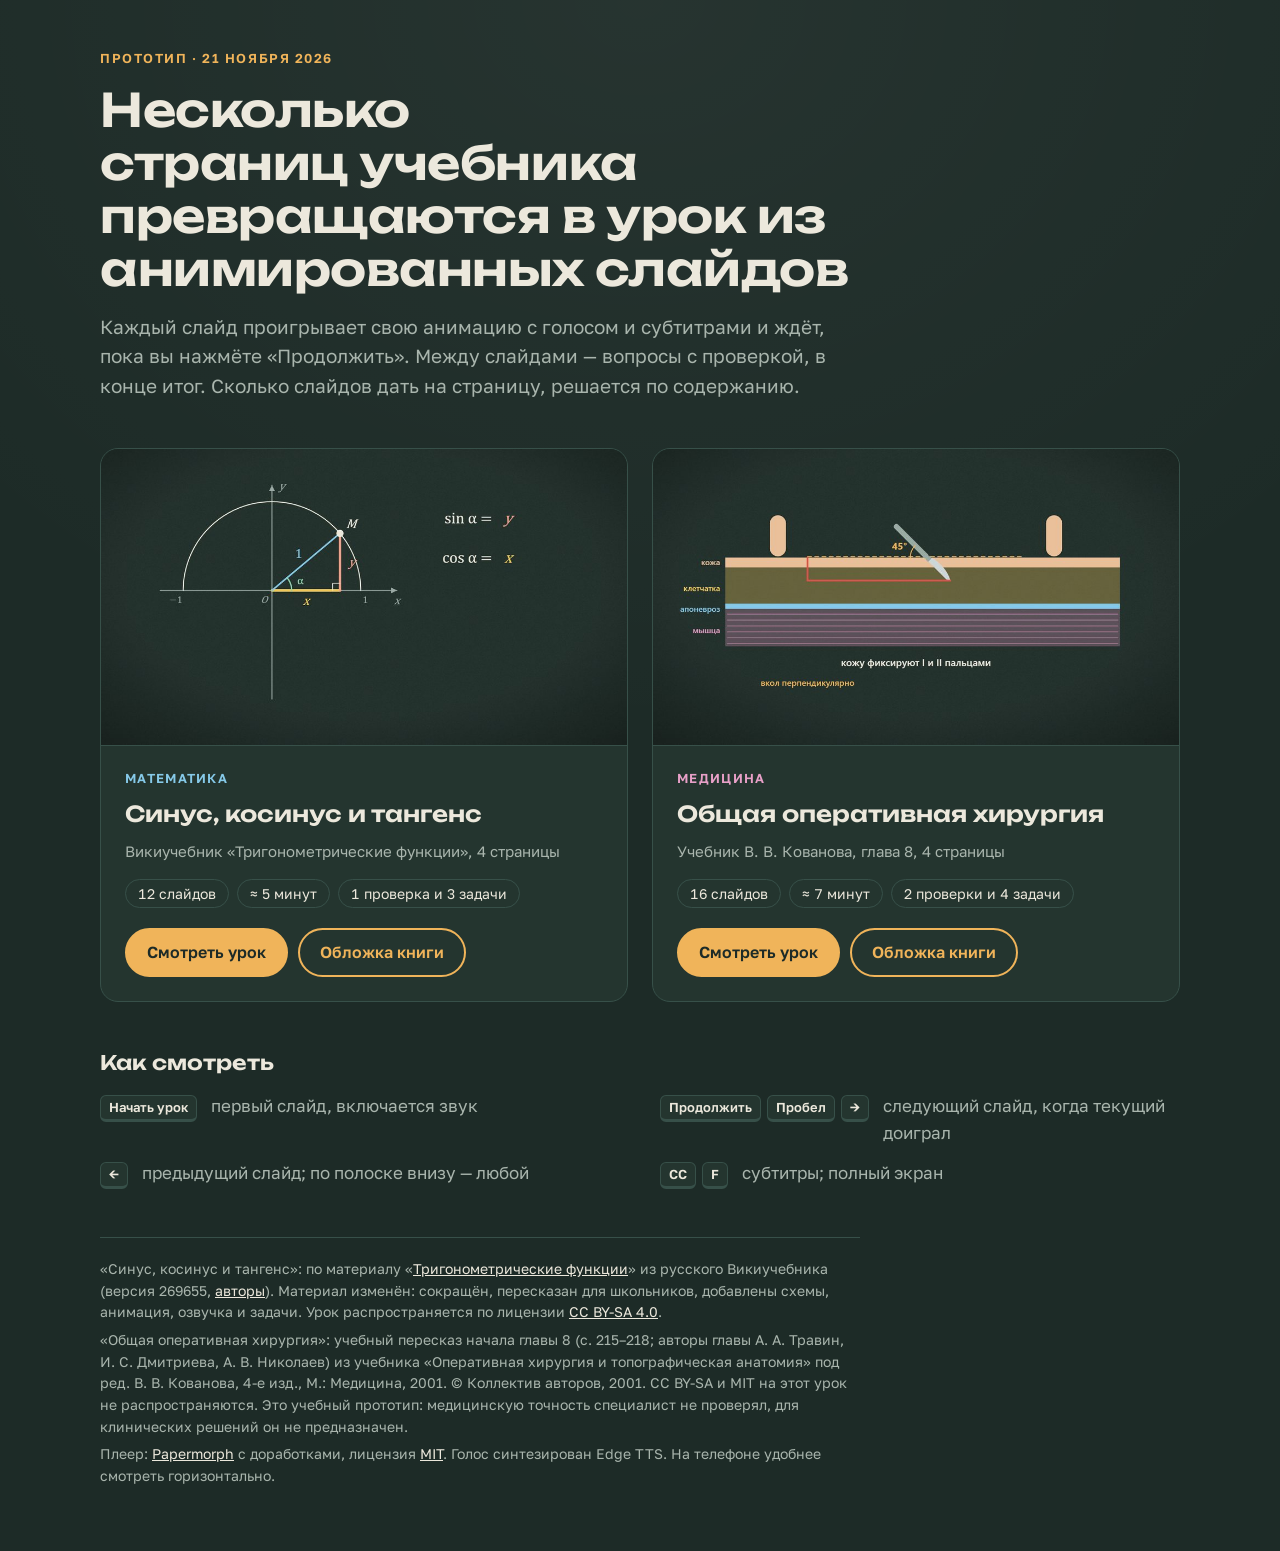
<file: index.html>
<!doctype html>
<html lang="ru">
<head>
<meta charset="utf-8">
<meta name="viewport" content="width=device-width, initial-scale=1, viewport-fit=cover">
<meta name="robots" content="noindex">
<title>Учебники в слайдах</title>
<link rel="preconnect" href="https://fonts.googleapis.com">
<link rel="preconnect" href="https://fonts.gstatic.com" crossorigin>
<link rel="stylesheet" href="https://fonts.googleapis.com/css2?family=Golos+Text:wght@400;500;600&family=Unbounded:wght@500;600&display=swap">
<style>
/* Layout: one chalkboard column — the thesis, two lesson cards side by side (stacked on a phone), then the keys.
   A single dark look on purpose: it is the board the lessons themselves are drawn on. */
:root {
  --board: #1d2b27;      /* the lessons' chalkboard */
  --panel: #24352f;      /* a card on the board */
  --edge: #375049;
  --chalk: #ece8dc;      /* text */
  --dim: #a9b5ad;        /* secondary text, 7:1 on the board */
  --task: #f0b45a;       /* the lessons' own orange: actions */
  --sky: #86c9e8;        /* maths card */
  --font-display: "Unbounded", "Segoe UI", system-ui, sans-serif;
  --font-body: "Golos Text", "Segoe UI", system-ui, -apple-system, sans-serif;
  color-scheme: dark;
}
body {
  background: var(--board); color: var(--chalk); font: 17px/1.55 var(--font-body);
  padding-left: max(16px, env(safe-area-inset-left, 0px)); padding-right: max(16px, env(safe-area-inset-right, 0px));
  padding-block: 48px 64px;
  background-image: radial-gradient(120% 80% at 50% 0%, rgba(255, 255, 255, .045), transparent 60%);
}
.wrap { max-width: 1080px; margin: 0 auto; display: grid; gap: 48px; }
header { display: grid; gap: 16px; max-width: 760px; }
.eyebrow { font-size: 13px; letter-spacing: .12em; text-transform: uppercase; color: var(--task); font-weight: 600; margin: 0; }
h1 { font: 600 clamp(28px, 4.4vw, 46px)/1.15 var(--font-display); margin: 0; text-wrap: balance; letter-spacing: -.01em; }
.lede { margin: 0; color: var(--dim); font-size: 19px; max-width: 64ch; }
.lessons { display: grid; grid-template-columns: repeat(auto-fit, minmax(min(100%, 420px), 1fr)); gap: 24px; }
.lesson { background: var(--panel); border: 1px solid var(--edge); border-radius: 18px; overflow: hidden; display: grid; grid-template-rows: auto 1fr; min-width: 0; }
.lesson img { display: block; width: 100%; height: auto; max-width: 100%; aspect-ratio: 16 / 9; object-fit: cover; border-bottom: 1px solid var(--edge); }
.body { padding: 22px 24px 24px; display: grid; gap: 12px; align-content: start; }
.subject { font-size: 13px; letter-spacing: .1em; text-transform: uppercase; font-weight: 600; margin: 0; }
.lesson.maths .subject { color: var(--sky); }
.lesson.surgery .subject { color: #e8a0c8; }
h2 { font: 600 22px/1.25 var(--font-display); margin: 0; text-wrap: balance; }
.source { margin: 0; color: var(--dim); font-size: 15px; }
.facts { display: flex; flex-wrap: wrap; gap: 8px; margin: 4px 0 0; padding: 0; list-style: none; }
.facts li { border: 1px solid var(--edge); border-radius: 999px; padding: 3px 12px; font-size: 14px; color: var(--chalk); font-variant-numeric: tabular-nums; }
.acts { display: flex; flex-wrap: wrap; gap: 10px; margin-top: 8px; }
.btn { display: inline-flex; align-items: center; gap: 8px; text-decoration: none; font-weight: 600; font-size: 16px; border-radius: 999px; padding: 10px 20px; border: 2px solid var(--task); }
.btn.go { background: var(--task); color: #1d2b27; }
.btn.quiet { color: var(--task); }
.btn:hover { filter: brightness(1.08); }
.btn:focus-visible { outline: 3px solid var(--chalk); outline-offset: 3px; }
.how { display: grid; gap: 18px; }
.how h2 { font-size: 20px; }
.keys { display: grid; grid-template-columns: repeat(auto-fit, minmax(min(100%, 460px), 1fr)); gap: 14px 40px; margin: 0; }
.keys div { display: grid; grid-template-columns: max-content minmax(0, 1fr); gap: 14px; align-items: baseline; min-width: 0; }
.keys dt { display: flex; gap: 6px; flex-wrap: wrap; }
.keys dd { margin: 0; color: var(--dim); min-width: 0; }
kbd { font: 600 13px/1 var(--font-body); color: var(--chalk); border: 1px solid var(--edge); border-bottom-width: 3px; border-radius: 6px; padding: 5px 8px; background: var(--panel); white-space: nowrap; }
footer { color: var(--dim); font-size: 14px; border-top: 1px solid var(--edge); padding-top: 20px; display: grid; gap: 6px; max-width: 760px; }
footer p { margin: 0; }
@media (prefers-reduced-motion: no-preference) { .btn { transition: filter .15s; } }
body { margin: 0; }
footer a { color: var(--chalk); }
</style>
</head>
<body>

<div class="wrap">
  <header>
    <p class="eyebrow">Прототип · 21 ноября 2026</p>
    <h1>Несколько страниц учебника превращаются в урок из анимированных слайдов</h1>
    <p class="lede">Каждый слайд проигрывает свою анимацию с голосом и субтитрами и ждёт, пока вы нажмёте «Продолжить». Между слайдами — вопросы с проверкой, в конце итог. Сколько слайдов дать на страницу, решается по содержанию.</p>
  </header>

  <section class="lessons" aria-label="Уроки">
    <article class="lesson maths">
      <img src="img/trig.jpg" alt="Слайд урока: единичная окружность, точка M, синус и косинус как координаты" width="960" height="540">
      <div class="body">
        <p class="subject">Математика</p>
        <h2>Синус, косинус и тангенс</h2>
        <p class="source">Викиучебник «Тригонометрические функции», 4 страницы</p>
        <ul class="facts"><li>12 слайдов</li><li>≈ 5 минут</li><li>1 проверка и 3 задачи</li></ul>
        <div class="acts">
          <a class="btn go" href="trigonometry-ru/ch01/index.html">Смотреть урок</a>
          <a class="btn quiet" href="trigonometry-ru/index.html">Обложка книги</a>
        </div>
      </div>
    </article>
    <article class="lesson surgery">
      <img src="img/surgery.jpg" alt="Слайд урока: разрез кожи скальпелем под углом 45° через кожу и клетчатку" width="960" height="540">
      <div class="body">
        <p class="subject">Медицина</p>
        <h2>Общая оперативная хирургия</h2>
        <p class="source">Учебник В. В. Кованова, глава 8, 4 страницы</p>
        <ul class="facts"><li>16 слайдов</li><li>≈ 7 минут</li><li>2 проверки и 4 задачи</li></ul>
        <div class="acts">
          <a class="btn go" href="kovanov-ru/ch01/index.html">Смотреть урок</a>
          <a class="btn quiet" href="kovanov-ru/index.html">Обложка книги</a>
        </div>
      </div>
    </article>
  </section>

  <section class="how" aria-labelledby="howTitle">
    <h2 id="howTitle">Как смотреть</h2>
    <dl class="keys">
      <div><dt><kbd>Начать урок</kbd></dt><dd>первый слайд, включается звук</dd></div>
      <div><dt><kbd>Продолжить</kbd><kbd>Пробел</kbd><kbd>→</kbd></dt><dd>следующий слайд, когда текущий доиграл</dd></div>
      <div><dt><kbd>←</kbd></dt><dd>предыдущий слайд; по полоске внизу — любой</dd></div>
      <div><dt><kbd>CC</kbd><kbd>F</kbd></dt><dd>субтитры; полный экран</dd></div>
    </dl>
  </section>

  <footer>
    <p>«Синус, косинус и тангенс»: по материалу «<a href="https://ru.wikibooks.org/w/index.php?oldid=269655" target="_blank" rel="noopener">Тригонометрические функции</a>» из русского Викиучебника (версия 269655, <a href="https://ru.wikibooks.org/w/index.php?curid=31015&amp;action=history" target="_blank" rel="noopener">авторы</a>). Материал изменён: сокращён, пересказан для школьников, добавлены схемы, анимация, озвучка и задачи. Урок распространяется по лицензии <a href="https://creativecommons.org/licenses/by-sa/4.0/deed.ru" target="_blank" rel="noopener">CC BY-SA 4.0</a>.</p>
    <p>«Общая оперативная хирургия»: учебный пересказ начала главы 8 (с. 215–218; авторы главы А. А. Травин, И. С. Дмитриева, А. В. Николаев) из учебника «Оперативная хирургия и топографическая анатомия» под ред. В. В. Кованова, 4-е изд., М.: Медицина, 2001. © Коллектив авторов, 2001. CC BY-SA и MIT на этот урок не распространяются. Это учебный прототип: медицинскую точность специалист не проверял, для клинических решений он не предназначен.</p>
    <p>Плеер: <a href="https://github.com/DozenTwelve/Papermorph" target="_blank" rel="noopener">Papermorph</a> с доработками, лицензия <a href="LICENSE.txt">MIT</a>. Голос синтезирован Edge TTS. На телефоне удобнее смотреть горизонтально.</p>
  </footer>
</div>
</body>
</html>
</file>
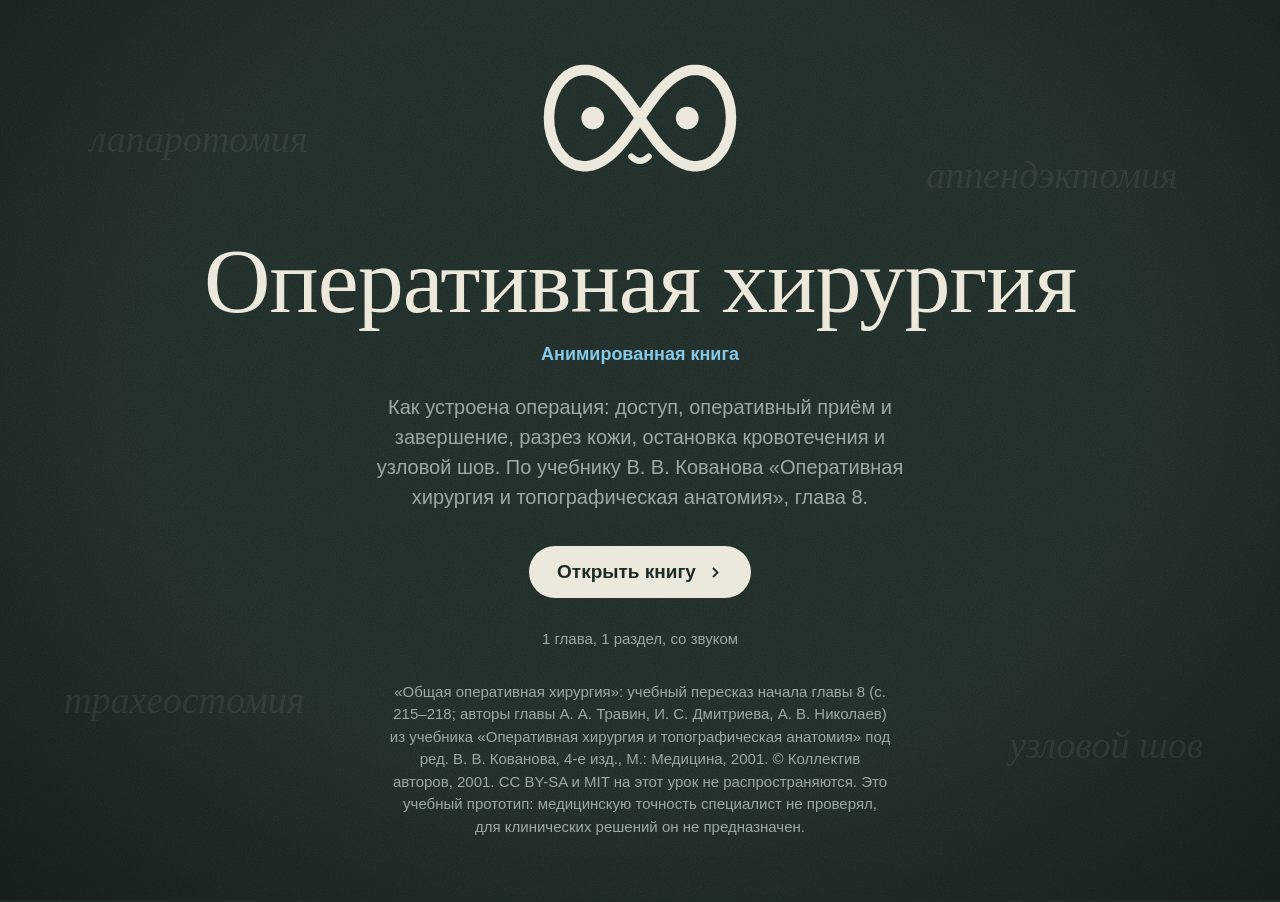
<file: kovanov-ru/index.html>
<!doctype html>
<html lang="ru">
<head>
<meta charset="utf-8">
<meta name="viewport" content="width=device-width, initial-scale=1">
<meta name="robots" content="noindex">
<title>Оперативная хирургия</title>
<meta name="description" content="Общая оперативная хирургия: этапы операции, разъединение тканей, остановка кровотечения, швы и инструменты. По учебнику под ред. В. В. Кованова.">
<link rel="icon" href="data:image/svg+xml,%3Csvg xmlns='http://www.w3.org/2000/svg' viewBox='0 0 64 64'%3E%3Crect width='64' height='64' rx='14' fill='%231d2b27'/%3E%3Ctext x='32' y='45' text-anchor='middle' font-size='48' fill='%23f0b45a'%3E∞%3C/text%3E%3C/svg%3E">
<link rel="stylesheet" href="lib/units.css">
<link rel="stylesheet" href="lib/contents.css">
<script src="lib/units.js"></script>
<script src="lib/contents.js"></script>
<script src="unit-art.js"></script>
<!-- <script src="refs.js"></script>  a book that cites works: its reference list, built by the skill's scripts/refs.py -->
<link rel="expect" href="#ch01" blocking="render">
<!-- The book's own look, if it differs from the chalkboard: override the tokens of lib/contents.css here. A light look
     sets them all, since the chapter cards (--panel) and their text (--chalk, --dim) change together, and replaces the
     chalkboard's dark vignette (body::before); the notebook books' cover (site/physics-notebook/) draws lined paper there:
<style>
:root { --page: #d9d3c4; --board: #fcfaf3; --panel: #fffdf8; --edge: #d4ccb8;
  --chalk: #26241f; --dim: #6c665a; --faint: #a39b8a; --task: #c4327a; --quiz: #2a7dbb; --good: #2f8a54;
  --top-bg: rgba(252, 250, 243, .9); --top-line: #ddd5c3; --lift: rgba(60, 50, 30, .18); color-scheme: light; }
body::before { background: none; }
</style> -->
</head>
<body>
<section id="cover">
  <div class="chalk" aria-hidden="true"><!-- a few faint formulas or phrases from the book, drawn in chalk -->
    <span style="left:7%;top:13%;--d:1.6">лапаротомия</span>
    <span style="right:8%;top:17%;--d:1.9">аппендэктомия</span>
    <span style="left:5%;bottom:20%;--d:2.2">трахеостомия</span>
    <span style="right:6%;bottom:15%;--d:2.5">узловой шов</span>
  </div>
  <svg class="mascot draw" id="guide" width="210" height="147" aria-hidden="true"></svg>
  <h1>Оперативная хирургия</h1>
  <p class="kicker">Анимированная книга</p>
  <p class="lede">Как устроена операция: доступ, оперативный приём и завершение, разрез кожи, остановка кровотечения и узловой шов. По учебнику В. В. Кованова «Оперативная хирургия и топографическая анатомия», глава 8.</p>
  <div class="acts">
    <a class="btn go" href="#contents" data-t="open">Open the book<svg viewBox="0 0 16 16" aria-hidden="true"><path d="M6 2.5 11.5 8 6 13.5 4.6 12.1 8.7 8 4.6 3.9z"/></svg></a>
    <a class="btn quiet" id="resume" hidden></a>
  </div>
  <p class="meta" id="meta"></p>
  <p class="meta" style="max-width:60ch">«Общая оперативная хирургия»: учебный пересказ начала главы 8 (с. 215–218; авторы главы А. А. Травин, И. С. Дмитриева, А. В. Николаев) из учебника «Оперативная хирургия и топографическая анатомия» под ред. В. В. Кованова, 4-е изд., М.: Медицина, 2001. © Коллектив авторов, 2001. CC BY-SA и MIT на этот урок не распространяются. Это учебный прототип: медицинскую точность специалист не проверял, для клинических решений он не предназначен.</p>
</section>

<main id="contents">
  <header class="top">
    <a class="home" href="#book" aria-label="Back to the cover" data-t-label="toCover"><svg class="mascot" id="guideSmall" width="52" height="36" aria-hidden="true"></svg><strong>Оперативная хирургия</strong></a>
    <span class="prog" id="prog"></span>
  </header>
  <div id="units"></div>
  <p class="refs-more" id="refsMore" hidden><a href="#references"><b data-t="references">References</b><span id="refsCount"></span><i data-t="viewAll">View all →</i></a></p>
</main>

<main id="refpage" aria-labelledby="refsTitle">
  <header class="top">
    <a class="back" href="#contents" data-t="backToContents">← Contents</a>
    <span class="rp-book" id="rpBook"></span>
  </header>
  <section class="refs" id="references">
    <h1 id="refsTitle" tabindex="-1" data-t="references">References</h1>
    <p class="lead" data-t="refsLead">Every work cited in the lessons.</p>
    <ol id="refList"></ol>
  </section>
</main>

<script>
// Units and chapters are numbered in order from start (a book whose scope starts mid-way, e.g. at unit 3, chapter 9,
// keeps the original numbers). Add a chapter here when its lesson is ready.
Contents.book({
  start: { unit: 1, chapter: 1 },
  units: [   // [unit title, [[chapter title, minutes], ...]]
    ['Общая оперативная хирургия', [['Общая оперативная хирургия', 7]]],
  ],
  hues: ['#f4a48c', '#86c9e8', '#f3c95c', '#e8a0c8', '#8fd6b0', '#bba8ee', '#f0b45a'],   // one colour per unit, cycling
});
</script>
</body>
</html>
</file>
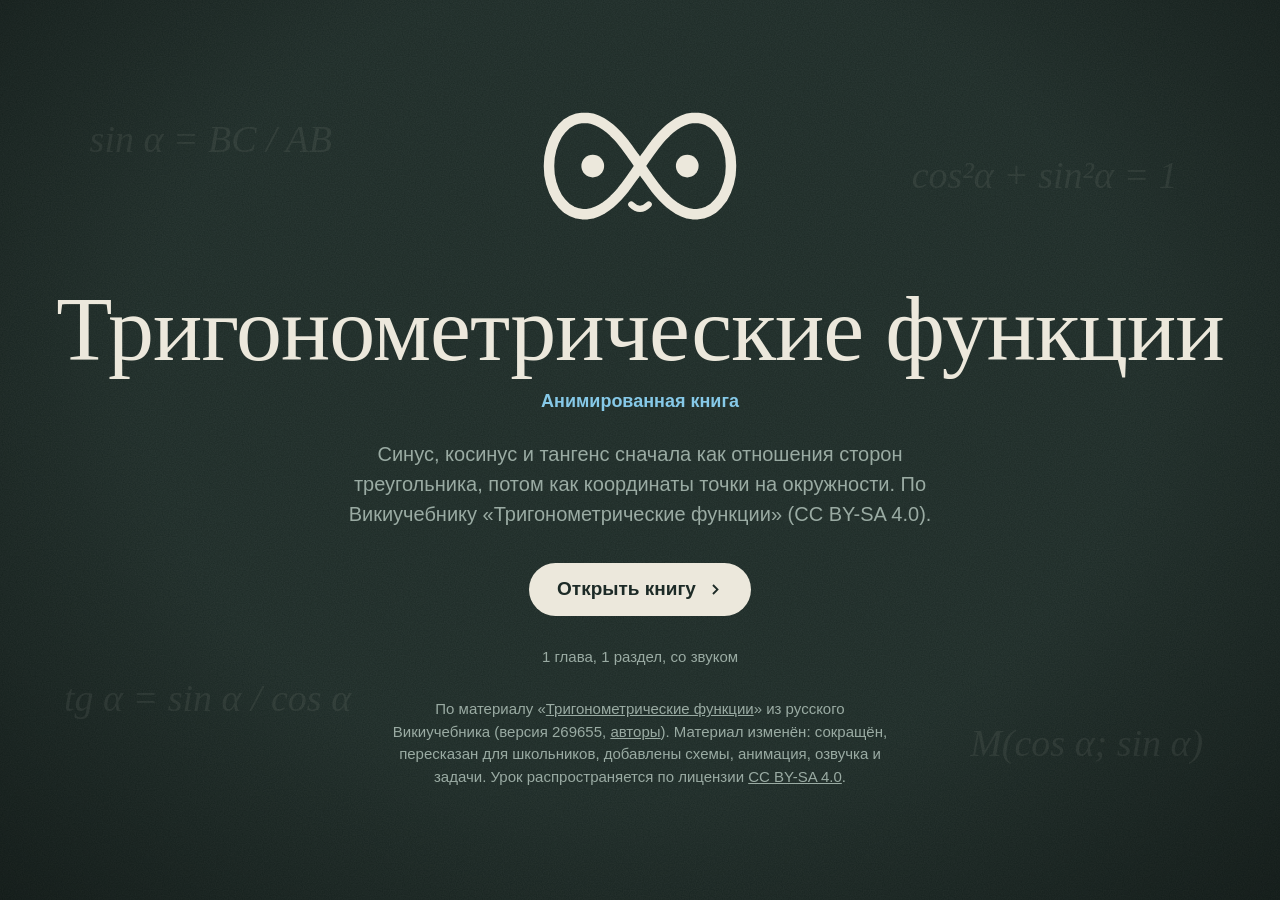
<file: trigonometry-ru/index.html>
<!doctype html>
<html lang="ru">
<head>
<meta charset="utf-8">
<meta name="viewport" content="width=device-width, initial-scale=1">
<meta name="robots" content="noindex">
<title>Тригонометрические функции</title>
<meta name="description" content="Синус, косинус и тангенс: от прямоугольного треугольника к единичной окружности. По Викиучебнику, CC BY-SA 4.0.">
<link rel="icon" href="data:image/svg+xml,%3Csvg xmlns='http://www.w3.org/2000/svg' viewBox='0 0 64 64'%3E%3Crect width='64' height='64' rx='14' fill='%231d2b27'/%3E%3Ctext x='32' y='45' text-anchor='middle' font-size='48' fill='%23f0b45a'%3E∞%3C/text%3E%3C/svg%3E">
<link rel="stylesheet" href="lib/units.css">
<link rel="stylesheet" href="lib/contents.css">
<script src="lib/units.js"></script>
<script src="lib/contents.js"></script>
<script src="unit-art.js"></script>
<!-- <script src="refs.js"></script>  a book that cites works: its reference list, built by the skill's scripts/refs.py -->
<link rel="expect" href="#ch01" blocking="render">
<!-- The book's own look, if it differs from the chalkboard: override the tokens of lib/contents.css here. A light look
     sets them all, since the chapter cards (--panel) and their text (--chalk, --dim) change together, and replaces the
     chalkboard's dark vignette (body::before); the notebook books' cover (site/physics-notebook/) draws lined paper there:
<style>
:root { --page: #d9d3c4; --board: #fcfaf3; --panel: #fffdf8; --edge: #d4ccb8;
  --chalk: #26241f; --dim: #6c665a; --faint: #a39b8a; --task: #c4327a; --quiz: #2a7dbb; --good: #2f8a54;
  --top-bg: rgba(252, 250, 243, .9); --top-line: #ddd5c3; --lift: rgba(60, 50, 30, .18); color-scheme: light; }
body::before { background: none; }
</style> -->
</head>
<body>
<section id="cover">
  <div class="chalk" aria-hidden="true"><!-- a few faint formulas or phrases from the book, drawn in chalk -->
    <span style="left:7%;top:13%;--d:1.6">sin α = BC / AB</span>
    <span style="right:8%;top:17%;--d:1.9">cos²α + sin²α = 1</span>
    <span style="left:5%;bottom:20%;--d:2.2">tg α = sin α / cos α</span>
    <span style="right:6%;bottom:15%;--d:2.5">M(cos α; sin α)</span>
  </div>
  <svg class="mascot draw" id="guide" width="210" height="147" aria-hidden="true"></svg>
  <h1>Тригонометрические функции</h1>
  <p class="kicker">Анимированная книга</p>
  <p class="lede">Синус, косинус и тангенс сначала как отношения сторон треугольника, потом как координаты точки на окружности. По Викиучебнику «Тригонометрические функции» (CC BY-SA 4.0).</p>
  <div class="acts">
    <a class="btn go" href="#contents" data-t="open">Open the book<svg viewBox="0 0 16 16" aria-hidden="true"><path d="M6 2.5 11.5 8 6 13.5 4.6 12.1 8.7 8 4.6 3.9z"/></svg></a>
    <a class="btn quiet" id="resume" hidden></a>
  </div>
  <p class="meta" id="meta"></p>
  <p class="meta" style="max-width:60ch">По материалу «<a href="https://ru.wikibooks.org/w/index.php?oldid=269655" target="_blank" rel="noopener">Тригонометрические функции</a>» из русского Викиучебника (версия 269655, <a href="https://ru.wikibooks.org/w/index.php?curid=31015&amp;action=history" target="_blank" rel="noopener">авторы</a>). Материал изменён: сокращён, пересказан для школьников, добавлены схемы, анимация, озвучка и задачи. Урок распространяется по лицензии <a href="https://creativecommons.org/licenses/by-sa/4.0/deed.ru" target="_blank" rel="noopener">CC BY-SA 4.0</a>.</p>
</section>

<main id="contents">
  <header class="top">
    <a class="home" href="#book" aria-label="Back to the cover" data-t-label="toCover"><svg class="mascot" id="guideSmall" width="52" height="36" aria-hidden="true"></svg><strong>Тригонометрические функции</strong></a>
    <span class="prog" id="prog"></span>
  </header>
  <div id="units"></div>
  <p class="refs-more" id="refsMore" hidden><a href="#references"><b data-t="references">References</b><span id="refsCount"></span><i data-t="viewAll">View all →</i></a></p>
</main>

<main id="refpage" aria-labelledby="refsTitle">
  <header class="top">
    <a class="back" href="#contents" data-t="backToContents">← Contents</a>
    <span class="rp-book" id="rpBook"></span>
  </header>
  <section class="refs" id="references">
    <h1 id="refsTitle" tabindex="-1" data-t="references">References</h1>
    <p class="lead" data-t="refsLead">Every work cited in the lessons.</p>
    <ol id="refList"></ol>
  </section>
</main>

<script>
// Units and chapters are numbered in order from start (a book whose scope starts mid-way, e.g. at unit 3, chapter 9,
// keeps the original numbers). Add a chapter here when its lesson is ready.
Contents.book({
  start: { unit: 1, chapter: 1 },
  units: [   // [unit title, [[chapter title, minutes], ...]]
    ['Тригонометрические функции', [['Синус, косинус и тангенс', 5]]],
  ],
  hues: ['#f4a48c', '#86c9e8', '#f3c95c', '#e8a0c8', '#8fd6b0', '#bba8ee', '#f0b45a'],   // one colour per unit, cycling
});
</script>
</body>
</html>
</file>
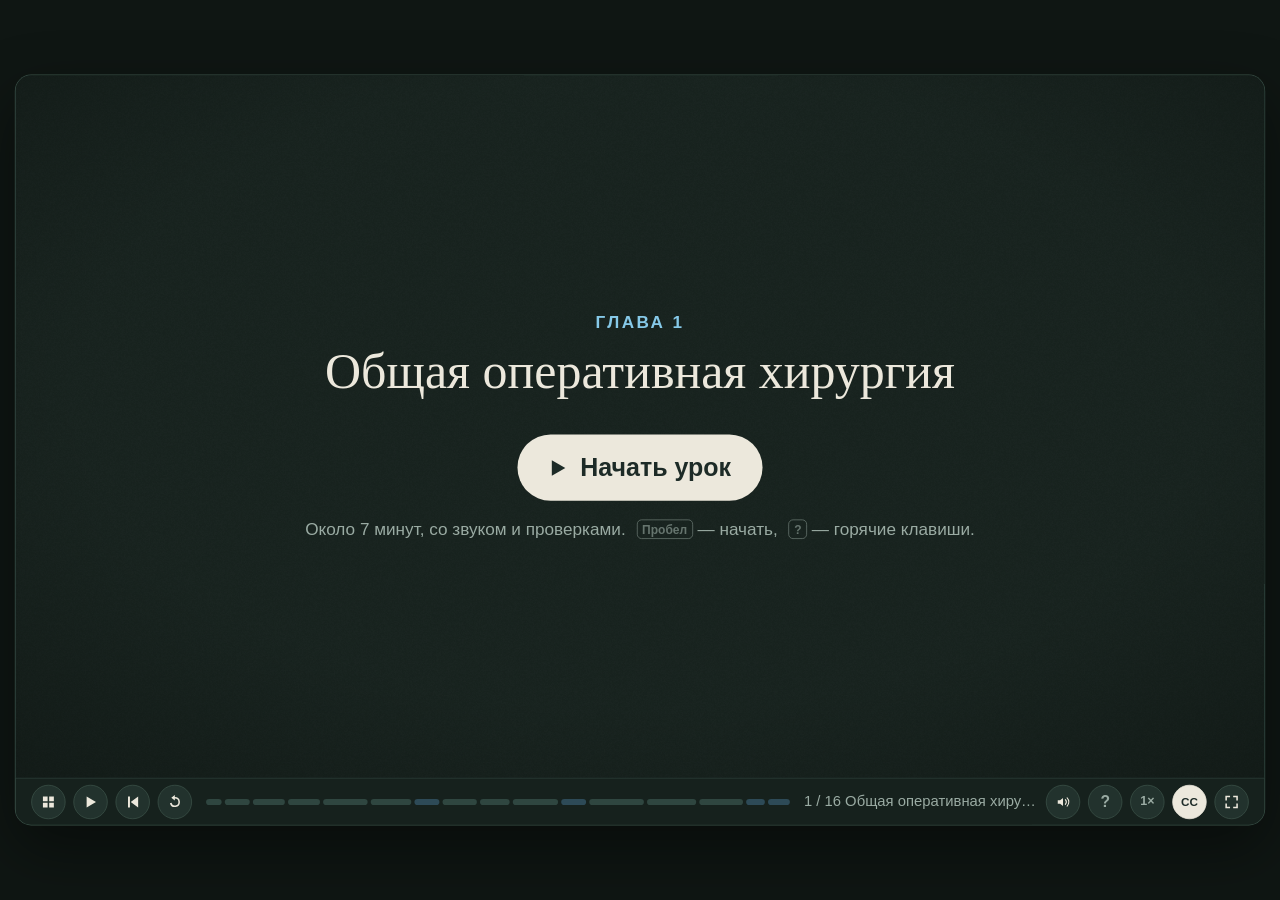
<file: kovanov-ru/ch01/index.html>
<!doctype html>
<html lang="ru">
<head>
<meta charset="utf-8">
<meta name="viewport" content="width=device-width, initial-scale=1">
<meta name="robots" content="noindex">
<title>Общая оперативная хирургия</title>
<link rel="stylesheet" href="../lib/engine.css">
<link rel="expect" href="#bar" blocking="render"><!-- hold the first frame until the player exists, so the page transition can run -->
</head>
<body>
<script src="../lib/engine.js"></script>
<script src="audio/ru/timings.js"></script>
<script>
'use strict';
// <html lang> sets the interface text, language the audio folder: keep both, and the timings path above, in the book's language.
const CHAPTER = { number: 1, title: 'Общая оперативная хирургия', minutes: 7, language: 'ru' };

/* ---------- colours: one meaning each across the chapter (style.json look.meaning) ---------- */
const SKIN = '#e9c09a', FAT = COL.int, APO = COL.whole, MUS = COL.rat, BLOOD = '#e0524a', THREAD = COL.irr, STEEL = '#cfd6d8', ORGAN = COL.real;
const WOUND = '#3a2225';   // the inside of an open wound

/* ---------- chapter drawing helpers ---------- */
const lbl = (p, str, x, y, { size = 30, fill = COL.chalk, anchor = 'middle', weight = 500, o = 0 } = {}) => T(p, str, { x, y, size, fill, anchor, weight, o });
const seg = (p, x1, y1, x2, y2, stroke = COL.chalk, w = 4, o = {}) => path(p, `M${x1} ${y1}L${x2} ${y2}`, { stroke, 'stroke-width': w }, o);
function box(p, x, y, w, h, fill, { rx = 0, stroke = 'none', sw = 0, fo = 1 } = {}) {
  return mk('rect', { x, y, width: w, height: h, rx, fill, 'fill-opacity': fo, stroke, 'stroke-width': sw }, p);
}
// A rounded label: an outline in its colour around the words.
function pill(p, str, x, y, { fill = COL.chalk, size = 28, o = 0 } = {}) {
  const g = G(p, { x, y, o }), w = uiW(str, size) + 40;
  box(g, -w / 2, -size * 1.02, w, size * 1.45, 'none', { rx: size * .72, stroke: fill, sw: 2.5 });
  T(g, str, { size, fill, anchor: 'middle', weight: 600 });
  return g;
}
// An arrow from (x1, y1) to (x2, y2), hidden until shown.
function arr(p, x1, y1, x2, y2, stroke = COL.dim, w = 3) {
  const g = G(p, { o: 0 }), a = Math.atan2(y2 - y1, x2 - x1), h = 14;
  path(g, `M${x1} ${y1}L${x2} ${y2}`, { stroke, 'stroke-width': w });
  const pt = da => `${(x2 - h * Math.cos(a + da)).toFixed(1)} ${(y2 - h * Math.sin(a + da)).toFixed(1)}`;
  path(g, `M${x2} ${y2}L${pt(-.45)}L${pt(.45)}Z`, { fill: stroke, stroke: 'none' });
  return g;
}
// One line of explanation under the picture, shown from t0 and, if t1 is given, gone at t1.
function say(p, str, t0, t1, { y = 690, fill = COL.chalk, size = 30 } = {}) {
  const e = lbl(p, str, 800, y, { size, fill, weight: 600 });
  show(e, t0, .4);
  if (t1 !== undefined) hide(e, t1, .3);
  return e;
}

// The soft tissues in a side view: skin, fat, aponeurosis and muscle between x0 and x1, with their names on the left.
const LY = { top: 330, fat: 360, apo: 470, mus: 486, bottom: 600 };
function layers(p, x0, x1, t0, { names = true } = {}) {
  const g = G(p, { o: 0 }), w = x1 - x0;
  box(g, x0, LY.top, w, LY.fat - LY.top, SKIN);
  box(g, x0, LY.fat, w, LY.apo - LY.fat, FAT, { fo: .32 });
  box(g, x0, LY.apo, w, LY.mus - LY.apo, APO);
  box(g, x0, LY.mus, w, LY.bottom - LY.mus, MUS, { fo: .28 });
  for (let y = LY.mus + 16; y < LY.bottom - 6; y += 18) seg(g, x0 + 6, y, x1 - 6, y, MUS, 2, { o: .7 });   // the muscle's fibres
  if (names) [['кожа', 345, SKIN], ['клетчатка', 424, FAT], ['апоневроз', 487, APO], ['мышца', 552, MUS]]
    .forEach(([s, y, c]) => T(g, s, { x: x0 - 16, y: y + 8, size: 24, fill: c, anchor: 'end', weight: 600 }));
  show(g, t0, .6);
  return g;
}
// A scalpel whose blade tip is at the group's origin: mv moves it, rot turns it about the tip (r 0: upright).
function scalpel(p, x, y, { s = .8, r = 0, o = 0 } = {}) {
  const mv = G(p, { x, y, s, o }), rot = G(mv, { r });
  path(rot, 'M0 0C16 -26 22 -70 12 -112L-8 -112L-8 -14Z', { fill: STEEL, stroke: 'none' });   // the blade, its belly forward
  box(rot, -10, -124, 20, 14, COL.dim, { rx: 3 });
  box(rot, -10, -300, 20, 178, COL.dim, { rx: 9 });
  return { mv, rot };
}
// A closed haemostatic clamp: the tips of its jaws at the origin, the rings above.
function clamp(p, x, y, { s = 1, r = 0, o = 0, color = STEEL } = {}) {
  const g = G(p, { x, y, s, r, o });
  path(g, 'M-3 0L-6 -92L-42 -238', { stroke: color, 'stroke-width': 7 });
  path(g, 'M3 0L6 -92L42 -238', { stroke: color, 'stroke-width': 7 });
  mk('circle', { cx: -52, cy: -262, r: 24, fill: 'none', stroke: color, 'stroke-width': 6 }, g);
  mk('circle', { cx: 52, cy: -262, r: 24, fill: 'none', stroke: color, 'stroke-width': 6 }, g);
  mk('circle', { cx: 0, cy: -92, r: 7, fill: color }, g);
  return g;
}
// Drops of blood running from (x, y) down and to the right until the clock reaches `until`.
function bleed(p, x, y, until, D) {
  const drops = [0, 1, 2, 3].map(() => mk('circle', { r: 8, fill: BLOOD, opacity: 0 }, p));
  clockRun(t => drops.forEach((c, k) => {
    const q = (t * 1.2 + k / 4) % 1, on = t < until;
    c.setAttribute('cx', (x + 10 + q * 46).toFixed(1));
    c.setAttribute('cy', (y + 8 + q * 64 + q * q * 30).toFixed(1));
    c.setAttribute('opacity', on ? (1 - q).toFixed(2) : 0);
  }), D);
}

/* ---------- beats: [id, title, run(m, D), { ask }?] ---------- */
const BEATS = [
  ['intro', 'Общая оперативная хирургия', (m, D) => {
    const g = G(scene, { o: 0, y: 24 });
    S.panel = g;
    T(g, 'Кованов · Оперативная хирургия · Глава 8', { x: 800, y: 300, size: 30, fill: COL.dim, anchor: 'middle' });
    T(g, 'Общая оперативная хирургия', { x: 800, y: 410, size: 80, weight: 600, anchor: 'middle' });
    tw(g, { o: 1, y: 0 }, .2, 1.1, out);
    const r = lbl(scene, 'операция, разъединение и соединение тканей', 800, 520, { size: 36, fill: COL.dim });
    show(r, m('sub'));
    const sc = scalpel(g, 700, 690, { s: .6, r: -70, o: 1 });
    put(sc.mv, { o: 0 }); show(sc.mv, m('sub', .6), .5);
    tw(sc.mv, { x: 900 }, m('sub', .8), 1.6, io);
    draw(seg(g, 700, 690, 900, 690, BLOOD, 4, { d: 0 }), m('sub', .8), 1.6, io);
    tw(g, { o: 0, y: -24 }, D - .9, .8); hide(r, D - .9, .8);
  }],
  ['operation', 'Что такое операция', (m, D) => {
    const p = panel(0);
    show(lbl(p, 'Хирургическая операция', 800, 140, { size: 30, fill: COL.dim }), .2);
    const X0 = 430, X1 = 1170, XM = 800;
    const half = (x0, x1) => {
      const g = G(p, { o: 0 });
      box(g, x0, 250, x1 - x0, 26, SKIN); box(g, x0, 276, x1 - x0, 80, FAT, { fo: .32 });
      box(g, x0, 356, x1 - x0, 14, APO); box(g, x0, 370, x1 - x0, 80, MUS, { fo: .28 });
      return g;
    };
    const L = half(X0, XM), R = half(XM, X1);
    show(L, .3, .6); show(R, .3, .6);
    const names = G(p, { o: 0 });
    [['кожа', 270, SKIN], ['клетчатка', 322, FAT], ['апоневроз', 370, APO], ['мышца', 418, MUS]]
      .forEach(([s, y, c]) => T(names, s, { x: X0 - 130, y, size: 24, fill: c, anchor: 'end', weight: 600 }));
    show(names, .6, .5);
    const organ = G(p, { x: XM, y: 530, o: 0 });   // drawn about its centre, so a pulse scales it in place
    mk('ellipse', { rx: 210, ry: 56, fill: ORGAN, 'fill-opacity': .3, stroke: ORGAN, 'stroke-width': 3 }, organ);
    show(organ, .5, .6);
    const cut = seg(p, XM, 240, XM, 455, BLOOD, 4, { d: 0 });
    draw(cut, m('cut'), .6); hide(cut, m('cut', 1.1), .3);
    tw(L, { x: -120 }, m('cut', .9), 1, io); tw(R, { x: 120 }, m('cut', .9), 1, io);
    show(lbl(p, 'больной орган', XM, 540, { size: 28, fill: COL.chalk, weight: 600 }), m('organ'), .4);
    pulse(organ, m('organ', .2), 1.06);
    const act = G(p, { x: XM + 165, y: 515, o: 0 });
    mk('circle', { r: 22, fill: 'none', stroke: COL.task, 'stroke-width': 4 }, act);
    show(act, m('act'), .3); pulse(act, m('act', .3), 1.4);
    tw(L, { x: 0 }, m('join'), 1, io); tw(R, { x: 0 }, m('join'), 1, io);
    draw(path(p, `M${XM - 30} 252Q${XM} 380 ${XM + 30} 252`, { stroke: THREAD, 'stroke-width': 5 }, { d: 0 }), m('join', 1), .6);
    // the four steps under the picture
    const steps = [['разъединить ткани', 'cut', COL.chalk], ['обнажить орган', 'organ', ORGAN], ['лечение или диагностика', 'act', COL.task], ['соединить ткани', 'join', THREAD]];
    const ws = steps.map(([s]) => uiW(s, 26) + 40), gap = 56, total = ws.reduce((a, b) => a + b) + gap * 3;
    let x = 800 - total / 2;
    steps.forEach(([s, mark, c], i) => {
      const cx = x + ws[i] / 2;
      show(pill(p, s, cx, 680, { fill: c, size: 26 }), m(mark), .4);
      if (i) show(arr(p, x - gap + 10, 671, x - 10, 671), m(mark), .3);
      x += ws[i] + gap;
    });
    show(lbl(p, 'Оперативная хирургия — учение о способах и правилах операций', 800, 205, { size: 32, fill: COL.task, weight: 600 }), m('subject'), .5);
  }],
  ['stages', 'Три этапа', (m, D) => {
    const p = panel(0);
    show(lbl(p, 'Три этапа операции', 800, 150, { size: 32, fill: COL.dim }), .2);
    [['access', '1', 'Оперативный доступ', ['обнажает орган'], APO],
     ['main', '2', 'Оперативный приём', ['главный этап:', 'вскрыть гнойник,', 'удалить поражённый орган'], COL.task],
     ['close', '3', 'Завершение', ['восстановить ткани,', 'осушить рану, дренаж,', 'послойно ушить рану'], THREAD]].forEach(([mark, n, title, lines, c], i) => {
      const x = 300 + i * 500, g = G(p, { y: 20, o: 0 });
      box(g, x - 210, 240, 420, 380, 'none', { rx: 24, stroke: c, sw: 3 });
      mk('circle', { cx: x, cy: 305, r: 32, fill: c }, g);
      T(g, n, { x, y: 317, size: 34, fill: COL.board, weight: 700, anchor: 'middle' });
      T(g, title, { x, y: 400, size: 32, fill: c, weight: 600, anchor: 'middle' });
      lines.forEach((s, k) => T(g, s, { x, y: 462 + k * 44, size: 27, anchor: 'middle' }));
      tw(g, { o: 1, y: 0 }, m(mark), .6, out);
      if (i) show(arr(p, x - 280, 430, x - 220, 430), m(mark), .4);
    });
  }],
  ['access', 'Доступ', (m, D) => {
    const p = panel(0);
    // left: a wide access straight above the focus
    const g = G(p, { o: 0 }), X0 = 140, X1 = 740, F = [470, 452];
    box(g, X0, 220, X1 - X0, 20, SKIN); box(g, X0, 240, X1 - X0, 70, FAT, { fo: .32 }); box(g, X0, 310, X1 - X0, 70, MUS, { fo: .28 });
    mk('ellipse', { cx: 440, cy: 450, rx: 170, ry: 48, fill: ORGAN, 'fill-opacity': .3, stroke: ORGAN, 'stroke-width': 3 }, g);
    mk('circle', { cx: F[0], cy: F[1], r: 13, fill: BLOOD }, g);
    T(g, 'очаг', { x: F[0] + 26, y: F[1] + 9, size: 24, fill: BLOOD, weight: 600 });
    show(g, .2, .6);
    const hole = path(p, '', { fill: WOUND, stroke: BLOOD, 'stroke-width': 2 });
    const open = w => hole.setAttribute('d', `M${F[0] - w} 220L${F[0] - 10} 400L${F[0] + 10} 400L${F[0] + w} 220Z`);
    open(0);
    prog(q => open(14 * q), m('near'), .5);
    prog(q => open(14 + 130 * q), m('wide'), 1.1, io);
    const reqs = [['near', 'как можно ближе к очагу'], ['wide', 'достаточно широко'], ['gentle', 'малотравматично']];
    reqs.forEach(([mark, s], i) => {
      const r = G(p, { o: 0 });
      T(r, '✓', { x: 210, y: 590 + i * 50, size: 32, fill: THREAD, weight: 700 });
      T(r, s, { x: 250, y: 590 + i * 50, size: 30, weight: 600 });
      show(r, m(mark), .4);
    });
    // right: laparoscopy through three or four cuts of 1 cm
    const lap = G(p, { o: 0 });
    box(lap, 960, 200, 460, 330, 'none', { rx: 130, stroke: SKIN, sw: 4 });
    [[1060, 300], [1320, 300], [1190, 440], [1090, 450]].forEach(([x, y]) => seg(lap, x - 12, y, x + 12, y, BLOOD, 5));
    path(lap, 'M1320 300L1480 170', { stroke: STEEL, 'stroke-width': 8 });
    T(lap, 'лапароскопия:', { x: 1190, y: 600, size: 30, weight: 600, anchor: 'middle' });
    T(lap, '3–4 разреза по 1 см', { x: 1190, y: 645, size: 30, fill: COL.task, weight: 600, anchor: 'middle' });
    show(lap, m('mini'), .6);
    say(p, 'Начинающим — широкий доступ: хороший обзор, меньше ошибок', m('novice'), undefined, { y: 750, fill: COL.task });
  }],
  ['names', 'Названия операций', (m, D) => {
    const p = panel(0);
    show(lbl(p, 'орган + действие = название операции', 800, 150, { size: 30, fill: COL.dim }), .2);
    [['tomy', 'гастро', 'томия', 'желудок', 'рассечение органа, вскрытие просвета', APO],
     ['ectomy', 'аппенд', 'эктомия', 'аппендикс', 'удаление органа', COL.task],
     ['stomy', 'трахео', 'стомия', 'трахея', 'свищ: сообщение с внешней средой', THREAD]].forEach(([mark, root, suf, gloss, mean, c], i) => {
      const y = 270 + i * 125, X = 520, size = 52;
      const rt = T(p, root, { x: X, y, size, weight: 600, anchor: 'end', o: 0 });
      const gl = lbl(p, gloss, X - uiW(root, size) / 2, y + 36, { size: 22, fill: COL.dim });
      const sf = T(p, suf, { x: X + 90, y, size, fill: c, weight: 600, o: 0 });
      show(rt, m(mark), .4); show(gl, m(mark, .2), .4);
      show(sf, m(mark, .5), .3); tw(sf, { x: X }, m(mark, .5), .6, io);
      show(lbl(p, '— ' + mean, 900, y, { size: 30, fill: c, anchor: 'start', weight: 600 }), m(mark, 1.2), .4);
    });
    [['пункция — прокол', 640], ['биопсия — иссечение кусочка ткани для исследования', 690], ['резекция — удаление части органа', 740]]
      .forEach(([s, y], i) => show(lbl(p, s, 800, y, { size: 28, fill: COL.dim }), m('other', i * 1.6), .4));
  }],
  ['kinds', 'Виды операций', (m, D) => {
    const p = panel(0);
    show(lbl(p, 'по цели', 400, 170, { size: 30, fill: COL.dim }), .2);
    show(lbl(p, 'по срокам', 1190, 170, { size: 30, fill: COL.dim }), .2);
    const node = (s, x, y, c, t0, notes = []) => {
      const g = G(p, { o: 0 });
      T(g, s, { x, y, size: 30, fill: c, weight: 600, anchor: 'middle' });
      notes.forEach((n, k) => T(g, n, { x, y: y + 36 + k * 30, size: 23, fill: COL.dim, anchor: 'middle' }));
      show(g, t0, .5);
    };
    const ln = (x1, y1, x2, y2, t0) => draw(seg(p, x1, y1, x2, y2, COL.faint, 3, { d: 0 }), t0, .4);
    ln(400, 188, 280, 262, m('aim')); node('лечебные', 260, 300, COL.task, m('aim'));
    ln(400, 188, 540, 262, m('aim', 1.4)); node('диагностические', 560, 300, APO, m('aim', 1.4), ['уточняют диагноз']);
    ln(240, 316, 170, 410, m('radical')); node('радикальные', 150, 450, COL.task, m('radical'), ['очаг удаляют', 'полностью']);
    ln(280, 316, 370, 410, m('radical', 2)); node('паллиативные', 390, 450, COL.task, m('radical', 2), ['облегчают', 'состояние']);
    draw(seg(p, 880, 420, 1490, 420, COL.dim, 3, { d: 0 }), m('time'), .6);
    show(arr(p, 1470, 420, 1500, 420), m('time', .5), .3);
    [['time', 920, 'экстренные', ['немедленно'], BLOOD], ['urgent', 1170, 'срочные', ['отложены', 'ненадолго'], COL.task],
     ['planned', 1410, 'плановые', ['после полного', 'обследования'], THREAD]].forEach(([mark, x, s, notes, c]) => {
      const g = G(p, { o: 0 });
      mk('circle', { cx: x, cy: 420, r: 11, fill: c }, g);
      T(g, s, { x, y: 385, size: 30, fill: c, weight: 600, anchor: 'middle' });
      notes.forEach((n, k) => T(g, n, { x, y: 470 + k * 32, size: 24, fill: COL.dim, anchor: 'middle' }));
      show(g, m(mark), .4);
    });
  }],
  ['q1', 'Быстрая проверка', () => {
    const p = panel(0);
    show(lbl(p, 'желчный пузырь — по-гречески «холецист»', 800, 300, { size: 40, weight: 600 }), .2);
    show(lbl(p, 'холецист + ?', 800, 420, { size: 52, fill: COL.task, weight: 600 }), .5);
  }, { ask: done => quiz(BAND, [{
    id: 'c-name', prompt: ['Как называется операция удаления желчного пузыря?'],
    build: choice([['холецистотомия'], ['холецистостомия'], ['холецистэктомия']], 2,
      'Эктомия — удаление органа: холецистэктомия.',
      ['Томия — рассечение органа, вскрытие его просвета, а не удаление.', 'Стомия — наложение свища, а не удаление.', null]),
  }], done) }],
  ['incision', 'Разрез кожи', (m, D) => {
    const p = panel(0);
    const A = 470, B = 1130, DEPTH = 400;
    layers(p, 220, 1420, .2);
    show(path(p, `M${A} ${LY.top - 3}H${B}`, { stroke: COL.task, 'stroke-width': 3, 'stroke-dasharray': '12 10' }, { o: 0 }), .9, .4);
    // the first and second fingers hold the skin along the line of the cut
    [A - 90, B + 90].forEach((x, i) => {
      const f = G(p, { y: -60, o: 0 });
      box(f, x - 26, 200, 52, 128, SKIN, { rx: 26, stroke: COL.board, sw: 3 });
      tw(f, { y: 0, o: 1 }, m('fix', i * .3), .6, out);
    });
    say(p, 'кожу фиксируют I и II пальцами', m('fix'), m('fat'), { y: 660 });
    const sc = scalpel(p, A, LY.top - 70);
    show(sc.mv, .6, .4);
    tw(sc.mv, { y: DEPTH }, m('in'), .8, io);
    draw(seg(p, A, LY.top, A, DEPTH, BLOOD, 5, { d: 0 }), m('in', .1), .7);
    show(lbl(p, 'вкол перпендикулярно', A, 720, { size: 26, fill: COL.task, weight: 600 }), m('in', .3), .4);
    tw(sc.rot, { r: -45 }, m('tilt'), .7, io);
    // the 45° between blade and skin, at the point where the tilted blade crosses the skin; it travels with the tip
    const ang = G(p, { x: A, y: DEPTH, o: 0 }), up = LY.top - DEPTH;
    path(ang, `M-122 ${up}A52 52 0 0 1 ${(-70 - 36.8).toFixed(1)} ${(up - 36.8).toFixed(1)}`, { stroke: COL.task, 'stroke-width': 3 });
    T(ang, '45°', { x: -132, y: up - 24, size: 30, fill: COL.task, weight: 700, anchor: 'end' });
    show(ang, m('tilt', .5), .4); hide(ang, m('out'), .3);
    const go = Math.max(1, m('out') - m('go') - .2);
    tw(sc.mv, { x: B }, m('go'), go, lin); tw(ang, { x: B }, m('go'), go, lin);
    draw(seg(p, A, DEPTH, B, DEPTH, BLOOD, 5, { d: 0 }), m('go'), go, lin);
    tw(sc.rot, { r: 0 }, m('out'), .5, io); tw(sc.mv, { y: LY.top - 70 }, m('out', .4), .7, io);
    draw(seg(p, B, DEPTH, B, LY.top, BLOOD, 5, { d: 0 }), m('out', .4), .6);
    show(lbl(p, 'выкол перпендикулярно', B, 720, { size: 26, fill: COL.task, weight: 600 }), m('out', .3), .4);
    const cutZone = G(p, { o: 0 });   // a tint over what was cut, under the red cut lines' colour
    box(cutZone, A, LY.top, B - A, DEPTH - LY.top, COL.task, { fo: .22 });
    show(cutZone, m('fat'), .4);
    say(p, 'разрезаны кожа и поверхностный слой клетчатки', m('fat', .2), undefined, { y: 660, fill: COL.task });
  }],
  ['deeper', 'Апоневроз и мышцы', (m, D) => {
    const p = panel(0);
    const A = 470, B = 1130;
    layers(p, 220, 1420, .1);
    const trough = G(p, { o: 0 });   // the cut through skin and fat, opened
    box(trough, A, LY.top, B - A, LY.apo - LY.top, WOUND);
    seg(trough, A, LY.top, A, LY.apo, BLOOD, 4); seg(trough, B, LY.top, B, LY.apo, BLOOD, 4);
    show(trough, .4, .6);
    draw(seg(p, A + 20, LY.apo + 7, A + 100, LY.apo + 7, BLOOD, 5, { d: 0 }), m('small'), .5);
    say(p, 'небольшой надрез', m('small'), m('probe'));
    const probe = G(p, { x: -260, o: 0 });
    box(probe, A + 30, LY.mus + 2, B - A - 30, 14, STEEL, { rx: 7 });
    seg(probe, A + 50, LY.mus + 9, B - 20, LY.mus + 9, COL.dim, 2);   // its groove
    show(probe, m('probe'), .3); tw(probe, { x: 0 }, m('probe'), 1.4, out);
    say(p, 'под апоневроз вводят желобоватый зонд', m('probe', .3), m('cut'));
    const sc = scalpel(p, A + 40, LY.apo + 4, { s: .55, r: -40 });
    show(sc.mv, m('cut'), .3);
    tw(sc.mv, { x: B - 30 }, m('cut', .3), 2.4, io);
    draw(seg(p, A + 40, LY.apo + 7, B - 30, LY.apo + 7, BLOOD, 5, { d: 0 }), m('cut', .3), 2.4, io);
    hide(sc.mv, m('cut', 2.9), .3); hide(probe, m('muscle'), .4);
    say(p, 'апоневроз рассекают по зонду', m('cut', .3), m('muscle'));
    const slit = mk('ellipse', { cx: 800, cy: 544, rx: 0, ry: 0, fill: WOUND, stroke: MUS, 'stroke-width': 3 }, p);
    prog(q => { slit.setAttribute('rx', (220 * q).toFixed(1)); slit.setAttribute('ry', (24 * q).toFixed(1)); }, m('muscle', .4), 1.4, io);
    const spread = G(p, { o: 0 });
    path(spread, 'M800 528V504M790 514l10 -12l10 12', { stroke: COL.chalk, 'stroke-width': 3 });
    path(spread, 'M800 560V584M790 574l10 12l10 -12', { stroke: COL.chalk, 'stroke-width': 3 });
    show(spread, m('muscle', 1), .4);
    say(p, 'мышцы расслаивают тупым путём по ходу волокон', m('muscle', .3), undefined, { fill: MUS });
  }],
  ['bleeding', 'Остановка кровотечения', (m, D) => {
    const p = panel(0);
    const E = [530, 420];   // the bleeding end of the cut vessel
    mk('ellipse', { cx: 560, cy: 430, rx: 300, ry: 150, fill: WOUND, stroke: SKIN, 'stroke-width': 6 }, G(p));
    path(p, `M170 328L${E[0]} ${E[1]}`, { stroke: BLOOD, 'stroke-width': 20 });
    path(p, 'M600 440L930 528', { stroke: BLOOD, 'stroke-width': 20 });
    T(p, 'сосуд', { x: 170, y: 300, size: 26, fill: BLOOD, weight: 600, anchor: 'middle' });
    bleed(p, ...E, m('temp', .5), D);
    const tampon = G(p, { x: E[0], y: E[1], s: 0, o: 0 });
    box(tampon, -38, -38, 76, 76, COL.chalk, { rx: 10, fo: .9 });
    pop(tampon, m('temp')); hide(tampon, m('clamp', .5), .4);
    say(p, 'временно: прижать тампоном или пальцем', m('temp'), m('clamp'));
    const cl = clamp(p, E[0] + 4, E[1] - 2, { s: .8, r: 35 });
    put(cl, { x: E[0] + 160, y: E[1] - 170 });
    show(cl, m('clamp'), .3); tw(cl, { x: E[0] + 4, y: E[1] - 2 }, m('clamp'), .9, out);
    say(p, 'чаще — кровоостанавливающий зажим', m('clamp', .2), m('limb'));
    // a limb with a tourniquet above the wound
    const limb = G(p, { o: 0 });
    box(limb, 1000, 230, 500, 110, 'none', { rx: 55, stroke: SKIN, sw: 4 });
    path(limb, 'M1395 265L1425 305M1425 265L1395 305', { stroke: BLOOD, 'stroke-width': 5 });
    T(limb, '← к туловищу', { x: 1010, y: 385, size: 22, fill: COL.dim });
    show(limb, m('limb'), .5);
    const band = G(p, { o: 0 });
    box(band, 1215, 220, 34, 130, '#c46b3c', { rx: 8 });
    T(band, 'жгут', { x: 1232, y: 205, size: 26, fill: '#e8935e', weight: 600, anchor: 'middle' });
    show(band, m('limb', .8), .4);
    show(lbl(p, 'выше места повреждения', 1250, 430, { size: 26, fill: COL.chalk, weight: 600 }), m('limb', 1.2), .4);
    say(p, 'окончательно: перевязка сосуда лигатурой', m('final'), undefined, { fill: THREAD });
    pulse(cl, m('final', .2), 1.05);
    const ring = mk('ellipse', { cx: E[0] - 34, cy: E[1] - 9, rx: 9, ry: 30, fill: 'none', stroke: THREAD, 'stroke-width': 5, transform: `rotate(-14 ${E[0] - 34} ${E[1] - 9})` }, p);
    put(ring, { o: 0 });
    show(ring, m('tie'), .3); tw(ring, { a_ry: 12 }, m('tie', .6), .6, io);
    const tails = path(p, `M${E[0] - 30} ${E[1] - 18}l18 -26M${E[0] - 30} ${E[1] - 18}l28 -12`, { stroke: THREAD, 'stroke-width': 4 }, { o: 0 });
    show(tails, m('tie', 1.1), .3);
    tw(cl, { x: E[0] + 200, y: E[1] - 220, o: 0 }, m('tie', 1.8), .8, io);
    [['прошивание тканей', 380], ['электронож', 800], ['сосудистый шов', 1220]]
      .forEach(([s, x], i) => show(pill(p, s, x, 760, { fill: COL.dim, size: 26 }), m('other', i * 1.2), .4));
  }],
  ['q2', 'Быстрая проверка', (m, D) => {
    const p = panel(0);
    mk('ellipse', { cx: 800, cy: 330, rx: 260, ry: 120, fill: WOUND, stroke: SKIN, 'stroke-width': 6 }, G(p));
    path(p, 'M560 280L770 330', { stroke: BLOOD, 'stroke-width': 20 });
    bleed(p, 770, 330, 999, D);
  }, { ask: done => quiz(BAND, [{
    id: 'c-bleed', prompt: ['Какой способ останавливает кровотечение окончательно?'],
    build: choice([['резиновый жгут'], ['перевязка сосуда лигатурой'], ['прижатие тампоном']], 1,
      'Перевязка лигатурой — обычный способ окончательной остановки кровотечения.',
      ['Жгут останавливает кровотечение на конечности только временно.', null, 'Прижатие тампоном или пальцем — временная остановка.']),
  }], done) }],
  ['suture', 'Узловой шов', (m, D) => {
    const p = panel(0);
    show(pill(p, 'шёлк, капрон — не рассасываются', 470, 170, { size: 26 }), m('thread'), .4);
    show(pill(p, 'кетгут, викрил — рассасываются за 8–24 дня', 1110, 170, { fill: THREAD, size: 26 }), m('thread', 1.6), .4);
    const W = G(p, { o: 0 });   // the wound in the skin, seen from above
    box(W, 360, 280, 1100, 360, SKIN, { rx: 18, fo: .22 });
    const gap = box(W, 380, 450, 1060, 20, WOUND, { rx: 6 });
    show(W, .3, .6);
    const moments = [['in', 'вкол'], ['out', 'выкол'], ['pull', 'протягивание'], ['tie', 'завязывание']];
    moments.forEach(([mark, s], i) => {   // listed dim, each lit as its moment comes
      const g = G(p, { o: 0 }), y = 340 + i * 60;
      T(g, `${i + 1}`, { x: 120, y, size: 28, fill: COL.dim, weight: 700 });
      T(g, s, { x: 150, y, size: 28, fill: COL.dim, weight: 600 });
      show(g, m('stitch', .5), .4);
      show(lbl(p, s, 150, y, { size: 28, fill: COL.task, anchor: 'start', weight: 600 }), m(mark), .3);
    });
    const XS = [520, 670, 820, 970, 1120, 1270], IN = 340, OUT = 580;
    const stitch = (x, t0, quick) => {
      const a = G(p, { s: 0, o: 0, x, y: IN }); mk('circle', { r: 8, fill: COL.task }, a);
      const b = G(p, { s: 0, o: 0, x, y: OUT }); mk('circle', { r: 8, fill: COL.task }, b);
      const th = seg(p, x, IN, x, OUT, THREAD, 5, { d: 0 });
      const knot = G(p, { x, y: IN, s: 0, o: 0 });
      mk('circle', { r: 11, fill: 'none', stroke: THREAD, 'stroke-width': 4 }, knot);
      path(knot, 'M6 -8l16 -18M8 -4l24 -6', { stroke: THREAD, 'stroke-width': 4 });
      const T4 = quick ? [t0, t0 + .1, t0 + .2, t0 + .35] : [m('in'), m('out'), m('pull'), m('tie')];
      pop(a, T4[0]); pop(b, T4[1]); draw(th, T4[2], quick ? .2 : .6); pop(knot, T4[3]);
      return knot;
    };
    const knots = [stitch(XS[0], 0, false)];
    const dimV = G(p, { o: 0 });
    path(dimV, `M470 ${IN}V450M460 ${IN}h20M460 450h20`, { stroke: COL.task, 'stroke-width': 2.5 });
    T(dimV, '1–1,5 см', { x: 455, y: 405, size: 24, fill: COL.task, weight: 600, anchor: 'end' });
    show(dimV, m('in', .3), .4); hide(dimV, m('next'), .3);
    XS.slice(1).forEach((x, k) => knots.push(stitch(x, m('next', .3 + k * .45), true)));
    const dimH = G(p, { o: 0 });
    path(dimH, `M520 612H670M520 602v20M670 602v20`, { stroke: COL.task, 'stroke-width': 2.5 });
    T(dimH, '1,5 см', { x: 595, y: 600, size: 24, fill: COL.task, weight: 600, anchor: 'middle' });
    show(dimH, m('next', 1), .4);
    tw(gap, { a_height: 3, a_y: 458 }, m('next', 2.6), 1, io);
    show(lbl(p, 'узел — сбоку от линии раны', 990, 250, { size: 26, fill: COL.task, weight: 600 }), m('side'), .4);
    knots.forEach((k, i) => pulse(k, m('side', .2 + i * .08), 1.35));
    // two other kinds of suture
    const kinds = G(p, { o: 0 });
    path(kinds, 'M560 700l30 30l30 -30l30 30l30 -30l30 30', { stroke: THREAD, 'stroke-width': 4 });
    T(kinds, 'непрерывный', { x: 760, y: 728, size: 26, weight: 600 });
    path(kinds, 'M1010 700v34h28v-34M1066 700v34h28v-34', { stroke: THREAD, 'stroke-width': 4 });
    T(kinds, 'матрацный', { x: 1120, y: 728, size: 26, weight: 600 });
    show(kinds, m('kinds', .3), .5);
  }],
  ['instruments', 'Инструменты', (m, D) => {
    const p = panel(0);
    const col = (mark, x, titles, examples, c, icon) => {
      const g = G(p, { y: 20, o: 0 });
      icon(g, x);
      titles.forEach((s, k) => T(g, s, { x, y: 440 + k * 34, size: 27, fill: c, weight: 600, anchor: 'middle' }));
      examples.forEach((s, k) => T(g, s, { x, y: 528 + k * 30, size: 23, fill: COL.dim, anchor: 'middle' }));
      tw(g, { o: 1, y: 0 }, m(mark), .5, out);
    };
    col('cut', 200, ['для разъединения', 'тканей'], ['скальпели,', 'ножницы, пилы'], COL.chalk, (g, x) => {
      const s = scalpel(g, x, 380, { s: .78, o: 1 }); put(s.mv, { o: 1 });
    });
    col('stop', 500, ['для остановки', 'кровотечения'], ['зажимы Кохера,', 'Бильрота'], BLOOD, (g, x) => clamp(g, x, 380, { s: .78, o: 1 }));
    col('hold', 800, ['фиксационные', ''], ['пинцеты, крючки,', 'ранорасширители'], APO, (g, x) => {
      path(g, `M${x - 46} 380L${x - 58} 180Q${x - 40} 160 ${x - 22} 180L${x - 34} 380`, { stroke: STEEL, 'stroke-width': 6 });
      path(g, `M${x + 50} 160V330Q${x + 50} 380 ${x + 10} 376Q${x - 10} 372 ${x - 6} 350`, { stroke: STEEL, 'stroke-width': 7 });
    });
    col('join', 1100, ['для соединения', 'тканей'], ['иглодержатели,', 'иглы'], THREAD, (g, x) => {
      clamp(g, x - 30, 380, { s: .62, o: 1 });
      path(g, `M${x + 20} 300A44 44 0 0 1 ${x + 100} 300`, { stroke: STEEL, 'stroke-width': 5 });
      path(g, `M${x + 20} 300Q${x + 10} 350 ${x + 50} 370`, { stroke: THREAD, 'stroke-width': 3 });
    });
    col('special', 1400, ['специального', 'назначения'], ['нейрохирургия,', 'офтальмология'], COL.task, (g, x) => {
      path(g, `M${x - 70} 280Q${x} 220 ${x + 70} 280Q${x} 340 ${x - 70} 280Z`, { stroke: COL.chalk, 'stroke-width': 4 });
      mk('circle', { cx: x, cy: 280, r: 22, fill: COL.task }, g);
    });
    [['как смычок', 470, COL.dim], ['как столовый нож', 800, COL.dim], ['как писчее перо', 1140, COL.task]]
      .forEach(([s, x, c], i) => show(pill(p, s, x, 670, { fill: c, size: 26 }), m('pen', .4 + i * .2), .4));
    show(lbl(p, 'для точных движений: длина и глубина разреза под контролем', 800, 745, { size: 26, fill: COL.task, weight: 600 }), m('pen', 1.6), .4);
  }],
  ['wrap', 'Итоги', (m, D) => {
    const p = panel(0);
    T(p, 'Итоги', { x: 200, y: 160, size: 56, weight: 600 });
    [['Операция: доступ, оперативный приём, завершение.', 'w1', APO],
     ['Название: орган + действие (томия, эктомия, стомия).', 'w2', COL.task],
     ['Кожа: вкол и выкол перпендикулярно, разрез под углом 45°.', 'w3', SKIN],
     ['Кровотечение: временная и окончательная остановка; на кожу — узловые швы.', 'w4', THREAD]].forEach(([str, mark, c], i) => {
      const g = G(p, { x: -16, o: 0 }), y = 290 + i * 115;
      mk('circle', { cx: 220, cy: y - 11, r: 28, fill: c }, g);
      T(g, String(i + 1), { x: 220, y: y, size: 32, fill: COL.board, weight: 700, anchor: 'middle' });
      T(g, str, { x: 276, y, size: 32, weight: 500 });
      tw(g, { o: 1, x: 0 }, m(mark), .6);
    });
  }],
  ['final1', 'Задачи по главе', () => { panel(0); }, { ask: done => quiz(SCREEN, PRACTICE, done, 'Задачи по главе') }],
  ['finish', 'Конец урока', () => { panel(0); }, { ask: finishCard }],
].map(([id, title, run, extra]) => ({ id, title, run, ...extra }));

/* ---------- practice (used only inside the ask, so it may sit below BEATS) ---------- */
const PRACTICE = [
  { id: 'p-names', prompt: ['Что означает каждое название?'],
    build: grid([
      { parts: ['Аппендэктомия'], ans: ['e'], why: 'Эктомия — удаление органа.' },
      { parts: ['Трахеостомия'], ans: ['s'], why: 'Стомия — сообщение полости органа с внешней средой, свищ.' },
      { parts: ['Гастротомия'], ans: ['t'], why: 'Томия — рассечение органа, вскрытие его просвета.' },
    ], [['t', 'рассечение'], ['e', 'удаление'], ['s', 'свищ']], { multi: false, text: true }) },
  { id: 'p-angle', prompt: ['Под каким углом наклоняют скальпель после вкола?'],
    build: blanks([{ parts: ['угол ', { box: '45' }, ' градусов'],
      why: 'Вкол и выкол делают перпендикулярно коже, а сам разрез ведут под углом 45°.',
      hint: 'Вкол — под прямым углом. Наклон — половина прямого угла.' }]) },
  { id: 'p-gap', prompt: ['На каком расстоянии друг от друга накладывают узловые швы на кожу?'],
    build: blanks([{ parts: [{ box: '1,5' }, ' сантиметра'],
      why: 'Узловые швы на кожу ставят в 1,5 см друг от друга.',
      hint: 'Больше одного сантиметра, но меньше двух.' }]) },
  { id: 'p-kocher', prompt: ['Зажим Кохера — инструмент для…'],
    build: choice([['разъединения тканей'], ['соединения тканей'], ['остановки кровотечения']], 2,
      'Кровоостанавливающие зажимы (Кохера, Бильрота) — группа для остановки кровотечения.',
      ['Для разъединения тканей — скальпели, ножницы, пилы.', 'Для соединения тканей — иглодержатели и иглы.', null]) },
];

boot();
</script>
</body>
</html>
</file>
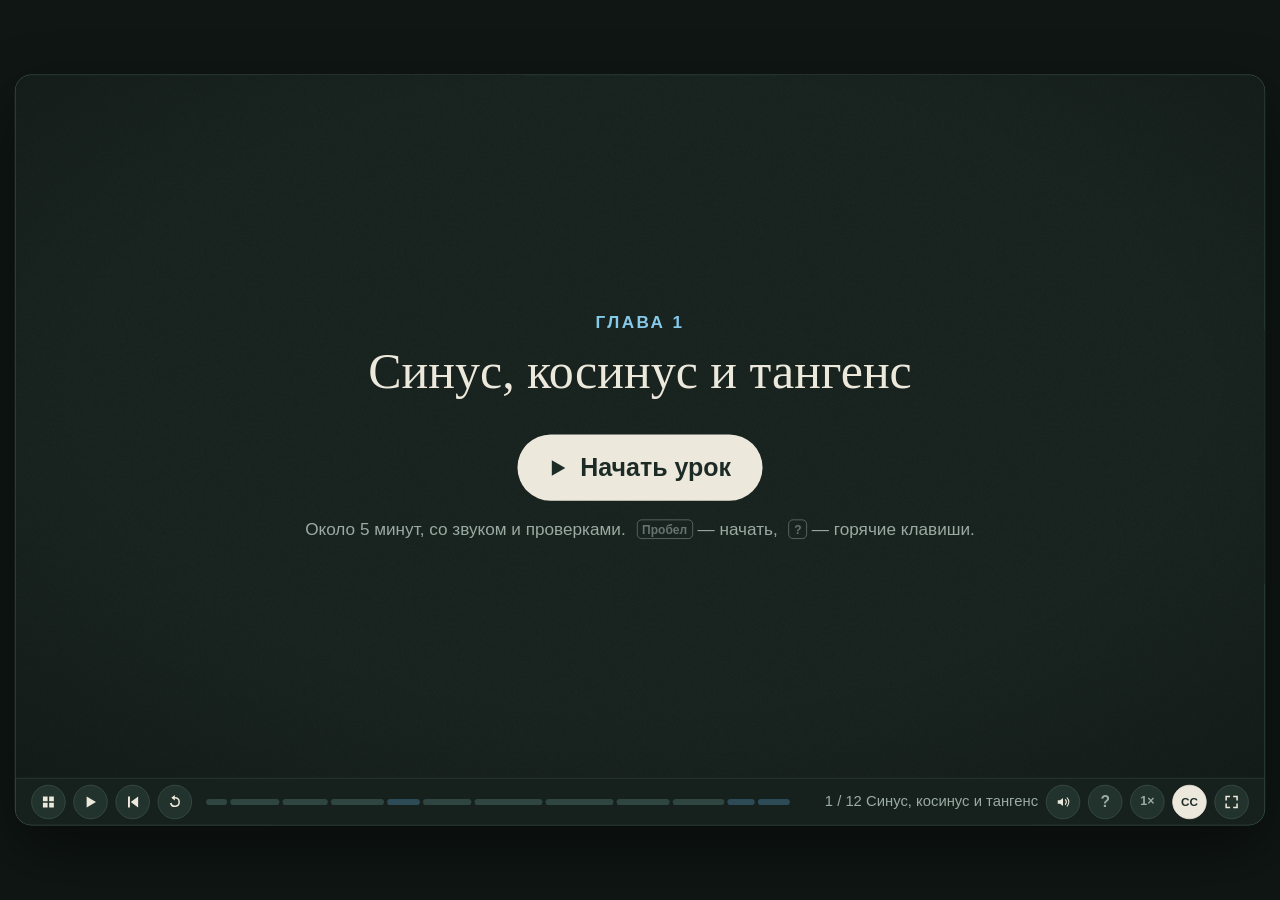
<file: trigonometry-ru/ch01/index.html>
<!doctype html>
<html lang="ru">
<head>
<meta charset="utf-8">
<meta name="viewport" content="width=device-width, initial-scale=1">
<meta name="robots" content="noindex">
<link rel="license" href="https://creativecommons.org/licenses/by-sa/4.0/deed.ru">
<title>Синус, косинус и тангенс</title>
<link rel="stylesheet" href="../lib/engine.css">
<link rel="expect" href="#bar" blocking="render"><!-- hold the first frame until the player exists, so the page transition can run -->
</head>
<body>
<script src="../lib/engine.js"></script>
<script src="../lib/math.js"></script>
<script src="audio/ru/timings.js"></script>
<script>
'use strict';
// <html lang> sets the interface text, language the audio folder: keep both, and the timings path above, in the book's language.
const CHAPTER = { number: 1, title: 'Синус, косинус и тангенс', minutes: 5, language: 'ru' };

/* ---------- colours: one meaning each across the chapter (style.json look.meaning) ---------- */
const HYP = COL.whole, OPP = COL.nat, ADJ = COL.int, ANG = COL.irr;
const DEG = Math.PI / 180;

/* ---------- chapter drawing helpers ---------- */
const seg = (p, x1, y1, x2, y2, stroke = COL.chalk, w = 5, o = {}) => path(p, `M${x1} ${y1}L${x2} ${y2}`, { stroke, 'stroke-width': w }, o);
// An arc around (cx, cy) from angle a0 to a1 in degrees, counterclockwise on screen (y grows down).
const arcD = (cx, cy, r, a0, a1) => {
  const p0 = [cx + r * Math.cos(a0 * DEG), cy - r * Math.sin(a0 * DEG)], p1 = [cx + r * Math.cos(a1 * DEG), cy - r * Math.sin(a1 * DEG)];
  return `M${p0[0].toFixed(1)} ${p0[1].toFixed(1)}A${r} ${r} 0 ${Math.abs(a1 - a0) > 180 ? 1 : 0} ${a1 > a0 ? 0 : 1} ${p1[0].toFixed(1)} ${p1[1].toFixed(1)}`;
};
// The square that marks a right angle at (x, y); sx, sy say which way the two legs run (±1).
const rightMark = (p, x, y, sx, sy, s = 26) => path(p, `M${x + sx * s} ${y}L${x + sx * s} ${y + sy * s}L${x} ${y + sy * s}`, { stroke: COL.chalk, 'stroke-width': 3 });
const lbl = (p, str, x, y, { size = 34, fill = COL.chalk, anchor = 'middle', weight = 500, font = UI, o = 0 } = {}) => T(p, str, { x, y, size, fill, anchor, weight, font, o });
const mth = (p, parts, x, y, { size = 44, fill = COL.chalk, anchor = 'middle', o = 0 } = {}) => M(p, [].concat(parts), { x, y, size, fill, anchor, o });

// A right triangle with A bottom left, C bottom right (the right angle) and B above C.
function rightTri(p, A, B, C, { w = 5, arcR = 80 } = {}) {
  const g = G(p);
  const adj = seg(g, ...A, ...C, COL.chalk, w, { d: 0 });
  const opp = seg(g, ...C, ...B, COL.chalk, w, { d: 0 });
  const hyp = seg(g, ...A, ...B, COL.chalk, w, { d: 0 });
  const right = rightMark(g, C[0], C[1], -1, -1);
  put(right, { o: 0 });
  const a = Math.atan2(C[1] - B[1], C[0] - A[0]) / DEG;
  const ang = path(g, arcD(A[0], A[1], arcR, 0, a), { stroke: ANG, 'stroke-width': 4 }, { d: 0 });
  const names = [mth(g, 'A', A[0] - 30, A[1] + 42, { size: 40 }), mth(g, 'B', B[0] + 32, B[1] - 6, { size: 40 }), mth(g, 'C', C[0] + 30, C[1] + 42, { size: 40 })];
  const al = lbl(g, 'α', A[0] + (arcR + 26) * Math.cos(a / 2 * DEG), A[1] - (arcR + 26) * Math.sin(a / 2 * DEG) + 12, { size: 36, fill: ANG, font: MATH });
  return { g, adj, opp, hyp, right, ang, names, al, a };
}
// Draw a triangle made by rightTri in at t0.
function drawTri(t, t0) {
  draw(t.adj, t0, .6); draw(t.opp, t0 + .3, .6); draw(t.hyp, t0 + .6, .7);
  t.names.forEach((e, i) => show(e, t0 + .3 + i * .2, .4));
}

// One definition row: name = top / bottom, the top and bottom flying in from the triangle's side labels.
function ratioRow(p, name, top, bot, y, t0, from) {
  const X = 1060, size = 50;
  show(mth(p, [name, ' ='], 960, y + 16, { size, anchor: 'end' }), t0, .4);
  draw(seg(p, X - 60, y, X + 60, y, COL.chalk, 3, { d: 0 }), t0 + .4, .4);
  const tp = mth(p, top.s, X, y - 16, { size, fill: top.c }), bt = mth(p, bot.s, X, y + 54, { size, fill: bot.c });
  [[tp, from[0], 0], [bt, from[1], .25]].forEach(([e, [fx, fy], k]) => {
    const { x, y: yy } = st(e);   // copy the numbers before moving the element (st is live)
    put(e, { x: fx, y: fy, o: 0 });
    show(e, t0 + k, .2);
    tw(e, { x, y: yy }, t0 + k, .9, io);
  });
  return { tp, bt };
}

/* ---------- the unit circle: origin, radius in px, and the point on it ---------- */
const UO = [520, 430], UR = 270;
function unitPlane(p, t0) {
  const g = G(p);
  const ax = seg(g, 180, UO[1], 900, UO[1], COL.dim, 3, { d: 0 }), ay = seg(g, UO[0], 760, UO[0], 110, COL.dim, 3, { d: 0 });
  draw(ax, t0, .6); draw(ay, t0 + .2, .6);
  const heads = G(g, { o: 0 });
  path(heads, `M900 ${UO[1]}l-18 -9v18z`, { fill: COL.dim, stroke: 'none' });
  path(heads, `M${UO[0]} 110l-9 18h18z`, { fill: COL.dim, stroke: 'none' });
  mth(heads, 'x', 900, UO[1] + 42, { size: 36, fill: COL.dim, o: 1 });
  mth(heads, 'y', UO[0] + 30, 124, { size: 36, fill: COL.dim, o: 1 });
  mth(heads, 'O', UO[0] - 24, UO[1] + 38, { size: 32, fill: COL.dim, o: 1 });
  mth(heads, '1', UO[0] + UR + 14, UO[1] + 38, { size: 30, fill: COL.dim, o: 1 });
  mth(heads, '−1', UO[0] - UR - 22, UO[1] + 38, { size: 30, fill: COL.dim, o: 1 });
  show(heads, t0 + .5, .4);
  return g;
}
// The point M at angle a on the unit circle, its radius and its two legs; U.set(a) redraws them.
function unitPoint(p) {
  const g = G(p);
  const adj = seg(g, 0, 0, 1, 0, ADJ, 8, { d: 0 }), opp = seg(g, 0, 0, 1, 0, OPP, 7, { d: 0 }), rad = seg(g, 0, 0, 1, 0, HYP, 5, { d: 0 });
  const angA = path(g, '', { stroke: ANG, 'stroke-width': 4 }, { o: 0 });
  const rm = path(g, '', { stroke: COL.chalk, 'stroke-width': 2.5 }, { o: 0 });
  const dotG = G(g, { o: 0 });
  mk('circle', { r: 11, fill: COL.chalk }, dotG);
  const nameM = mth(g, 'M', 0, 0, { size: 38, anchor: 'middle' });
  const al = lbl(g, 'α', 0, 0, { size: 34, fill: ANG, font: MATH });
  let last = null;
  const U = { g, adj, opp, rad, angA, rm, dotG, nameM, al, a: 0 };
  U.at = a => [UO[0] + UR * Math.cos(a * DEG), UO[1] - UR * Math.sin(a * DEG)];
  U.set = a => {
    if (a === last) return;
    last = U.a = a;
    const [x, y] = U.at(a), xs = x.toFixed(1), ys = y.toFixed(1), c = Math.cos(a * DEG);
    rad.setAttribute('d', `M${UO[0]} ${UO[1]}L${xs} ${ys}`);
    opp.setAttribute('d', `M${xs} ${ys}L${xs} ${UO[1]}`);
    adj.setAttribute('d', `M${UO[0]} ${UO[1]}L${xs} ${UO[1]}`);
    const am = ((a % 360) + 360) % 360;
    angA.setAttribute('d', am < .5 ? '' : arcD(UO[0], UO[1], 60, 0, Math.min(am, 359.5)));
    const s = Math.abs(UO[1] - y) > 30 && Math.abs(UO[0] - x) > 30 ? 22 : 0;   // the right-angle mark only when the legs have room
    rm.setAttribute('d', s ? `M${(x - Math.sign(c) * s).toFixed(1)} ${UO[1]}V${(UO[1] - Math.sign(y < UO[1] ? 1 : -1) * s).toFixed(1)}H${xs}` : '');
    put(dotG, { x, y });
    put(nameM, { x: x + (c >= 0 ? 34 : -34), y: y + (y < UO[1] ? -16 : 40) });
    const mid = Math.max(am, 1) / 2;
    put(al, { x: UO[0] + 92 * Math.cos(mid * DEG), y: UO[1] - 92 * Math.sin(mid * DEG) + 12 });
  };
  return U;
}
// A row "name = top/1" whose "/1" falls away, leaving "name = top".
function overOne(p, name, top, fill, y, t0) {
  const X = 1250, size = 48;
  show(mth(p, [name, ' ='], 1190, y + 16, { size, anchor: 'end' }), t0, .4);
  const bar = seg(p, X - 30, y, X + 30, y, COL.chalk, 3, { d: 0 }), one = mth(p, '1', X, y + 54, { size, fill: HYP });
  const tp = mth(p, top, X, y - 16, { size, fill });
  show(tp, t0 + .2, .3); draw(bar, t0 + .4, .3); show(one, t0 + .5, .3);
  hide(bar, t0 + 1.6, .3); hide(one, t0 + 1.6, .3);
  tw(tp, { y: y + 16, x: X - 12 }, t0 + 1.8, .5, io);
  return tp;
}
// Clock positions for the point: a list of [time, angle, duration] moves from a start angle.
const angleAt = (a0, moves) => t => { let a = a0; for (const [t0, to, dur] of moves) { if (t <= t0) break; a = a + (to - a) * io(Math.min(1, (t - t0) / dur)); } return a; };
// A number for the screen with the book's decimal sign, rounded to 2 places.
const n2 = v => num(Math.round(v * 100) / 100 + 0);

/* ---------- beats: [id, title, run(m, D), { ask }?] ---------- */
const TA = [330, 640], TB = [1010, 220], TC = [1010, 640];   // the triangle of the first beats
const BEATS = [
  ['intro', 'Синус, косинус и тангенс', (m, D) => {
    const g = G(scene, { o: 0, y: 24 });
    S.panel = g;
    T(g, 'Тригонометрия · Глава 1', { x: 800, y: 320, size: 30, fill: COL.dim, anchor: 'middle' });
    T(g, 'Синус, косинус и тангенс', { x: 800, y: 430, size: 84, weight: 600, anchor: 'middle' });
    tw(g, { o: 1, y: 0 }, .2, 1.1, out);
    const r = lbl(scene, 'от прямоугольного треугольника к окружности', 800, 540, { size: 36, fill: COL.dim });
    show(r, m('sub'));
    const t = rightTri(g, [640, 760], [960, 600], [960, 760], { w: 4, arcR: 50 });
    [t.adj, t.opp, t.hyp].forEach((e, i) => draw(e, m('sub', .4 + i * .3), .6));
    t.names.forEach(e => put(e, { o: 0 }));
    draw(t.ang, m('sub', 1.4), .5); show(t.al, m('sub', 1.6));
    tw(g, { o: 0, y: -24 }, D - .9, .8); hide(r, D - .9, .8);
  }],
  ['triangle', 'Прямоугольный треугольник', (m, D) => {
    const p = panel(0);
    const all = S.triG = G(p), t = S.tri = rightTri(all, TA, TB, TC);
    drawTri(t, .2);
    show(t.right, m('right'), .4); pulse(t.right, m('right', .1), 1.25);
    draw(t.ang, m('alpha'), .6); show(t.al, m('alpha', .4));
    const words = S.triWords = G(all);
    tw(t.hyp, { c_stroke: HYP, 'a_stroke-width': 9 }, m('hyp'), .5);
    const hl = lbl(words, 'гипотенуза', 650, 404, { size: 38, fill: HYP });
    put(hl, { r: -t.a });
    show(hl, m('hyp', .3));
    tw(t.opp, { c_stroke: OPP, 'a_stroke-width': 9 }, m('opp'), .5);
    show(lbl(words, 'противолежащий', 1044, 420, { size: 36, fill: OPP, anchor: 'start' }), m('opp', .3));
    show(lbl(words, 'катет', 1044, 466, { size: 36, fill: OPP, anchor: 'start' }), m('opp', .4));
    tw(t.adj, { c_stroke: ADJ, 'a_stroke-width': 9 }, m('adj'), .5);
    show(lbl(words, 'прилежащий катет', 670, 700, { size: 36, fill: ADJ }), m('adj', .3));
  }],
  ['ratios', 'Отношения сторон', (m, D) => {
    const p = S.panel, t = S.tri;
    hide(S.triWords, .1, .4);
    tw(S.triG, { x: -151, y: 192, s: .7 }, .3, 1, io);   // A to (80, 640), B to (556, 346), C to (556, 640)
    const tags = { AB: [299, 476], BC: [590, 506], AC: [318, 704] };
    show(mth(p, 'AB', ...tags.AB, { size: 40, fill: HYP }), 1.2);
    show(mth(p, 'BC', ...tags.BC, { size: 40, fill: OPP, anchor: 'start' }), 1.4);
    show(mth(p, 'AC', ...tags.AC, { size: 40, fill: ADJ }), 1.6);
    const BC = [tags.BC[0] + 30, tags.BC[1]], from = s => s === 'BC' ? BC : tags[s];
    const flash = (e, t0) => { tw(e, { 'a_stroke-width': 15 }, t0, .25, out); tw(e, { 'a_stroke-width': 9 }, t0 + .25, .5); };
    ratioRow(p, 'sin α', { s: 'BC', c: OPP }, { s: 'AB', c: HYP }, 170, m('sin'), [from('BC'), from('AB')]);
    flash(t.opp, m('sin')); flash(t.hyp, m('sin', .25));
    ratioRow(p, 'cos α', { s: 'AC', c: ADJ }, { s: 'AB', c: HYP }, 330, m('cos'), [from('AC'), from('AB')]);
    flash(t.adj, m('cos')); flash(t.hyp, m('cos', .25));
    const tg = ratioRow(p, 'tg α', { s: 'BC', c: OPP }, { s: 'AC', c: ADJ }, 490, m('tg'), [from('BC'), from('AC')]);
    flash(t.opp, m('tg')); flash(t.adj, m('tg', .25));
    // ctg turns tg upside down: its top and bottom come from tg's bottom and top
    const pos = e => { const { x, y } = st(e); return [x, y]; };
    ratioRow(p, 'ctg α', { s: 'AC', c: ADJ }, { s: 'BC', c: OPP }, 650, m('ctg', .6), [pos(tg.bt), pos(tg.tp)]);
  }],
  ['same', 'Только угол', (m, D) => {
    const p = panel(0);
    const A = [190, 660], k = angleAt(1, [[m('grow', .3), 2, m('nums') - m('grow') - .8]]);
    const a = Math.atan2(3, 4) / DEG;
    const ghost = path(p, `M${A[0]} ${A[1]}H${A[0] + 360}V${A[1] - 270}Z`, { stroke: COL.dim, 'stroke-width': 3, 'stroke-dasharray': '10 9', fill: 'none' }, { o: 0 });
    const adj = seg(p, 0, 0, 1, 0, ADJ, 7), opp = seg(p, 0, 0, 1, 0, OPP, 7), hyp = seg(p, 0, 0, 1, 0, HYP, 7);
    const rm = path(p, '', { stroke: COL.chalk, 'stroke-width': 3 });
    const ang = path(p, arcD(A[0], A[1], 70, 0, a), { stroke: ANG, 'stroke-width': 4 });
    lbl(p, 'α', A[0] + 96 * Math.cos(a / 2 * DEG), A[1] - 96 * Math.sin(a / 2 * DEG) + 12, { size: 36, fill: ANG, font: MATH, o: 1 });
    const nBC = lbl(p, '', 0, 0, { size: 40, fill: OPP, font: MATH, anchor: 'start', o: 1 }), nAB = lbl(p, '', 0, 0, { size: 40, fill: HYP, font: MATH, anchor: 'end', o: 1 });
    const pic = [adj, opp, hyp, rm, ang, nBC, nAB];
    pic.forEach(e => put(e, { o: 0 })); pic.forEach((e, i) => show(e, .3 + i * .08, .4));
    // readouts on the right: the two lengths live, and their ratio, which never moves
    show(mth(p, 'BC =', 1180, 260, { size: 46, fill: OPP, anchor: 'end' }), .5);
    show(mth(p, 'AB =', 1180, 340, { size: 46, fill: HYP, anchor: 'end' }), .6);
    const vBC = lbl(p, '', 1200, 260, { size: 46, fill: OPP, font: MATH, anchor: 'start', o: 1 }), vAB = lbl(p, '', 1200, 340, { size: 46, fill: HYP, font: MATH, anchor: 'start', o: 1 });
    let lastK = null;
    clockRun(t => {
      const K = k(t), u = 90 * K;
      if (K === lastK) return;
      lastK = K;
      const C = [A[0] + 4 * u, A[1]], B = [C[0], A[1] - 3 * u];
      adj.setAttribute('d', `M${A[0]} ${A[1]}L${C[0]} ${C[1]}`);
      opp.setAttribute('d', `M${C[0]} ${C[1]}L${B[0]} ${B[1]}`);
      hyp.setAttribute('d', `M${A[0]} ${A[1]}L${B[0]} ${B[1]}`);
      rm.setAttribute('d', `M${C[0] - 26} ${C[1]}V${C[1] - 26}H${C[0]}`);
      const bc = num(Math.round(3 * K * 10) / 10), ab = num(Math.round(5 * K * 10) / 10);
      nBC.textContent = bc; put(nBC, { x: C[0] + 18, y: (B[1] + C[1]) / 2 + 14 });
      nAB.textContent = ab; put(nAB, { x: (A[0] + B[0]) / 2 - 22, y: (A[1] + B[1]) / 2 - 18 });
      vBC.textContent = bc; vAB.textContent = ab;
    }, D);
    const ratio = G(p, { o: 0 });
    M(ratio, ['BC : AB = 0,6'], { x: 1200, y: 460, size: 50, fill: COL.task });
    show(ratio, m('keep'), .5); pulse(ratio, m('keep', .5), 1.15);
    show(ghost, m('nums', -.2), .5);
    show(mth(p, [F(3, 5), ' = ', F(6, 10), ' = 0,6'], 1200, 600, { size: 48 }), m('nums', .2), .5);
    show(lbl(p, 'зависит только от угла', 1200, 180, { size: 36, fill: ANG, weight: 600 }), m('only', .3), .5);
    tw(ang, { 'a_stroke-width': 9 }, m('only', .3), .3, out); tw(ang, { 'a_stroke-width': 4 }, m('only', .6), .6);
  }],
  ['q1', 'Быстрая проверка', () => {
    const p = panel(0);
    const t = rightTri(p, [470, 560], [910, 230], [910, 560], { arcR: 70 });
    drawTri(t, .1); show(t.right, .5); draw(t.ang, .6, .4); show(t.al, .8);
    show(mth(p, '8', 690, 612, { size: 40, fill: ADJ }), .9);
    show(mth(p, '6', 944, 410, { size: 40, fill: OPP, anchor: 'start' }), 1);
    show(mth(p, '10', 662, 372, { size: 40, fill: HYP }), 1.1);
  }, { ask: done => quiz(BAND, [{
    id: 'c-sin', prompt: ['Найдите синус угла ', $m('α'), '.'],
    build: blanks([{ parts: ['sin α = ', { box: '3/5' }],
      why: 'Против угла α лежит катет 6, гипотенуза 10: 6/10 = 3/5.',
      hint: 'Синус: противолежащий катет делим на гипотенузу. Какой катет лежит напротив α?' }]),
  }], done) }],
  ['example', 'Найдём сторону', (m, D) => {
    const p = panel(0);
    const t = rightTri(p, [170, 600], [646, 325], [646, 600], { arcR: 76 });
    drawTri(t, .2); show(t.right, .9);
    tw(t.hyp, { c_stroke: HYP, 'a_stroke-width': 9 }, m('given'), .5);
    show(mth(p, '10', 386, 432, { size: 42, fill: HYP }), m('given', .3));
    draw(t.ang, m('given', 1.6), .5);
    show(mth(p, '30°', 300, 584, { size: 38, fill: ANG }), m('given', 1.9));
    tw(t.opp, { c_stroke: OPP, 'a_stroke-width': 9 }, m('mult'), .5);
    const q = mth(p, '?', 680, 476, { size: 46, fill: OPP, anchor: 'start' });
    show(q, m('mult', .3));
    eqLine(p, 'sin 30°', F(1, 2), 250, m('sin30'), { xEq: 1130, size: 48 });
    eqLine(p, 'BC', 'AB · sin 30°', 390, m('mult', .8), { xEq: 1130, size: 48 });
    eqLine(p, '', ['10 · ', F(1, 2)], 520, m('ten'), { xEq: 1130, size: 48 });
    const ans = eqLine(p, 'BC', '5', 650, m('ans'), { xEq: 1130, size: 48, fill: OPP });
    pulse(ans, m('ans', .5), 1.12);
    hide(q, m('ans'), .3);
    pop(mth(p, '5', 680, 476, { size: 46, fill: OPP, anchor: 'start', o: 0 }), m('ans', .2));
  }],
  ['circle', 'Единичная окружность', (m, D) => {
    const p = panel(0);
    unitPlane(p, .2);
    const circ = path(p, arcD(UO[0], UO[1], UR, 0, 180), { stroke: COL.chalk, 'stroke-width': 3 }, { d: 0 });
    draw(circ, m('circle'), 1.4);
    const U = S.U = unitPoint(p);
    U.set(40);
    pop(U.dotG, m('point')); show(U.nameM, m('point', .2));
    draw(U.rad, m('point', .4), .6); show(U.angA, m('point', 1)); show(U.al, m('point', 1.2));
    draw(U.opp, m('drop'), .7); draw(U.adj, m('drop', .9), .6); show(U.rm, m('drop', 1.4));
    const [mx, my] = U.at(40);
    S.one = mth(p, '1', (UO[0] + mx) / 2 - 22, (UO[1] + my) / 2 - 12, { size: 40, fill: HYP });
    show(S.one, m('unit'));
    S.yLeg = mth(p, 'y', mx + 26, (UO[1] + my) / 2 + 14, { size: 40, fill: OPP, anchor: 'start' });
    S.xLeg = mth(p, 'x', (UO[0] + mx) / 2, UO[1] + 44, { size: 40, fill: ADJ });
    show(S.yLeg, m('sinY')); show(S.xLeg, m('cosX'));
    S.sinRow = overOne(p, 'sin α', 'y', OPP, 210, m('sinY', .3));
    S.cosRow = overOne(p, 'cos α', 'x', ADJ, 330, m('cosX', .3));
  }],
  ['obtuse', 'Тупой угол', (m, D) => {
    const p = S.panel, U = S.U;
    [S.yLeg, S.xLeg, S.one].forEach(e => hide(e, m('move'), .3));   // these labels name the 40° picture only
    const ang = angleAt(40, [[m('move', .2), 135, 2.4], [m('at90', .4), 90, 1.6]]);
    clockRun(t => U.set(ang(t)), D);
    tw(U.adj, { 'a_stroke-width': 14 }, m('neg'), .25, out); tw(U.adj, { 'a_stroke-width': 8 }, m('neg', .5), .5);
    const neg = mth(p, '< 0', 1290, 346, { size: 48, fill: COL.bad, anchor: 'start' });
    show(neg, m('neg', .4), .4);
    // the angle that completes α to 180°: the same height on the other side
    const ghost = G(p, { o: 0 }), [gx, gy] = U.at(45);
    seg(ghost, UO[0], UO[1], gx, gy, COL.dim, 4);
    path(ghost, `M${gx} ${gy}H${U.at(135)[0]}`, { stroke: OPP, 'stroke-width': 3, 'stroke-dasharray': '10 8' });
    path(ghost, arcD(UO[0], UO[1], 120, 0, 45), { stroke: ANG, 'stroke-width': 3, 'stroke-dasharray': '8 7' });
    mk('circle', { cx: gx, cy: gy, r: 9, fill: COL.dim }, ghost);
    T(ghost, '180° − α', { x: UO[0] + 128, y: UO[1] - 40, size: 28, fill: ANG, font: MATH });
    show(ghost, m('mirror', .5), .6);
    const rule1 = mth(p, 'sin(180° − α) = sin α', 1250, 470, { size: 42 }), rule2 = mth(p, 'cos(180° − α) = −cos α', 1250, 560, { size: 42 });
    show(rule1, m('rule'), .5); show(rule2, m('rule', 1.6), .5);
    hide(ghost, m('tg90', -.2), .5);
    const tgName = mth(p, 'tg α =', 1180, 686, { size: 44, anchor: 'end' });
    show(tgName, m('tg90'), .4);
    const tgFrac = frac(p, 'sin α', 'cos α', 1270, 670, m('tg90', .3), { size: 40, anchor: 'middle', topFill: OPP, botFill: ADJ });
    hide(neg, m('at90'), .3);
    const at90 = G(p, { o: 0 });
    mk('circle', { cx: UO[0], cy: UO[1] - UR, r: 22, fill: 'none', stroke: COL.bad, 'stroke-width': 4 }, at90);
    T(at90, 'tg 90° не существует', { x: UO[0] - 34, y: UO[1] - UR - 14, size: 32, fill: COL.bad, weight: 600, anchor: 'end' });
    show(at90, m('at90', 2), .5);
    S.obtuse = [rule1, rule2, tgName, tgFrac.g, at90];   // the next beat clears these and keeps the definitions
  }],
  ['any', 'Любой угол', (m, D) => {
    const p = S.panel, U = S.U;
    S.obtuse.forEach(e => hide(e, .1, .4));
    const lower = path(p, arcD(UO[0], UO[1], UR, 180, 360), { stroke: COL.chalk, 'stroke-width': 3 }, { d: 0 });
    draw(lower, .3, 1);
    const ang = angleAt(90, [[m('spin', -.2), 0, .9], [m('spin', 1.2), 400, m('same', 4) - m('spin', 1.2)]]);
    const deg = lbl(p, '', 1250, 470, { size: 46, fill: ANG, font: MATH, o: 0 });
    const vy = lbl(p, '', 1310, 226, { size: 44, fill: OPP, font: MATH, anchor: 'start', o: 0 }), vx = lbl(p, '', 1310, 346, { size: 44, fill: ADJ, font: MATH, anchor: 'start', o: 0 });
    let last = '';
    clockRun(t => {
      const a = ang(t);
      U.set(a);
      const s = `${Math.round(a)}|${n2(Math.sin(a * DEG))}|${n2(Math.cos(a * DEG))}`;
      if (s === last) return;
      last = s;
      deg.textContent = `α = ${Math.round(a)}°`;
      vy.textContent = `= ${n2(Math.sin(a * DEG))}`;
      vx.textContent = `= ${n2(Math.cos(a * DEG))}`;
    }, D);
    [deg, vy, vx].forEach((e, i) => show(e, m('spin', 1 + i * .1), .4));
    show(mth(p, 'M(cos α; sin α)', 1250, 590, { size: 42 }), m('same', .4), .5);
    const zero = G(p, { o: 0 });
    for (const y of [UO[1] - UR, UO[1] + UR]) mk('circle', { cx: UO[0], cy: y, r: 22, fill: 'none', stroke: COL.bad, 'stroke-width': 4 }, zero);
    T(zero, 'cos α = 0', { x: UO[0] - 34, y: UO[1] - UR - 14, size: 32, fill: COL.bad, weight: 600, anchor: 'end' });
    M(zero, ['tg α нет при α = 90° + 180° · n'], { x: 1250, y: 690, size: 38, fill: COL.bad });
    show(zero, m('zero'), .5);
  }],
  ['wrap', 'Итоги', (m, D) => {
    const p = panel(0);
    T(p, 'Итоги', { x: 200, y: 160, size: 56, weight: 600 });
    [['В прямоугольном треугольнике sin, cos и tg — отношения сторон.', 'w1', OPP],
      ['Они зависят только от угла, а не от размеров треугольника.', 'w2', ANG],
      ['На единичной окружности cos α — абсцисса точки, sin α — ордината.', 'w3', HYP],
      ['Так синус и косинус определены для любого угла.', 'w4', ADJ]].forEach(([str, mark, c], i) => {
      const g = G(p, { x: -16, o: 0 }), y = 290 + i * 120;
      mk('circle', { cx: 220, cy: y - 12, r: 28, fill: c }, g);
      T(g, String(i + 1), { x: 220, y: y, size: 32, fill: COL.board, weight: 700, anchor: 'middle' });
      T(g, str, { x: 276, y, size: 36, weight: 500 });
      tw(g, { o: 1, x: 0 }, m(mark), .6);
    });
  }],
  ['final1', 'Задачи по главе', () => { panel(0); }, { ask: done => quiz(SCREEN, PRACTICE, done, 'Задачи по главе') }],
  ['finish', 'Конец главы', () => { panel(0); }, { ask: finishCard }],
].map(([id, title, run, extra]) => ({ id, title, run, ...extra }));

/* ---------- practice (used only inside the ask, so it may sit below BEATS) ---------- */
const PRACTICE = [
  { id: 'p-sin150', prompt: ['Найдите ', $m('sin 150°'), '.'],
    build: blanks([{ parts: ['sin 150° = ', { box: '1/2' }],
      why: 'sin 150° = sin(180° − 30°) = sin 30° = 1/2.',
      hint: 'Угол 150° дополняет до 180° угол 30°. У таких углов синусы равны.' }]) },
  { id: 'p-cos120', prompt: ['Каков знак ', $m('cos 120°'), '?'],
    build: choice([['больше нуля'], ['меньше нуля'], ['равен нулю']], 1,
      'Угол 120° тупой: точка на окружности левее оси y, её абсцисса отрицательна.',
      ['Косинус положителен у острого угла. У тупого угла точка левее оси y.', null, 'Косинус равен нулю только при 90° (и 270°).']) },
  { id: 'p-side', prompt: ['Гипотенуза ', $m('AB = 12'), ', ', $m('sin α = 1/3'), '. Найдите противолежащий катет ', $m('BC'), '.'],
    build: blanks([{ parts: ['BC = ', { box: '4' }],
      why: 'BC = AB · sin α = 12 · 1/3 = 4.',
      hint: 'Противолежащий катет равен гипотенузе, умноженной на синус.' }]) },
];

boot();
</script>
</body>
</html>
</file>
<file: kovanov-ru/lib/units.css>
/* The unit headers of a book's contents page, the same in every book: a strip of chalkboard per unit, with the unit's
   label and title and a sketch of its ideas (UNIT_ART, from the book's own unit-art.js) drawn in the unit colour --c.
   Markup and the scroll observer are in units.js. Uses the contents page's --book, --ui, --chalk and --ease. */
.unit { position: relative; max-width: 1212px; margin: 0 auto; padding: 28px 16px 0; }
.unit h2 { position: relative; display: flex; flex-wrap: wrap; align-items: baseline; gap: 4px 14px; min-height: 168px; margin: 0 0 16px; padding-top: 130px; font: 500 28px/1.2 var(--book); }
.unit .grid { position: relative; }
.unit::before { content: ""; position: absolute; inset: 0 16px auto; height: 208px; border-radius: 22px; pointer-events: none;
  background: radial-gradient(ellipse 46% 90% at 74% 55%, color-mix(in srgb, var(--c) 11%, transparent), transparent 70%); }
.unit-art { position: absolute; top: 20px; inset-inline-end: 28px; width: min(580px, 56%); height: auto; overflow: visible; pointer-events: none;
  color: var(--c); fill: none; stroke: currentColor; stroke-width: 2.6; stroke-linecap: round; stroke-linejoin: round; opacity: .78; }
.unit-art text { fill: currentColor; stroke: none; font-family: var(--book); font-style: italic; }
.unit-art .a { color: var(--chalk); opacity: .55; }
.unit-art .faint { opacity: .22; }
.unit-art .d { stroke-dasharray: 1 1; stroke-dashoffset: 1; }
.unit-art .t { opacity: 0; }
.seen .unit-art .d { animation: art-draw 1.1s cubic-bezier(.5, 0, .3, 1) forwards; animation-delay: calc(var(--k) * 55ms + 120ms); }
.seen .unit-art .t { animation: art-fade .6s ease-out forwards; animation-delay: calc(var(--k) * 55ms + 300ms); }
.seen .unit-art .a.t { animation-name: art-fade-a; }
@keyframes art-draw { to { stroke-dashoffset: 0; } }
@keyframes art-fade { to { opacity: 1; } }
@keyframes art-fade-a { to { opacity: .55; } }
/* After the drawing, each sketch keeps one small motion that belongs to its topic. */
.unit-art g { transform-box: fill-box; }
.seen .unit-art .swap-a { animation: swap-a 6s var(--ease) 2.4s infinite; }
.seen .unit-art .swap-b { animation: swap-b 6s var(--ease) 2.4s infinite; }
@keyframes swap-a { 0%, 30%, 100% { transform: none; } 45%, 80% { transform: translate(80px, 0); } 37% { transform: translate(40px, -30px); } 88% { transform: translate(40px, 30px); } }
@keyframes swap-b { 0%, 30%, 100% { transform: none; } 45%, 80% { transform: translate(-80px, 0); } 37% { transform: translate(-40px, 30px); } 88% { transform: translate(-40px, -30px); } }
.seen .unit-art .step { animation: art-fade .6s ease-out forwards, step 4s ease-in-out infinite; animation-delay: calc(var(--k) * 55ms + 300ms), calc(var(--k) * 300ms + 2s); }
@keyframes step { 0%, 20%, 100% { fill-opacity: 1; } 10% { fill-opacity: .3; } }
.unit-art .hop, .unit-art .ride { offset-rotate: 0deg; }
.seen .unit-art .hop { animation: art-fade .4s ease-out 2s forwards, along 3.4s linear 2s infinite; }
.unit-art .orbit { offset-rotate: 0deg; }
.seen .unit-art .orbit { animation: art-fade .4s ease-out 2s forwards, along 9s linear 2s infinite; }
.seen .unit-art .ride { animation: art-fade .4s ease-out 2s forwards, along 4s ease-in-out 2s infinite alternate; }
@keyframes along { from { offset-distance: 0%; } to { offset-distance: 100%; } }
.unit-art .pie { stroke: currentColor; stroke-linecap: butt; stroke-dasharray: 0 100; }
.seen .unit-art .pie { animation: art-fade .4s ease-out 1.6s forwards, pie 5s var(--ease) 1.6s infinite; }
@keyframes pie { 0% { stroke-dasharray: 0 100; } 35%, 85% { stroke-dasharray: 25 100; } 100% { stroke-dasharray: 0 100; } }
.seen .unit-art .tilt { transform-box: view-box; transform-origin: 300px 72px; animation: tilt 4.8s ease-in-out 2s infinite; }
@keyframes tilt { 0%, 100% { transform: rotate(0); } 30% { transform: rotate(-4deg); } 60% { transform: rotate(2deg); } }
.seen .unit-art .spin { transform-box: view-box; transform-origin: 320px 95px; animation: spin 5s cubic-bezier(.2, .7, .2, 1) 2s infinite; }
@keyframes spin { from { transform: rotate(0); } 70%, to { transform: rotate(1530deg); } }
.seen .unit-art .feed-in { animation: feed-in 4s ease-in-out 2s infinite; }
.seen .unit-art .feed-out { opacity: 0; animation: feed-out 4s ease-in-out 2s infinite; }
@keyframes feed-in { 0% { transform: none; opacity: 1; } 40% { transform: translate(100px, 0); opacity: 0; } 41%, 100% { transform: none; opacity: 0; } 95% { opacity: 1; } }
@keyframes feed-out { 0%, 45% { transform: translate(-40px, 0); opacity: 0; } 70%, 90% { transform: none; opacity: 1; } 100% { opacity: 0; } }
.unit-art .cell { opacity: .25; }
.seen .unit-art .cell { animation: cell 5s ease-in-out infinite; animation-delay: calc(var(--j) * .5s + 2s); }
@keyframes cell { 0%, 100% { opacity: .25; } 15%, 60% { opacity: 1; } }
.unit-art .cut, .unit-art .shade { opacity: 0; }
.seen .unit-art .cut { animation: cut 4s ease-in-out 2s infinite; }
@keyframes cut { 0%, 100% { opacity: 0; } 30%, 70% { opacity: .5; } }
.seen .unit-art .shade { animation: shade 1s ease-out 1.6s forwards; }
@keyframes shade { to { opacity: .14; } }
.seen .unit-art .diag { animation: art-draw 1.1s cubic-bezier(.5, 0, .3, 1) forwards, redraw 4s ease-in-out 2.5s infinite; }
@keyframes redraw { 0%, 15% { stroke-dashoffset: 1; } 50%, 100% { stroke-dashoffset: 0; } }
.seen .unit-art .root { animation: art-fade .4s ease-out 1.8s forwards, root 2.4s ease-in-out 2.2s infinite; }
@keyframes root { 0%, 100% { r: 7px; } 50% { r: 11px; } }
.seen .unit-art .breathe { transform-box: view-box; transform-origin: 380px 140px; animation: breathe 4s ease-in-out 2s infinite alternate; }
@keyframes breathe { from { transform: scaleY(1); } to { transform: scaleY(.35); } }
/* The label and the title share a line when they fit; a long title wraps below the label instead of running off. */
.unit h2 .title { min-width: 0; text-wrap: balance; }
.unit h2 .label { font: 600 16px var(--ui); color: var(--c); white-space: nowrap; }
/* Keep the sketches cheap: each is its own layer, so its loop repaints only itself, and loops pause while their unit is
   off screen or under the sticky bar (units.js toggles .live), so the bar's blur is not redrawn every frame. */
.unit-art { will-change: transform; contain: layout style; }
.unit:not(.live) .unit-art, .unit:not(.live) .unit-art * { animation-play-state: paused; }
@media (max-width: 560px) {
  .unit-art { width: calc(100% - 32px); inset-inline-end: 16px; opacity: .32; }
  .unit h2 { min-height: 0; padding-top: 104px; font-size: 24px; }
}
@media (prefers-reduced-motion: reduce) {
  .unit-art * { animation: none !important; }
  .unit-art .d { stroke-dashoffset: 0; }
  .unit-art .t, .unit-art .cell { opacity: 1; }
  .unit-art .a.t { opacity: .55; }
  .unit-art .shade { opacity: .14; }
  .unit-art .pie { stroke-dasharray: 25 100; }
}
</file>
<file: kovanov-ru/lib/contents.css>
/* The book's cover and contents (index.html): the chalkboard look, the cover, the guide, the chapter grid and the
   page-to-page motion. A book's own <style> after this file sets its theme: the colour and font tokens below, and the
   few rules a theme redraws (e.g. body::before for the paper). */
:root {
  --page: #0f1613; --board: #1d2b27; --panel: #22322d; --edge: #3a5047;
  --chalk: #ece8dc; --dim: #9aaba3; --faint: #5d7068; --task: #f0b45a; --quiz: #86c9e8; --good: #8fd6b0;
  --ui: "Avenir Next", "Segoe UI", "Helvetica Neue", Arial, sans-serif;
  --book: "Iowan Old Style", Palatino, Georgia, serif;
  --ease: cubic-bezier(.2, .8, .2, 1);
  --top-bg: rgba(22, 33, 29, .86); --top-line: #2a3b35;   /* the sticky contents header */
  --lift: rgba(0, 0, 0, .3);                                /* a card's shadow on hover */
  color-scheme: dark;
}
* { box-sizing: border-box; }
html { scroll-padding-top: 90px; }
html, body { overflow-x: clip; }
body { margin: 0; min-height: 100svh; background: var(--board); color: var(--chalk); font: 18px/1.5 var(--ui); }
/* Chalkboard: the same grain and vignette as the lesson stage. */
body::before { content: ""; position: fixed; inset: 0; z-index: -1; pointer-events: none;
  background: radial-gradient(ellipse at 50% 42%, transparent 55%, rgba(0, 0, 0, .38)),
    url("data:image/svg+xml,%3Csvg xmlns='http://www.w3.org/2000/svg' width='240' height='240'%3E%3Cfilter id='g'%3E%3CfeTurbulence type='fractalNoise' baseFrequency='.85' numOctaves='2' seed='7'/%3E%3CfeColorMatrix values='0 0 0 0 .92 0 0 0 0 .95 0 0 0 0 .9 0 0 0 .07 0'/%3E%3C/filter%3E%3Crect width='240' height='240' filter='url(%23g)'/%3E%3C/svg%3E"); }
a { color: inherit; }
a:focus-visible { outline: 3px solid var(--task); outline-offset: 3px; }
.kicker { margin: -6px 0 24px; font-size: 18px; font-weight: 600; color: var(--quiz); }   /* under the title, a subtitle */

/* ---------- cover ---------- */
#cover { position: relative; min-height: 100svh; display: flex; flex-direction: column; align-items: center; justify-content: center;
  padding: 48px 16px 64px; text-align: center; overflow: hidden; }
.open #cover, body:not(.open) #contents { display: none; }
/* #references is its own view: the full list, reached from one link at the end of the contents. */
body:not(.refsview) #refpage, .refsview #cover, .refsview #contents { display: none; }
#cover > * { animation: rise .8s var(--ease) backwards; }
#cover .mascot { animation: none; margin-bottom: 26px; view-transition-name: guide; }
#cover h1 { animation-delay: 1s; }
#cover .kicker { animation-delay: 1.06s; }
#cover .lede { animation-delay: 1.12s; }
#cover .acts { animation-delay: 1.24s; }
#cover .meta { animation-delay: 1.36s; }
h1 { margin: 14px 0 18px; font: 500 clamp(44px, 8.4vw, 92px)/1.02 var(--book); letter-spacing: -.01em; view-transition-name: book; }
h1 i, .home strong i { font-style: normal; }   /* the whole title one face and one colour; <i> left in older covers */
.lede { max-width: 34em; margin: 0 0 34px; color: var(--dim); font-size: clamp(17px, 2.2vw, 20px); text-wrap: balance; }
.acts { display: flex; flex-wrap: wrap; gap: 12px; justify-content: center; }
.btn { display: inline-flex; align-items: center; gap: 12px; padding: 12px 28px; border-radius: 999px; font-weight: 600; font-size: 19px; text-decoration: none;
  transition: transform .25s var(--ease), background-color .25s, border-color .25s; }
.btn[hidden] { display: none; }
.btn:hover { transform: translateY(-2px); }
.btn.go { background: var(--chalk); color: var(--board); }
.btn.quiet { border: 1.5px solid var(--edge); color: var(--chalk); }
.btn.quiet:hover { border-color: var(--dim); }
.btn svg { width: 15px; height: 15px; fill: currentColor; }
.meta { margin: 30px 0 0; color: var(--dim); font-size: 15px; }   /* --faint read below 3:1 */
/* Faint chalk notes around the edges of the board. */
.chalk { position: absolute; inset: 0; z-index: -1; pointer-events: none; animation: none !important; }
.chalk span { position: absolute; font: italic 400 clamp(22px, 3vw, 38px) var(--book); color: var(--chalk); opacity: 0; white-space: nowrap;
  animation: chalk 1.6s ease-out forwards, drift 14s ease-in-out infinite alternate; animation-delay: calc(var(--d) * 1s), calc(var(--d) * 1s); }
@keyframes chalk { to { opacity: .075; } }
@keyframes drift { to { translate: 0 -10px; } }
@keyframes rise { from { opacity: 0; transform: translateY(16px); } }

/* ---------- the guide: an infinity sign whose loops are its eyes ---------- */
.mascot { display: block; overflow: visible; }
.mascot .mbody { transform-box: view-box; transform-origin: 60px 46px; animation: bob 3.4s ease-in-out infinite; }
.mascot .pupil { transform-box: fill-box; transform-origin: center; animation: blink 5s infinite; }
.mascot .joy { display: none; }
#cover:has(.go:hover, .go:focus-visible) .pupil { display: none; }
#cover:has(.go:hover, .go:focus-visible) .joy { display: inline; }
.draw .loop { stroke-dasharray: 1 1; animation: draw 1.3s cubic-bezier(.6, 0, .3, 1) .15s backwards; }
.draw .face { animation: pop .45s var(--ease) 1.25s backwards; }
@keyframes draw { from { stroke-dashoffset: 1; } }
@keyframes pop { from { opacity: 0; transform: scale(.6); } }
.draw .face { transform-box: view-box; transform-origin: 60px 44px; }
@keyframes bob { 50% { transform: translateY(-3px) rotate(-2deg); } }
@keyframes blink { 0%, 93%, 100% { transform: scaleY(1); } 96% { transform: scaleY(.1); } }

/* ---------- contents ---------- */
.top { position: sticky; top: 0; z-index: 2; display: flex; align-items: center; gap: 14px; padding: 12px max(16px, calc(50% - 590px));
  background: var(--top-bg); backdrop-filter: blur(10px); -webkit-backdrop-filter: blur(10px); border-bottom: 1px solid var(--top-line); }
.home { display: flex; align-items: center; gap: 12px; text-decoration: none; border-radius: 10px; }
.home .mascot { view-transition-name: guide; }
.home strong { font: 500 22px/1.1 var(--book); view-transition-name: book; }
.prog { margin-inline-start: auto; color: var(--dim); font-size: 15px; white-space: nowrap; }
.prog b { color: var(--good); font-weight: 600; }
main#contents { padding-bottom: 80px; }
.grid { display: grid; grid-template-columns: repeat(auto-fill, minmax(min(100%, 290px), 1fr)); gap: 12px; }
.ch { display: grid; grid-template-columns: auto minmax(0, 1fr); grid-template-rows: 1fr auto; column-gap: 16px; row-gap: 8px; min-height: 112px;
  padding: 16px 18px 14px 16px; border-radius: 16px; background: var(--panel); border: 1.5px solid var(--edge); border-inline-start: 6px solid var(--c);
  text-decoration: none; transition: transform .3s var(--ease), border-color .3s, box-shadow .3s; }
.ch:hover { transform: translateY(-3px); border-color: var(--c); box-shadow: 0 14px 34px var(--lift); }
.ch b { grid-row: span 2; min-width: 1.15em; font: 500 42px/1 var(--book); color: var(--c); font-variant-numeric: lining-nums tabular-nums; }
.ch span { font-size: 18px; line-height: 1.3; }
.ch small { color: var(--dim); font-size: 14px; }
.ch.done small::before { content: var(--done, "✓ Finished · "); color: var(--good); font-weight: 600; }
.ch.last small::after { content: var(--last, " · Last opened"); color: var(--quiz); }
.ch.here:focus-visible { outline-color: var(--c); }
.ch.here { animation: here 1.8s ease-out .3s; }
@keyframes here { 0% { box-shadow: 0 0 0 0 var(--c); } 25% { box-shadow: 0 0 0 5px var(--c); } 100% { box-shadow: 0 0 0 14px transparent; } }
/* ---------- references: every source the book cites, linked to its DOI or catalogue record ---------- */
.refs-more { max-width: 1212px; margin: 44px auto 0; padding: 0 16px; }
.refs-more[hidden] { display: none; }
.refs-more a { display: flex; flex-wrap: wrap; align-items: baseline; gap: 4px 14px; padding: 16px 20px; border-radius: 16px; background: var(--panel);
  border: 1.5px solid var(--edge); text-decoration: none; transition: border-color .3s; }
.refs-more a:hover { border-color: var(--dim); }
.refs-more b { font: 500 22px/1.2 var(--book); }
.refs-more span { color: var(--dim); font-size: 15px; }
.refs-more i { margin-inline-start: auto; font-style: normal; color: var(--quiz); font-weight: 600; font-size: 15px; }
#refpage { padding-bottom: 80px; }
.top .back { display: inline-flex; align-items: center; gap: 8px; padding: 6px 4px; font-weight: 600; text-decoration: none; color: var(--quiz); border-radius: 8px; }
.top .rp-book { margin-inline-start: auto; font: 500 18px/1.2 var(--book); color: var(--dim); }
.top .rp-book i { color: var(--task); }
.refs { max-width: 1212px; margin: 32px auto 0; padding: 0 16px; }
.refs h1 { margin: 0 0 8px; font: 500 clamp(32px, 5vw, 44px)/1.1 var(--book); view-transition-name: none; }
.refs .lead { margin: 0 0 26px; max-width: 46em; color: var(--dim); }
.refs ol { margin: 0; padding: 0; list-style: none; color: var(--dim); font-size: 16px; line-height: 1.5; }
.refs li { margin: 0 0 10px; padding-inline-start: 2em; text-indent: -2em; }
.refs a { color: var(--chalk); text-underline-offset: 3px; overflow-wrap: anywhere; }
.refs a:hover { color: var(--quiz); }
.stagger .top { animation: rise .6s var(--ease) backwards; }
.stagger .unit h2, .stagger .ch { animation: rise .6s var(--ease) backwards; animation-delay: calc(min(var(--i), 14) * 32ms + 80ms); }

/* ---------- page-to-page motion ---------- */
@view-transition { navigation: auto; }
/* Firefox flickers through view transitions (the header blinks for several frames): it switches without one, and the
   contents still rise in. -moz-orient exists only in Firefox. */
@supports (-moz-orient: inline) { @view-transition { navigation: none; } }
::view-transition-group(*) { animation-duration: .5s; animation-timing-function: var(--ease); }
::view-transition-old(lesson), ::view-transition-new(lesson) { height: 100%; object-fit: cover; }
::view-transition-old(lesson) { animation-duration: .18s; }
@media (max-width: 560px) {
  .home strong { font-size: 18px; }
  #contents .top { flex-wrap: wrap; gap: 8px 12px; }
  .ch { min-height: 0; }
  .chalk span:not(:nth-child(3), :nth-child(4), :nth-child(7)) { display: none; }
}
@media (prefers-reduced-motion: reduce) {
  *, *::before, ::view-transition-group(*), ::view-transition-old(*), ::view-transition-new(*) { animation: none !important; transition: none !important; }
  .chalk span { opacity: .075; }
}
/* Arabic (contents.js sets <html dir="rtl">): the layout follows through logical properties (border-inline-start, …).
   Letters join, so no letter spacing; the faces are each system's own, no font file is loaded. A book's own :root
   theme, after this file, still sets its faces (this rule has the same specificity as :root). */
:root:where(:lang(ar)) {
  --ui: "Segoe UI", "SF Arabic", "Geeza Pro", "Noto Sans Arabic", Tahoma, sans-serif;
  --book: "Noto Naskh Arabic", "Traditional Arabic", "Times New Roman", serif;
}
:root:lang(ar) :is(.kicker, .meta, h1, .unit h2 .label) { letter-spacing: 0; }
[dir="rtl"] .btn.go svg { transform: scaleX(-1); }   /* "open" points the way the page reads */
</file>
<file: trigonometry-ru/lib/units.css>
/* The unit headers of a book's contents page, the same in every book: a strip of chalkboard per unit, with the unit's
   label and title and a sketch of its ideas (UNIT_ART, from the book's own unit-art.js) drawn in the unit colour --c.
   Markup and the scroll observer are in units.js. Uses the contents page's --book, --ui, --chalk and --ease. */
.unit { position: relative; max-width: 1212px; margin: 0 auto; padding: 28px 16px 0; }
.unit h2 { position: relative; display: flex; flex-wrap: wrap; align-items: baseline; gap: 4px 14px; min-height: 168px; margin: 0 0 16px; padding-top: 130px; font: 500 28px/1.2 var(--book); }
.unit .grid { position: relative; }
.unit::before { content: ""; position: absolute; inset: 0 16px auto; height: 208px; border-radius: 22px; pointer-events: none;
  background: radial-gradient(ellipse 46% 90% at 74% 55%, color-mix(in srgb, var(--c) 11%, transparent), transparent 70%); }
.unit-art { position: absolute; top: 20px; inset-inline-end: 28px; width: min(580px, 56%); height: auto; overflow: visible; pointer-events: none;
  color: var(--c); fill: none; stroke: currentColor; stroke-width: 2.6; stroke-linecap: round; stroke-linejoin: round; opacity: .78; }
.unit-art text { fill: currentColor; stroke: none; font-family: var(--book); font-style: italic; }
.unit-art .a { color: var(--chalk); opacity: .55; }
.unit-art .faint { opacity: .22; }
.unit-art .d { stroke-dasharray: 1 1; stroke-dashoffset: 1; }
.unit-art .t { opacity: 0; }
.seen .unit-art .d { animation: art-draw 1.1s cubic-bezier(.5, 0, .3, 1) forwards; animation-delay: calc(var(--k) * 55ms + 120ms); }
.seen .unit-art .t { animation: art-fade .6s ease-out forwards; animation-delay: calc(var(--k) * 55ms + 300ms); }
.seen .unit-art .a.t { animation-name: art-fade-a; }
@keyframes art-draw { to { stroke-dashoffset: 0; } }
@keyframes art-fade { to { opacity: 1; } }
@keyframes art-fade-a { to { opacity: .55; } }
/* After the drawing, each sketch keeps one small motion that belongs to its topic. */
.unit-art g { transform-box: fill-box; }
.seen .unit-art .swap-a { animation: swap-a 6s var(--ease) 2.4s infinite; }
.seen .unit-art .swap-b { animation: swap-b 6s var(--ease) 2.4s infinite; }
@keyframes swap-a { 0%, 30%, 100% { transform: none; } 45%, 80% { transform: translate(80px, 0); } 37% { transform: translate(40px, -30px); } 88% { transform: translate(40px, 30px); } }
@keyframes swap-b { 0%, 30%, 100% { transform: none; } 45%, 80% { transform: translate(-80px, 0); } 37% { transform: translate(-40px, 30px); } 88% { transform: translate(-40px, -30px); } }
.seen .unit-art .step { animation: art-fade .6s ease-out forwards, step 4s ease-in-out infinite; animation-delay: calc(var(--k) * 55ms + 300ms), calc(var(--k) * 300ms + 2s); }
@keyframes step { 0%, 20%, 100% { fill-opacity: 1; } 10% { fill-opacity: .3; } }
.unit-art .hop, .unit-art .ride { offset-rotate: 0deg; }
.seen .unit-art .hop { animation: art-fade .4s ease-out 2s forwards, along 3.4s linear 2s infinite; }
.unit-art .orbit { offset-rotate: 0deg; }
.seen .unit-art .orbit { animation: art-fade .4s ease-out 2s forwards, along 9s linear 2s infinite; }
.seen .unit-art .ride { animation: art-fade .4s ease-out 2s forwards, along 4s ease-in-out 2s infinite alternate; }
@keyframes along { from { offset-distance: 0%; } to { offset-distance: 100%; } }
.unit-art .pie { stroke: currentColor; stroke-linecap: butt; stroke-dasharray: 0 100; }
.seen .unit-art .pie { animation: art-fade .4s ease-out 1.6s forwards, pie 5s var(--ease) 1.6s infinite; }
@keyframes pie { 0% { stroke-dasharray: 0 100; } 35%, 85% { stroke-dasharray: 25 100; } 100% { stroke-dasharray: 0 100; } }
.seen .unit-art .tilt { transform-box: view-box; transform-origin: 300px 72px; animation: tilt 4.8s ease-in-out 2s infinite; }
@keyframes tilt { 0%, 100% { transform: rotate(0); } 30% { transform: rotate(-4deg); } 60% { transform: rotate(2deg); } }
.seen .unit-art .spin { transform-box: view-box; transform-origin: 320px 95px; animation: spin 5s cubic-bezier(.2, .7, .2, 1) 2s infinite; }
@keyframes spin { from { transform: rotate(0); } 70%, to { transform: rotate(1530deg); } }
.seen .unit-art .feed-in { animation: feed-in 4s ease-in-out 2s infinite; }
.seen .unit-art .feed-out { opacity: 0; animation: feed-out 4s ease-in-out 2s infinite; }
@keyframes feed-in { 0% { transform: none; opacity: 1; } 40% { transform: translate(100px, 0); opacity: 0; } 41%, 100% { transform: none; opacity: 0; } 95% { opacity: 1; } }
@keyframes feed-out { 0%, 45% { transform: translate(-40px, 0); opacity: 0; } 70%, 90% { transform: none; opacity: 1; } 100% { opacity: 0; } }
.unit-art .cell { opacity: .25; }
.seen .unit-art .cell { animation: cell 5s ease-in-out infinite; animation-delay: calc(var(--j) * .5s + 2s); }
@keyframes cell { 0%, 100% { opacity: .25; } 15%, 60% { opacity: 1; } }
.unit-art .cut, .unit-art .shade { opacity: 0; }
.seen .unit-art .cut { animation: cut 4s ease-in-out 2s infinite; }
@keyframes cut { 0%, 100% { opacity: 0; } 30%, 70% { opacity: .5; } }
.seen .unit-art .shade { animation: shade 1s ease-out 1.6s forwards; }
@keyframes shade { to { opacity: .14; } }
.seen .unit-art .diag { animation: art-draw 1.1s cubic-bezier(.5, 0, .3, 1) forwards, redraw 4s ease-in-out 2.5s infinite; }
@keyframes redraw { 0%, 15% { stroke-dashoffset: 1; } 50%, 100% { stroke-dashoffset: 0; } }
.seen .unit-art .root { animation: art-fade .4s ease-out 1.8s forwards, root 2.4s ease-in-out 2.2s infinite; }
@keyframes root { 0%, 100% { r: 7px; } 50% { r: 11px; } }
.seen .unit-art .breathe { transform-box: view-box; transform-origin: 380px 140px; animation: breathe 4s ease-in-out 2s infinite alternate; }
@keyframes breathe { from { transform: scaleY(1); } to { transform: scaleY(.35); } }
/* The label and the title share a line when they fit; a long title wraps below the label instead of running off. */
.unit h2 .title { min-width: 0; text-wrap: balance; }
.unit h2 .label { font: 600 16px var(--ui); color: var(--c); white-space: nowrap; }
/* Keep the sketches cheap: each is its own layer, so its loop repaints only itself, and loops pause while their unit is
   off screen or under the sticky bar (units.js toggles .live), so the bar's blur is not redrawn every frame. */
.unit-art { will-change: transform; contain: layout style; }
.unit:not(.live) .unit-art, .unit:not(.live) .unit-art * { animation-play-state: paused; }
@media (max-width: 560px) {
  .unit-art { width: calc(100% - 32px); inset-inline-end: 16px; opacity: .32; }
  .unit h2 { min-height: 0; padding-top: 104px; font-size: 24px; }
}
@media (prefers-reduced-motion: reduce) {
  .unit-art * { animation: none !important; }
  .unit-art .d { stroke-dashoffset: 0; }
  .unit-art .t, .unit-art .cell { opacity: 1; }
  .unit-art .a.t { opacity: .55; }
  .unit-art .shade { opacity: .14; }
  .unit-art .pie { stroke-dasharray: 25 100; }
}
</file>
<file: trigonometry-ru/lib/contents.css>
/* The book's cover and contents (index.html): the chalkboard look, the cover, the guide, the chapter grid and the
   page-to-page motion. A book's own <style> after this file sets its theme: the colour and font tokens below, and the
   few rules a theme redraws (e.g. body::before for the paper). */
:root {
  --page: #0f1613; --board: #1d2b27; --panel: #22322d; --edge: #3a5047;
  --chalk: #ece8dc; --dim: #9aaba3; --faint: #5d7068; --task: #f0b45a; --quiz: #86c9e8; --good: #8fd6b0;
  --ui: "Avenir Next", "Segoe UI", "Helvetica Neue", Arial, sans-serif;
  --book: "Iowan Old Style", Palatino, Georgia, serif;
  --ease: cubic-bezier(.2, .8, .2, 1);
  --top-bg: rgba(22, 33, 29, .86); --top-line: #2a3b35;   /* the sticky contents header */
  --lift: rgba(0, 0, 0, .3);                                /* a card's shadow on hover */
  color-scheme: dark;
}
* { box-sizing: border-box; }
html { scroll-padding-top: 90px; }
html, body { overflow-x: clip; }
body { margin: 0; min-height: 100svh; background: var(--board); color: var(--chalk); font: 18px/1.5 var(--ui); }
/* Chalkboard: the same grain and vignette as the lesson stage. */
body::before { content: ""; position: fixed; inset: 0; z-index: -1; pointer-events: none;
  background: radial-gradient(ellipse at 50% 42%, transparent 55%, rgba(0, 0, 0, .38)),
    url("data:image/svg+xml,%3Csvg xmlns='http://www.w3.org/2000/svg' width='240' height='240'%3E%3Cfilter id='g'%3E%3CfeTurbulence type='fractalNoise' baseFrequency='.85' numOctaves='2' seed='7'/%3E%3CfeColorMatrix values='0 0 0 0 .92 0 0 0 0 .95 0 0 0 0 .9 0 0 0 .07 0'/%3E%3C/filter%3E%3Crect width='240' height='240' filter='url(%23g)'/%3E%3C/svg%3E"); }
a { color: inherit; }
a:focus-visible { outline: 3px solid var(--task); outline-offset: 3px; }
.kicker { margin: -6px 0 24px; font-size: 18px; font-weight: 600; color: var(--quiz); }   /* under the title, a subtitle */

/* ---------- cover ---------- */
#cover { position: relative; min-height: 100svh; display: flex; flex-direction: column; align-items: center; justify-content: center;
  padding: 48px 16px 64px; text-align: center; overflow: hidden; }
.open #cover, body:not(.open) #contents { display: none; }
/* #references is its own view: the full list, reached from one link at the end of the contents. */
body:not(.refsview) #refpage, .refsview #cover, .refsview #contents { display: none; }
#cover > * { animation: rise .8s var(--ease) backwards; }
#cover .mascot { animation: none; margin-bottom: 26px; view-transition-name: guide; }
#cover h1 { animation-delay: 1s; }
#cover .kicker { animation-delay: 1.06s; }
#cover .lede { animation-delay: 1.12s; }
#cover .acts { animation-delay: 1.24s; }
#cover .meta { animation-delay: 1.36s; }
h1 { margin: 14px 0 18px; font: 500 clamp(44px, 8.4vw, 92px)/1.02 var(--book); letter-spacing: -.01em; view-transition-name: book; }
h1 i, .home strong i { font-style: normal; }   /* the whole title one face and one colour; <i> left in older covers */
.lede { max-width: 34em; margin: 0 0 34px; color: var(--dim); font-size: clamp(17px, 2.2vw, 20px); text-wrap: balance; }
.acts { display: flex; flex-wrap: wrap; gap: 12px; justify-content: center; }
.btn { display: inline-flex; align-items: center; gap: 12px; padding: 12px 28px; border-radius: 999px; font-weight: 600; font-size: 19px; text-decoration: none;
  transition: transform .25s var(--ease), background-color .25s, border-color .25s; }
.btn[hidden] { display: none; }
.btn:hover { transform: translateY(-2px); }
.btn.go { background: var(--chalk); color: var(--board); }
.btn.quiet { border: 1.5px solid var(--edge); color: var(--chalk); }
.btn.quiet:hover { border-color: var(--dim); }
.btn svg { width: 15px; height: 15px; fill: currentColor; }
.meta { margin: 30px 0 0; color: var(--dim); font-size: 15px; }   /* --faint read below 3:1 */
/* Faint chalk notes around the edges of the board. */
.chalk { position: absolute; inset: 0; z-index: -1; pointer-events: none; animation: none !important; }
.chalk span { position: absolute; font: italic 400 clamp(22px, 3vw, 38px) var(--book); color: var(--chalk); opacity: 0; white-space: nowrap;
  animation: chalk 1.6s ease-out forwards, drift 14s ease-in-out infinite alternate; animation-delay: calc(var(--d) * 1s), calc(var(--d) * 1s); }
@keyframes chalk { to { opacity: .075; } }
@keyframes drift { to { translate: 0 -10px; } }
@keyframes rise { from { opacity: 0; transform: translateY(16px); } }

/* ---------- the guide: an infinity sign whose loops are its eyes ---------- */
.mascot { display: block; overflow: visible; }
.mascot .mbody { transform-box: view-box; transform-origin: 60px 46px; animation: bob 3.4s ease-in-out infinite; }
.mascot .pupil { transform-box: fill-box; transform-origin: center; animation: blink 5s infinite; }
.mascot .joy { display: none; }
#cover:has(.go:hover, .go:focus-visible) .pupil { display: none; }
#cover:has(.go:hover, .go:focus-visible) .joy { display: inline; }
.draw .loop { stroke-dasharray: 1 1; animation: draw 1.3s cubic-bezier(.6, 0, .3, 1) .15s backwards; }
.draw .face { animation: pop .45s var(--ease) 1.25s backwards; }
@keyframes draw { from { stroke-dashoffset: 1; } }
@keyframes pop { from { opacity: 0; transform: scale(.6); } }
.draw .face { transform-box: view-box; transform-origin: 60px 44px; }
@keyframes bob { 50% { transform: translateY(-3px) rotate(-2deg); } }
@keyframes blink { 0%, 93%, 100% { transform: scaleY(1); } 96% { transform: scaleY(.1); } }

/* ---------- contents ---------- */
.top { position: sticky; top: 0; z-index: 2; display: flex; align-items: center; gap: 14px; padding: 12px max(16px, calc(50% - 590px));
  background: var(--top-bg); backdrop-filter: blur(10px); -webkit-backdrop-filter: blur(10px); border-bottom: 1px solid var(--top-line); }
.home { display: flex; align-items: center; gap: 12px; text-decoration: none; border-radius: 10px; }
.home .mascot { view-transition-name: guide; }
.home strong { font: 500 22px/1.1 var(--book); view-transition-name: book; }
.prog { margin-inline-start: auto; color: var(--dim); font-size: 15px; white-space: nowrap; }
.prog b { color: var(--good); font-weight: 600; }
main#contents { padding-bottom: 80px; }
.grid { display: grid; grid-template-columns: repeat(auto-fill, minmax(min(100%, 290px), 1fr)); gap: 12px; }
.ch { display: grid; grid-template-columns: auto minmax(0, 1fr); grid-template-rows: 1fr auto; column-gap: 16px; row-gap: 8px; min-height: 112px;
  padding: 16px 18px 14px 16px; border-radius: 16px; background: var(--panel); border: 1.5px solid var(--edge); border-inline-start: 6px solid var(--c);
  text-decoration: none; transition: transform .3s var(--ease), border-color .3s, box-shadow .3s; }
.ch:hover { transform: translateY(-3px); border-color: var(--c); box-shadow: 0 14px 34px var(--lift); }
.ch b { grid-row: span 2; min-width: 1.15em; font: 500 42px/1 var(--book); color: var(--c); font-variant-numeric: lining-nums tabular-nums; }
.ch span { font-size: 18px; line-height: 1.3; }
.ch small { color: var(--dim); font-size: 14px; }
.ch.done small::before { content: var(--done, "✓ Finished · "); color: var(--good); font-weight: 600; }
.ch.last small::after { content: var(--last, " · Last opened"); color: var(--quiz); }
.ch.here:focus-visible { outline-color: var(--c); }
.ch.here { animation: here 1.8s ease-out .3s; }
@keyframes here { 0% { box-shadow: 0 0 0 0 var(--c); } 25% { box-shadow: 0 0 0 5px var(--c); } 100% { box-shadow: 0 0 0 14px transparent; } }
/* ---------- references: every source the book cites, linked to its DOI or catalogue record ---------- */
.refs-more { max-width: 1212px; margin: 44px auto 0; padding: 0 16px; }
.refs-more[hidden] { display: none; }
.refs-more a { display: flex; flex-wrap: wrap; align-items: baseline; gap: 4px 14px; padding: 16px 20px; border-radius: 16px; background: var(--panel);
  border: 1.5px solid var(--edge); text-decoration: none; transition: border-color .3s; }
.refs-more a:hover { border-color: var(--dim); }
.refs-more b { font: 500 22px/1.2 var(--book); }
.refs-more span { color: var(--dim); font-size: 15px; }
.refs-more i { margin-inline-start: auto; font-style: normal; color: var(--quiz); font-weight: 600; font-size: 15px; }
#refpage { padding-bottom: 80px; }
.top .back { display: inline-flex; align-items: center; gap: 8px; padding: 6px 4px; font-weight: 600; text-decoration: none; color: var(--quiz); border-radius: 8px; }
.top .rp-book { margin-inline-start: auto; font: 500 18px/1.2 var(--book); color: var(--dim); }
.top .rp-book i { color: var(--task); }
.refs { max-width: 1212px; margin: 32px auto 0; padding: 0 16px; }
.refs h1 { margin: 0 0 8px; font: 500 clamp(32px, 5vw, 44px)/1.1 var(--book); view-transition-name: none; }
.refs .lead { margin: 0 0 26px; max-width: 46em; color: var(--dim); }
.refs ol { margin: 0; padding: 0; list-style: none; color: var(--dim); font-size: 16px; line-height: 1.5; }
.refs li { margin: 0 0 10px; padding-inline-start: 2em; text-indent: -2em; }
.refs a { color: var(--chalk); text-underline-offset: 3px; overflow-wrap: anywhere; }
.refs a:hover { color: var(--quiz); }
.stagger .top { animation: rise .6s var(--ease) backwards; }
.stagger .unit h2, .stagger .ch { animation: rise .6s var(--ease) backwards; animation-delay: calc(min(var(--i), 14) * 32ms + 80ms); }

/* ---------- page-to-page motion ---------- */
@view-transition { navigation: auto; }
/* Firefox flickers through view transitions (the header blinks for several frames): it switches without one, and the
   contents still rise in. -moz-orient exists only in Firefox. */
@supports (-moz-orient: inline) { @view-transition { navigation: none; } }
::view-transition-group(*) { animation-duration: .5s; animation-timing-function: var(--ease); }
::view-transition-old(lesson), ::view-transition-new(lesson) { height: 100%; object-fit: cover; }
::view-transition-old(lesson) { animation-duration: .18s; }
@media (max-width: 560px) {
  .home strong { font-size: 18px; }
  #contents .top { flex-wrap: wrap; gap: 8px 12px; }
  .ch { min-height: 0; }
  .chalk span:not(:nth-child(3), :nth-child(4), :nth-child(7)) { display: none; }
}
@media (prefers-reduced-motion: reduce) {
  *, *::before, ::view-transition-group(*), ::view-transition-old(*), ::view-transition-new(*) { animation: none !important; transition: none !important; }
  .chalk span { opacity: .075; }
}
/* Arabic (contents.js sets <html dir="rtl">): the layout follows through logical properties (border-inline-start, …).
   Letters join, so no letter spacing; the faces are each system's own, no font file is loaded. A book's own :root
   theme, after this file, still sets its faces (this rule has the same specificity as :root). */
:root:where(:lang(ar)) {
  --ui: "Segoe UI", "SF Arabic", "Geeza Pro", "Noto Sans Arabic", Tahoma, sans-serif;
  --book: "Noto Naskh Arabic", "Traditional Arabic", "Times New Roman", serif;
}
:root:lang(ar) :is(.kicker, .meta, h1, .unit h2 .label) { letter-spacing: 0; }
[dir="rtl"] .btn.go svg { transform: scaleX(-1); }   /* "open" points the way the page reads */
</file>
<file: kovanov-ru/lib/engine.css>
@import url(volume.css);
@import url(book.css);   /* this book's own settings and overrides (not shared), before the rules below */
/* The palette. lib/book.css may redefine any of it in its own ':root' (this one has no specificity), e.g. a light board
   with dark ink: the stage, COL in engine.js, the cards and the player bar all follow. Colours are #rrggbb. The last
   lines are shades between those colours, written out so the dark board stays exact: a palette of its own sets them too
   (the light set in book.css). */
:where(:root) {
  --page: #0f1613; --board: #1d2b27; --panel: #22322d; --edge: #3a5047;
  --chalk: #ece8dc; --dim: #9aaba3; --faint: #5d7068;
  --task: #f0b45a; --quiz: #86c9e8; --good: #8fd6b0; --bad: #f08c7a;
  --ui: "Avenir Next", "Segoe UI", "Helvetica Neue", Arial, sans-serif;
  --vignette: rgba(0, 0, 0, .35);   /* the stage's darkened edges; a light board wants a faint, warm one */
  color-scheme: dark;
  --rule: #2e433b;                            /* lines between answer rows */
  --track: #2f4640; --track-ask: #2d4a57;     /* the player bar's steps, and its question steps */
  --bar-edge: #2a3b35; --hover: #2b3f36;      /* the bar's top line, the volume control under the pointer */
  --veil: #0a100e;                            /* behind the help panel and the captions */
}
* { box-sizing: border-box; }
html, body { height: 100%; margin: 0; overflow: hidden; background: var(--page); }
body { color: var(--chalk); font: 26px/1.4 var(--ui); }
button { font: inherit; color: inherit; cursor: pointer; }
button:focus-visible, [tabindex]:focus-visible { outline: 3px solid var(--task); outline-offset: 3px; }
button[hidden] { display: none; }

/* One fixed 1600×960 frame (900 stage + 60 controls), scaled to fit the window. Fixed, not absolute: a frame wider
   than a phone would otherwise widen the phone's layout viewport, and fit() would scale to that wider width. */
#frame { position: fixed; left: 50%; top: 50%; width: var(--sw, 1600px); height: calc(var(--sh, 900px) + 60px); transform: translate(-50%, -50%) scale(var(--k, .5));
  border-radius: 20px; overflow: hidden; background: var(--board); box-shadow: 0 0 0 1px var(--edge), 0 30px 80px rgba(0, 0, 0, .45); }
#stage { position: absolute; left: 0; top: 0; width: var(--sw, 1600px); height: var(--sh, 900px); display: block;
  background: radial-gradient(75% 75% at 50% 45%, rgba(0,0,0,0) 60%, var(--vignette)), var(--grain, none), var(--board); }
#ui { position: absolute; left: 0; top: 0; width: var(--sw, 1600px); height: var(--sh, 900px); pointer-events: none; }
#ui > * { pointer-events: auto; }

.cover { position: absolute; left: 0; top: 0; width: var(--sw, 1600px); height: var(--sh, 900px); display: grid; place-items: center; background: color-mix(in srgb, var(--page) 50%, transparent); border: 0; }
.cover[hidden] { display: none; }
.cover > div { display: flex; flex-direction: column; align-items: center; }
.cover-k { margin: 0 0 10px; text-align: center; font-size: 22px; font-weight: 600; letter-spacing: .14em; text-transform: uppercase; color: var(--quiz); }
.cover-t { margin: 0 0 44px; max-width: min(1200px, calc(var(--sw, 1600px) - 100px)); text-align: center; font: 500 64px/1.15 "Iowan Old Style", Palatino, Georgia, serif; color: var(--chalk); text-wrap: balance; }
.cover > div > * { animation: rise .7s cubic-bezier(.2, .8, .2, 1) backwards; }
.cover-t { animation-delay: .08s; }
.cover .go { animation-delay: .18s; }
.cover small { animation-delay: .26s; }
@keyframes rise { from { opacity: 0; transform: translateY(14px); } }
.cover .go { display: inline-flex; align-items: center; gap: 16px; padding: 20px 40px; border-radius: 999px; background: var(--chalk); color: var(--board); font-weight: 600; font-size: 32px; }
.cover small { display: block; margin-top: 22px; font-size: 22px; text-align: center; color: var(--dim); }
.paused-mark { position: absolute; left: 0; top: 0; width: var(--sw, 1600px); height: var(--sh, 900px); display: none; place-items: center; pointer-events: none; }
.paused .paused-mark { display: grid; }
.paused-mark div { padding: 14px 30px; border-radius: 999px; background: color-mix(in srgb, var(--page) 85%, transparent); color: var(--dim); font-size: 22px; }

/* Question cards inside the picture. */
.card { position: absolute; padding: 20px 26px; border-radius: 20px; background: color-mix(in srgb, var(--panel) 97%, transparent); border: 1.5px solid var(--edge); border-inline-start: 7px solid var(--quiz); box-shadow: 0 14px 44px rgba(0, 0, 0, .35); }
.card.band { display: grid; grid-template-columns: auto minmax(0, 1fr) auto auto; grid-template-areas: "pic head body acts" "pic fb body acts"; column-gap: 28px; align-items: center; align-content: center; min-height: 150px; }
.band .mascot { grid-area: pic; }
.band .head { grid-area: head; align-self: end; }
.band .fb { grid-area: fb; align-self: start; }
.band .body { grid-area: body; }
.band .acts { grid-area: acts; }
.side .mascot { float: inline-end; margin-block: -2px 6px; margin-inline: 10px -4px; }
.kicker { margin: 0 0 4px; font-size: 20px; font-weight: 600; color: var(--quiz); }
.prompt { margin: 0; font-size: 28px; line-height: 1.35; }
.side .prompt { font-size: 24px; }
.body:empty { display: none; }
.side .body { margin-top: 14px; }
.opts { display: flex; gap: 12px; flex-wrap: wrap; }
.opt { padding: 8px 24px; border-radius: 999px; border: 2px solid var(--edge); background: transparent; color: var(--chalk); font-size: 24px; min-height: 58px; display: inline-flex; align-items: center; }
.opt:hover:not(:disabled) { border-color: var(--dim); }
.opt[aria-pressed="true"] { background: var(--c, var(--chalk)); border-color: var(--c, var(--chalk)); color: var(--on-fill, #1b2320); font-weight: 600; }
.opt.good { border-color: var(--good); box-shadow: 0 0 0 3px color-mix(in srgb, var(--good) 35%, transparent); }
.opt.bad { border-color: var(--bad); color: var(--bad); }
.opt:disabled { cursor: default; }
.fb { margin-top: 8px; font-size: 22px; line-height: 1.4; color: var(--chalk); }
.fb:empty { display: none; }
.fb.ok::before { content: "✓ "; color: var(--good); font-weight: 700; }
.fb.no::before { content: "✗ "; color: var(--bad); font-weight: 700; }
.fb ul { margin: 6px 0 0; padding-inline-start: 22px; }
.side .fb { max-height: 110px; overflow: auto; font-size: 20px; }
.acts { display: flex; gap: 12px; align-items: center; }
.side .acts { margin-top: 16px; }
.side .acts { flex-wrap: wrap; gap: 10px; }
.side .btn { padding: 8px 16px; font-size: 20px; }
.card.side { padding: 18px 22px; }
.btn { padding: 10px 28px; border-radius: 999px; border: 0; background: var(--chalk); color: var(--board); font-weight: 600; font-size: 22px; white-space: nowrap; }
.btn.quiet { background: transparent; color: var(--dim); border: 1.5px solid var(--edge); }
.btn.go { background: var(--quiz); color: var(--on-fill, #10242e); }   /* --on-fill: text on a coloured fill */
.btn:disabled { background: var(--edge); color: var(--dim); cursor: default; }

.grid .row { display: grid; grid-template-columns: 170px minmax(0, 1fr) 34px; gap: 16px; align-items: center; padding: 5px 0; padding-inline-start: 12px; border-bottom: 1px solid var(--rule); }
.grid .num { display: flex; justify-content: flex-end; align-items: center; font-size: 26px; }
.grid.text .row { grid-template-columns: minmax(0, 1fr) auto 34px; }
.grid.text .num { justify-content: flex-start; }
.grid .opts { gap: 8px; }
.grid .opt { padding: 3px 16px; min-height: 42px; font-size: 20px; }
.grid .mark { font-weight: 700; text-align: center; }
.grid .mark.good { color: var(--good); }
.grid .mark.bad { color: var(--bad); }
.grid .why { grid-column: 1 / -1; font-size: 19px; color: var(--dim); padding-inline-start: 186px; }
.grid.text .why { padding-inline-start: 0; }
.grid .why:empty { display: none; }

.hit { cursor: pointer; }
.hit .ring { fill: transparent; stroke: var(--chalk); stroke-width: 2.5; stroke-opacity: 0; }
.hit:hover .ring, .hit:focus .ring { stroke-opacity: .7; }
.hit.bad .ring { stroke: var(--bad); stroke-opacity: 1; }
.hit.good .ring { stroke: var(--good); stroke-opacity: 1; stroke-width: 4; }
/* Listen and find (findWords): the word beside a tapped thing. A book can set --word-font for its early-reader letters. */
.findw rect:focus-visible { stroke: var(--chalk); stroke-width: 5; outline: none; }
#ui > .card.word { pointer-events: none; padding: 2px 36px 10px; border-inline-start-width: 1.5px; border-radius: 30px; font: 600 96px/1.15 var(--word-font, var(--ui)); white-space: nowrap; animation: word-in .3s cubic-bezier(.3, 1.5, .6, 1); }
@keyframes word-in { from { transform: scale(.6); opacity: 0; } }
.tok { cursor: grab; touch-action: none; }   /* a finger drags the chip instead of scrolling the page */

/* Controls strip, part of the frame. */
#bar { position: absolute; left: 0; top: var(--sh, 900px); width: var(--sw, 1600px); height: 60px; display: flex; align-items: center; gap: 10px; padding: 0 20px; background: color-mix(in srgb, var(--page) 50%, var(--board)); border-top: 1px solid var(--bar-edge); }
.icon { width: 44px; height: 44px; border-radius: 50%; border: 1px solid var(--edge); background: var(--panel); display: grid; place-items: center; flex: none; padding: 0; }
.icon svg { width: 18px; height: 18px; fill: var(--chalk); }
.icon .i-pause { display: none; }
.is-playing .icon .i-play { display: none; }
.is-playing .icon .i-pause { display: block; }
.segs { flex: 1; display: flex; gap: 4px; height: 30px; align-items: center; min-width: 0; margin: 0 8px; }
.seg { position: relative; display: block; min-width: 0; height: 8px; border-radius: 4px; background: var(--track); border: 0; padding: 0; overflow: hidden; }
.seg:hover { height: 12px; }
.seg i { position: absolute; left: 0; top: 0; bottom: 0; width: 0; background: var(--chalk); }
.seg.ask { background: var(--track-ask); }
.seg.ask i { background: var(--quiz); }
.step { width: 300px; flex: none; color: var(--dim); font-size: 19px; white-space: nowrap; overflow: hidden; text-overflow: ellipsis; text-align: right; }
/* Keep the control strip usable without scaling down its touch targets. */
@media (max-width: 700px) {
  #frame { top: calc(50% - 50px); overflow: visible; }
  #bar { width: calc(var(--sw, 1600px) * var(--k)); height: auto; flex-wrap: wrap; gap: 6px; padding: 8px;
    transform: scale(calc(1 / var(--k))); transform-origin: left top; border-radius: 0 0 12px 12px; }
  #bar .icon { width: 36px; height: 40px; }
  .step { display: none; }
  #bHelp { display: none; }   /* keyboard shortcuts; room for the speed button on a phone */
  #bar .icon.speed { width: 36px; min-width: 0; padding: 0; font-size: 12px; letter-spacing: -.3px; }
  .segs { order: 1; }
  .segs { min-width: 80px; margin: 0; }
  :root.full #bar { transform-origin: left bottom; border-radius: 0; }
}
/* Full screen: the stage fills the screen and the controls lie over its foot, out of sight until the pointer moves
   (engine.js wake(): .awake), while paused or ended (.held) and while the pointer is on them. */
:root.full #frame { top: 50%; height: var(--sh, 900px); border-radius: 0; box-shadow: none; }
:root.full #bar { top: auto; bottom: 0; transition: opacity .3s; border-top: 0;
  background: linear-gradient(transparent, color-mix(in srgb, var(--page) 85%, transparent)); }
:root.full #frame:not(.awake):not(.held) #bar:not(:hover):not(:focus-within) { opacity: 0; pointer-events: none; }
:root.full #frame:not(.awake):not(.held):not(:has(#bar:hover)) { cursor: none; }
/* A touch screen has no hover to bring the controls back, and a tap that answers a question would cover the card with
   them: there full screen keeps them, full size, under the stage (fit() leaves them room). */
@media (pointer: coarse) {
  :root.full #frame { top: calc(50% - 30px); overflow: visible; }
  :root.full #frame #bar { top: var(--sh, 900px); bottom: auto; width: calc(var(--sw, 1600px) * var(--k)); height: auto; flex-wrap: wrap;
    gap: 6px; padding: 8px; transform: scale(calc(1 / var(--k))); transform-origin: left top; background: none; opacity: 1 !important; pointer-events: auto !important; }
  :root.full #bar .icon { width: 40px; height: 40px; }
  :root.full .step, :root.full #bHelp { display: none; }
  :root.full .segs { order: 1; min-width: 80px; margin: 0; }
}
@media (pointer: coarse) and (max-width: 700px) { :root.full #frame { top: calc(50% - 55px); } }

.sound-note { position: absolute; inset-inline-start: 24px; top: 20px; margin: 0; padding: 8px 18px; border-radius: 12px; background: color-mix(in srgb, var(--page) 85%, transparent); color: var(--dim); font-size: 19px; }
.sound-note[hidden] { display: none; }
.blanks .brow { padding: 8px 0; border-bottom: 1px solid var(--rule); }
.blanks .brow:last-child { border-bottom: 0; }
.blanks .bline { line-height: 64px; white-space: nowrap; }
.blanks .mark { display: inline-block; margin-inline-start: 14px; font-weight: 700; }
.blanks .mark.good { color: var(--good); animation: pop .35s ease-out; }
.blanks .mark.bad { color: var(--bad); }
.blanks .why { font-size: 19px; color: var(--dim); line-height: 1.35; }
.blanks .why:empty { display: none; }
.box { height: 52px; margin: 0 6px; padding: 0 6px; border: 0; border-bottom: 3px solid var(--quiz); border-radius: 8px 8px 0 0; background: color-mix(in srgb, var(--chalk) 7%, transparent); color: var(--chalk); font: 32px var(--math-font, "STIX Two Text", "Cambria Math", "Iowan Old Style", Palatino, Georgia, serif); text-align: center; vertical-align: -6px; }
.box:focus { outline: none; background: color-mix(in srgb, var(--quiz) 16%, transparent); }
.box.good { border-color: var(--good); }
.box.bad { border-color: var(--bad); }
.box:disabled { opacity: 1; }
kbd { display: inline-block; min-width: 1.5em; padding: 0 .4em; margin-inline-start: .5em; border: 1.5px solid currentColor; border-radius: 6px; font: 600 .7em/1.5 var(--ui); text-align: center; vertical-align: .12em; opacity: .6; }
.opt kbd { margin: 0; margin-inline-end: .6em; }
.keys { margin: 6px 0 0; font-size: 18px; color: var(--dim); }
.keys kbd { margin: 0 .15em; }
.grid .row.cur { background: color-mix(in srgb, var(--chalk) 5%, transparent); box-shadow: inset 4px 0 var(--quiz); }
.help { position: absolute; left: 0; top: 0; width: var(--sw, 1600px); height: var(--sh, 900px); display: grid; place-items: center; background: color-mix(in srgb, var(--veil) 72%, transparent); }
.help[hidden] { display: none; }
.help-box:focus { outline: none; }   /* focused as the open dialog, not as a control */
.help-box { width: min(1120px, calc(var(--sw, 1600px) - 80px)); padding: 40px 50px; border-radius: 22px; background: var(--panel); border: 1.5px solid var(--edge); }
.help h2 { margin: 0 0 22px; font-size: 32px; font-weight: 600; }
.help h3 { margin: 0 0 12px; font-size: 20px; font-weight: 600; color: var(--quiz); }
.help-cols { display: grid; grid-template-columns: 1fr 1fr; gap: 44px; }
.help-cols:has(> [hidden]) { grid-template-columns: 1fr; }
.help dl { margin: 0; display: grid; grid-template-columns: 150px 1fr; row-gap: 10px; font-size: 22px; }
.help dt { text-align: end; padding-inline-end: 18px; white-space: nowrap; }
.help dt kbd { margin: 0; margin-inline-start: .3em; opacity: .9; }
.help dd { margin: 0; color: var(--dim); }
.help-close { margin: 26px 0 0; font-size: 18px; color: var(--dim); }
.icon.txt { font-size: 20px; font-weight: 700; color: var(--dim); }
/* Optional captions of the narration, one sentence at a time. Off by default (teaching text lives in the picture) unless
   the book's lib/book.css sets --captions: on; the reader's own choice, once made, is remembered either way. */
.caption { position: absolute; left: 50%; bottom: 78px; transform: translateX(-50%); width: max-content; max-width: min(1180px, calc(var(--sw, 1600px) - 80px)); padding: 10px 24px; border-radius: 14px; background: color-mix(in srgb, var(--veil) 82%, transparent); color: var(--chalk); font-size: 28px; line-height: 1.35; text-align: center; pointer-events: none; }
.caption[hidden] { display: none; }
.icon.cc { font-size: 15px; font-weight: 700; color: var(--dim); }
.icon.cc[aria-pressed="true"] { background: var(--chalk); border-color: var(--chalk); color: var(--board); }
.card.side { overflow: auto; }
svg.m { display: inline-block; overflow: visible; }
.card b { font-weight: 700; }   /* not 'bolder' (900 under a 600 prompt) */
.card { animation: card-in .45s cubic-bezier(.2, .9, .3, 1.15); }
.fb:not(:empty) { animation: fb-in .3s ease-out; }
.opt.bad, .grid .mark.bad { animation: shake .4s; }
.grid .mark.good { animation: pop .35s ease-out; }
@keyframes card-in { from { opacity: 0; transform: translateY(24px) scale(.98); } }
@keyframes fb-in { from { opacity: 0; transform: translateY(8px); } }
@keyframes pop { 0% { transform: scale(.3); opacity: 0; } 70% { transform: scale(1.3); } }
@keyframes shake { 20% { transform: translateX(-8px); } 40% { transform: translateX(8px); } 60% { transform: translateX(-5px); } 80% { transform: translateX(5px); } }
/* Full-screen chapter practice. */
.card.screen { height: 900px; padding: 50px 70px; border: 0; border-radius: 0; background: transparent; box-shadow: none; animation: screen-in .5s ease-out; max-height: none; overflow: visible; }
.screen .kicker { font-size: 22px; }
.screen .prompt { font-size: 40px; font-weight: 600; }
.screen .body { margin-top: 30px; }
.card.screen { display: flex; flex-direction: column; }
.screen .head { order: 1; } .screen .body { order: 2; }
.screen .fb { order: 3; max-width: min(1080px, calc(var(--sw, 1600px) - 140px)); margin: 26px 0 0; font-size: 24px; }   /* feedback right under the answers */
/* Practice screens: the bottom 130 px hold the buttons. Long answers scroll inside the body, so the feedback under
   them stays in view after a wrong answer adds a 'why' line to each row. */
.card.screen:not(.sort):not(.fin) { padding-bottom: 130px; }
.card.screen:not(.sort):not(.fin) > .head, .card.screen:not(.sort):not(.fin) > .fb { flex: none; }
.card.screen:not(.sort):not(.fin) > .body { flex: 0 1 auto; min-height: 0; overflow-y: auto; }
.screen .acts { position: absolute; inset-inline-end: 70px; bottom: 48px; }
.screen .grid .row { grid-template-columns: 200px minmax(0, 1fr) 40px; padding: 9px 0; padding-inline-start: 12px; }
/* a long label (a system of equations) widens the label column for every row instead of running off the card's left */
.screen .grid:not(.text) { display: grid; grid-template-columns: minmax(200px, max-content) minmax(0, 1fr) 40px; }
.screen .grid:not(.text) > .row { grid-column: 1 / -1; grid-template-columns: subgrid; }
.screen .grid.text .row { grid-template-columns: minmax(0, 1fr) auto 40px; }
.screen .grid .opt { font-size: 22px; min-height: 50px; padding: 4px 20px; }
.screen .grid .why { padding-inline-start: 216px; font-size: 20px; }
.screen .grid.text .why { padding-inline-start: 0; }
#ui > .screen.sort { pointer-events: none; }
.screen.sort > * { pointer-events: auto; }
.screen.sort .head { position: absolute; right: 34px; top: 40px; width: 330px; }
.screen.sort .prompt { font-size: 28px; }
.screen.sort .fb { position: absolute; margin: 0; left: auto; right: 34px; bottom: 116px; width: 330px; max-height: 240px; overflow: auto; font-size: 20px; }
.screen.sort .acts { right: 34px; }
.fin .finwrap { display: flex; flex-direction: column; align-items: center; justify-content: center; height: 100%; text-align: center; padding-bottom: 60px; }
.fin .mascot { margin-bottom: 28px; }
.fin .fb, .fin .acts { position: static; }
.fin .fb { order: 0; margin: 0; }   /* result lines, not answer feedback: keep them above the buttons */
.fin .acts { margin-top: 30px; }
@keyframes screen-in { from { opacity: 0; } }

/* The guide: an infinity sign whose loops are its eyes. */
.mascot { display: block; flex: none; overflow: visible; }
.mascot .mbody { transform-box: view-box; transform-origin: 60px 46px; animation: bob 3.4s ease-in-out infinite; }
.mascot .eyes { transition: transform .3s; }
.mascot .pupil { transform-box: fill-box; transform-origin: center; animation: blink 5s infinite; }
.mascot .joy, .mascot .flat { display: none; }
.mascot.happy .pupil { display: none; }
.mascot.happy .joy { display: inline; }
.mascot.happy .mbody { animation: hop .55s ease-out 2, bob 3.4s ease-in-out 1.1s infinite; }
.mascot.oops .eyes { transform: translate(-3px, 4px); }
.mascot.oops .smile { display: none; }
.mascot.oops .flat { display: inline; }
.mascot.oops .mbody { animation: wobble .5s ease-in-out, bob 3.4s ease-in-out .5s infinite; }
@keyframes bob { 50% { transform: translateY(-3px) rotate(-2deg); } }
@keyframes blink { 0%, 93%, 100% { transform: scaleY(1); } 96% { transform: scaleY(.1); } }
@keyframes hop { 40% { transform: translateY(-12px) rotate(4deg); } }
@keyframes wobble { 25% { transform: rotate(-8deg); } 75% { transform: rotate(6deg); } }
@media (prefers-reduced-motion: reduce) { .card, .fb, .opt, .grid .mark, .mascot * { animation: none !important; } }

a.icon { text-decoration: none; }
/* Citations (cite() and plain-text labels found in refs.js) and the finish card's source list open the source in a new tab. */
a.cite { cursor: pointer; }
a.cite text, a.cite tspan { text-decoration: underline; text-decoration-thickness: 1.5px; text-underline-offset: 5px; }
a.cite:hover text, a.cite:hover tspan { fill: var(--quiz); }
a.cite:focus { outline: none; }
a.cite:focus-visible text, a.cite:focus-visible tspan { fill: var(--task); }
a.cite:focus-visible { outline: 3px solid var(--task); outline-offset: 6px; border-radius: 4px; }
#ui a.cite { color: inherit; text-decoration: underline; text-underline-offset: 3px; }
#ui a.cite:hover { color: var(--quiz); }
.fin .srcs { margin: 26px 0 0; max-width: min(1100px, calc(var(--sw, 1600px) - 100px)); font-size: 19px; line-height: 1.45; color: var(--dim); text-align: start; }
.fin .srcs h2 { margin: 0 0 6px; font-size: 18px; font-weight: 600; letter-spacing: .14em; text-transform: uppercase; color: var(--quiz); }
.fin .srcs ol { margin: 0; padding-left: 0; list-style: none; max-height: 190px; overflow: auto; }
.fin .srcs li { padding-inline-start: 2em; text-indent: -2em; margin: 0 0 6px; }
.fin .srcs a { color: var(--chalk); text-underline-offset: 3px; }
.fin .srcs a:hover { color: var(--quiz); }
.fin .srcs a:focus-visible { outline: 3px solid var(--task); outline-offset: 2px; }
a.btn { text-decoration: none; display: inline-block; }
/* Page-to-page motion: the contents card grows into this frame, and shrinks back on the way out. */
@view-transition { navigation: auto; }
#frame { view-transition-name: lesson; }
::view-transition-group(lesson) { animation-duration: .5s; animation-timing-function: cubic-bezier(.2, .8, .2, 1); }
::view-transition-old(lesson), ::view-transition-new(lesson) { height: 100%; object-fit: cover; }
::view-transition-old(lesson) { animation-duration: .18s; }
@media (prefers-reduced-motion: reduce) { .cover > div > * { animation: none; } ::view-transition-group(*), ::view-transition-old(*), ::view-transition-new(*) { animation: none !important; } }
/* The finish screen speaks the same type as the chapter cover and the contents page. */
.fin .kicker { font-size: 20px; letter-spacing: .14em; text-transform: uppercase; }
.fin .prompt { margin: 6px 0 14px; font: 500 56px/1.15 "Iowan Old Style", Palatino, Georgia, serif; }
.icon.speed { width: auto; min-width: 44px; padding: 0 10px; border-radius: 22px; font-size: 16px; }
/* An upright stage is seen at about half the scale of a wide one on the same screen: bigger caption text. */
:root[data-stage="portrait"] .step { width: 120px; }   /* the 900-wide bar keeps room for the steps */
:root[data-stage="portrait"] .caption { font-size: 38px; bottom: 60px; }
/* Right-to-left interface text (engine.js sets <html dir="rtl"> for Arabic). Cards, captions, help and the cover read from
   the right through the logical properties above (border-inline-start, inset-inline-end, …). The stage and the player bar
   keep their left-to-right geometry, so a drawing's coordinates, the timeline and the ← → keys mean the same in every
   language (the bar's step label reads "3 / 6  title" as the bar does). Mathematics reads left to right inside Arabic
   text, as in Arabic school books: an expression (svg.m) and an answer line (.bline: "3 + 4 = [box] ✗") keep their order. */
[dir="rtl"] :is(#stage, #bar, svg.m, .bline) { direction: ltr; }
[dir="rtl"] .grid .row.cur { box-shadow: inset -4px 0 var(--quiz); }   /* the current row's bar at its start, the right */
/* Arabic letters join: letter spacing breaks the words apart. The faces are each system's own Arabic UI and book faces;
   no font file is loaded. A book's own lib/book.css :root still wins (these have no specificity). */
:where(:root:lang(ar)) { --ui: "Segoe UI", "SF Arabic", "Geeza Pro", "Noto Sans Arabic", Tahoma, sans-serif; }
:root:lang(ar) :is(.cover-k, .fin .kicker, .fin .srcs h2) { letter-spacing: 0; }
:root:lang(ar) .cover-t, :root:lang(ar) .fin .prompt { font-family: "Noto Naskh Arabic", "Traditional Arabic", "Times New Roman", serif; }
</file>
<file: trigonometry-ru/lib/engine.css>
@import url(volume.css);
@import url(book.css);   /* this book's own settings and overrides (not shared), before the rules below */
/* The palette. lib/book.css may redefine any of it in its own ':root' (this one has no specificity), e.g. a light board
   with dark ink: the stage, COL in engine.js, the cards and the player bar all follow. Colours are #rrggbb. The last
   lines are shades between those colours, written out so the dark board stays exact: a palette of its own sets them too
   (the light set in book.css). */
:where(:root) {
  --page: #0f1613; --board: #1d2b27; --panel: #22322d; --edge: #3a5047;
  --chalk: #ece8dc; --dim: #9aaba3; --faint: #5d7068;
  --task: #f0b45a; --quiz: #86c9e8; --good: #8fd6b0; --bad: #f08c7a;
  --ui: "Avenir Next", "Segoe UI", "Helvetica Neue", Arial, sans-serif;
  --vignette: rgba(0, 0, 0, .35);   /* the stage's darkened edges; a light board wants a faint, warm one */
  color-scheme: dark;
  --rule: #2e433b;                            /* lines between answer rows */
  --track: #2f4640; --track-ask: #2d4a57;     /* the player bar's steps, and its question steps */
  --bar-edge: #2a3b35; --hover: #2b3f36;      /* the bar's top line, the volume control under the pointer */
  --veil: #0a100e;                            /* behind the help panel and the captions */
}
* { box-sizing: border-box; }
html, body { height: 100%; margin: 0; overflow: hidden; background: var(--page); }
body { color: var(--chalk); font: 26px/1.4 var(--ui); }
button { font: inherit; color: inherit; cursor: pointer; }
button:focus-visible, [tabindex]:focus-visible { outline: 3px solid var(--task); outline-offset: 3px; }
button[hidden] { display: none; }

/* One fixed 1600×960 frame (900 stage + 60 controls), scaled to fit the window. Fixed, not absolute: a frame wider
   than a phone would otherwise widen the phone's layout viewport, and fit() would scale to that wider width. */
#frame { position: fixed; left: 50%; top: 50%; width: var(--sw, 1600px); height: calc(var(--sh, 900px) + 60px); transform: translate(-50%, -50%) scale(var(--k, .5));
  border-radius: 20px; overflow: hidden; background: var(--board); box-shadow: 0 0 0 1px var(--edge), 0 30px 80px rgba(0, 0, 0, .45); }
#stage { position: absolute; left: 0; top: 0; width: var(--sw, 1600px); height: var(--sh, 900px); display: block;
  background: radial-gradient(75% 75% at 50% 45%, rgba(0,0,0,0) 60%, var(--vignette)), var(--grain, none), var(--board); }
#ui { position: absolute; left: 0; top: 0; width: var(--sw, 1600px); height: var(--sh, 900px); pointer-events: none; }
#ui > * { pointer-events: auto; }

.cover { position: absolute; left: 0; top: 0; width: var(--sw, 1600px); height: var(--sh, 900px); display: grid; place-items: center; background: color-mix(in srgb, var(--page) 50%, transparent); border: 0; }
.cover[hidden] { display: none; }
.cover > div { display: flex; flex-direction: column; align-items: center; }
.cover-k { margin: 0 0 10px; text-align: center; font-size: 22px; font-weight: 600; letter-spacing: .14em; text-transform: uppercase; color: var(--quiz); }
.cover-t { margin: 0 0 44px; max-width: min(1200px, calc(var(--sw, 1600px) - 100px)); text-align: center; font: 500 64px/1.15 "Iowan Old Style", Palatino, Georgia, serif; color: var(--chalk); text-wrap: balance; }
.cover > div > * { animation: rise .7s cubic-bezier(.2, .8, .2, 1) backwards; }
.cover-t { animation-delay: .08s; }
.cover .go { animation-delay: .18s; }
.cover small { animation-delay: .26s; }
@keyframes rise { from { opacity: 0; transform: translateY(14px); } }
.cover .go { display: inline-flex; align-items: center; gap: 16px; padding: 20px 40px; border-radius: 999px; background: var(--chalk); color: var(--board); font-weight: 600; font-size: 32px; }
.cover small { display: block; margin-top: 22px; font-size: 22px; text-align: center; color: var(--dim); }
.paused-mark { position: absolute; left: 0; top: 0; width: var(--sw, 1600px); height: var(--sh, 900px); display: none; place-items: center; pointer-events: none; }
.paused .paused-mark { display: grid; }
.paused-mark div { padding: 14px 30px; border-radius: 999px; background: color-mix(in srgb, var(--page) 85%, transparent); color: var(--dim); font-size: 22px; }

/* Question cards inside the picture. */
.card { position: absolute; padding: 20px 26px; border-radius: 20px; background: color-mix(in srgb, var(--panel) 97%, transparent); border: 1.5px solid var(--edge); border-inline-start: 7px solid var(--quiz); box-shadow: 0 14px 44px rgba(0, 0, 0, .35); }
.card.band { display: grid; grid-template-columns: auto minmax(0, 1fr) auto auto; grid-template-areas: "pic head body acts" "pic fb body acts"; column-gap: 28px; align-items: center; align-content: center; min-height: 150px; }
.band .mascot { grid-area: pic; }
.band .head { grid-area: head; align-self: end; }
.band .fb { grid-area: fb; align-self: start; }
.band .body { grid-area: body; }
.band .acts { grid-area: acts; }
.side .mascot { float: inline-end; margin-block: -2px 6px; margin-inline: 10px -4px; }
.kicker { margin: 0 0 4px; font-size: 20px; font-weight: 600; color: var(--quiz); }
.prompt { margin: 0; font-size: 28px; line-height: 1.35; }
.side .prompt { font-size: 24px; }
.body:empty { display: none; }
.side .body { margin-top: 14px; }
.opts { display: flex; gap: 12px; flex-wrap: wrap; }
.opt { padding: 8px 24px; border-radius: 999px; border: 2px solid var(--edge); background: transparent; color: var(--chalk); font-size: 24px; min-height: 58px; display: inline-flex; align-items: center; }
.opt:hover:not(:disabled) { border-color: var(--dim); }
.opt[aria-pressed="true"] { background: var(--c, var(--chalk)); border-color: var(--c, var(--chalk)); color: var(--on-fill, #1b2320); font-weight: 600; }
.opt.good { border-color: var(--good); box-shadow: 0 0 0 3px color-mix(in srgb, var(--good) 35%, transparent); }
.opt.bad { border-color: var(--bad); color: var(--bad); }
.opt:disabled { cursor: default; }
.fb { margin-top: 8px; font-size: 22px; line-height: 1.4; color: var(--chalk); }
.fb:empty { display: none; }
.fb.ok::before { content: "✓ "; color: var(--good); font-weight: 700; }
.fb.no::before { content: "✗ "; color: var(--bad); font-weight: 700; }
.fb ul { margin: 6px 0 0; padding-inline-start: 22px; }
.side .fb { max-height: 110px; overflow: auto; font-size: 20px; }
.acts { display: flex; gap: 12px; align-items: center; }
.side .acts { margin-top: 16px; }
.side .acts { flex-wrap: wrap; gap: 10px; }
.side .btn { padding: 8px 16px; font-size: 20px; }
.card.side { padding: 18px 22px; }
.btn { padding: 10px 28px; border-radius: 999px; border: 0; background: var(--chalk); color: var(--board); font-weight: 600; font-size: 22px; white-space: nowrap; }
.btn.quiet { background: transparent; color: var(--dim); border: 1.5px solid var(--edge); }
.btn.go { background: var(--quiz); color: var(--on-fill, #10242e); }   /* --on-fill: text on a coloured fill */
.btn:disabled { background: var(--edge); color: var(--dim); cursor: default; }

.grid .row { display: grid; grid-template-columns: 170px minmax(0, 1fr) 34px; gap: 16px; align-items: center; padding: 5px 0; padding-inline-start: 12px; border-bottom: 1px solid var(--rule); }
.grid .num { display: flex; justify-content: flex-end; align-items: center; font-size: 26px; }
.grid.text .row { grid-template-columns: minmax(0, 1fr) auto 34px; }
.grid.text .num { justify-content: flex-start; }
.grid .opts { gap: 8px; }
.grid .opt { padding: 3px 16px; min-height: 42px; font-size: 20px; }
.grid .mark { font-weight: 700; text-align: center; }
.grid .mark.good { color: var(--good); }
.grid .mark.bad { color: var(--bad); }
.grid .why { grid-column: 1 / -1; font-size: 19px; color: var(--dim); padding-inline-start: 186px; }
.grid.text .why { padding-inline-start: 0; }
.grid .why:empty { display: none; }

.hit { cursor: pointer; }
.hit .ring { fill: transparent; stroke: var(--chalk); stroke-width: 2.5; stroke-opacity: 0; }
.hit:hover .ring, .hit:focus .ring { stroke-opacity: .7; }
.hit.bad .ring { stroke: var(--bad); stroke-opacity: 1; }
.hit.good .ring { stroke: var(--good); stroke-opacity: 1; stroke-width: 4; }
/* Listen and find (findWords): the word beside a tapped thing. A book can set --word-font for its early-reader letters. */
.findw rect:focus-visible { stroke: var(--chalk); stroke-width: 5; outline: none; }
#ui > .card.word { pointer-events: none; padding: 2px 36px 10px; border-inline-start-width: 1.5px; border-radius: 30px; font: 600 96px/1.15 var(--word-font, var(--ui)); white-space: nowrap; animation: word-in .3s cubic-bezier(.3, 1.5, .6, 1); }
@keyframes word-in { from { transform: scale(.6); opacity: 0; } }
.tok { cursor: grab; touch-action: none; }   /* a finger drags the chip instead of scrolling the page */

/* Controls strip, part of the frame. */
#bar { position: absolute; left: 0; top: var(--sh, 900px); width: var(--sw, 1600px); height: 60px; display: flex; align-items: center; gap: 10px; padding: 0 20px; background: color-mix(in srgb, var(--page) 50%, var(--board)); border-top: 1px solid var(--bar-edge); }
.icon { width: 44px; height: 44px; border-radius: 50%; border: 1px solid var(--edge); background: var(--panel); display: grid; place-items: center; flex: none; padding: 0; }
.icon svg { width: 18px; height: 18px; fill: var(--chalk); }
.icon .i-pause { display: none; }
.is-playing .icon .i-play { display: none; }
.is-playing .icon .i-pause { display: block; }
.segs { flex: 1; display: flex; gap: 4px; height: 30px; align-items: center; min-width: 0; margin: 0 8px; }
.seg { position: relative; display: block; min-width: 0; height: 8px; border-radius: 4px; background: var(--track); border: 0; padding: 0; overflow: hidden; }
.seg:hover { height: 12px; }
.seg i { position: absolute; left: 0; top: 0; bottom: 0; width: 0; background: var(--chalk); }
.seg.ask { background: var(--track-ask); }
.seg.ask i { background: var(--quiz); }
.step { width: 300px; flex: none; color: var(--dim); font-size: 19px; white-space: nowrap; overflow: hidden; text-overflow: ellipsis; text-align: right; }
/* Keep the control strip usable without scaling down its touch targets. */
@media (max-width: 700px) {
  #frame { top: calc(50% - 50px); overflow: visible; }
  #bar { width: calc(var(--sw, 1600px) * var(--k)); height: auto; flex-wrap: wrap; gap: 6px; padding: 8px;
    transform: scale(calc(1 / var(--k))); transform-origin: left top; border-radius: 0 0 12px 12px; }
  #bar .icon { width: 36px; height: 40px; }
  .step { display: none; }
  #bHelp { display: none; }   /* keyboard shortcuts; room for the speed button on a phone */
  #bar .icon.speed { width: 36px; min-width: 0; padding: 0; font-size: 12px; letter-spacing: -.3px; }
  .segs { order: 1; }
  .segs { min-width: 80px; margin: 0; }
  :root.full #bar { transform-origin: left bottom; border-radius: 0; }
}
/* Full screen: the stage fills the screen and the controls lie over its foot, out of sight until the pointer moves
   (engine.js wake(): .awake), while paused or ended (.held) and while the pointer is on them. */
:root.full #frame { top: 50%; height: var(--sh, 900px); border-radius: 0; box-shadow: none; }
:root.full #bar { top: auto; bottom: 0; transition: opacity .3s; border-top: 0;
  background: linear-gradient(transparent, color-mix(in srgb, var(--page) 85%, transparent)); }
:root.full #frame:not(.awake):not(.held) #bar:not(:hover):not(:focus-within) { opacity: 0; pointer-events: none; }
:root.full #frame:not(.awake):not(.held):not(:has(#bar:hover)) { cursor: none; }
/* A touch screen has no hover to bring the controls back, and a tap that answers a question would cover the card with
   them: there full screen keeps them, full size, under the stage (fit() leaves them room). */
@media (pointer: coarse) {
  :root.full #frame { top: calc(50% - 30px); overflow: visible; }
  :root.full #frame #bar { top: var(--sh, 900px); bottom: auto; width: calc(var(--sw, 1600px) * var(--k)); height: auto; flex-wrap: wrap;
    gap: 6px; padding: 8px; transform: scale(calc(1 / var(--k))); transform-origin: left top; background: none; opacity: 1 !important; pointer-events: auto !important; }
  :root.full #bar .icon { width: 40px; height: 40px; }
  :root.full .step, :root.full #bHelp { display: none; }
  :root.full .segs { order: 1; min-width: 80px; margin: 0; }
}
@media (pointer: coarse) and (max-width: 700px) { :root.full #frame { top: calc(50% - 55px); } }

.sound-note { position: absolute; inset-inline-start: 24px; top: 20px; margin: 0; padding: 8px 18px; border-radius: 12px; background: color-mix(in srgb, var(--page) 85%, transparent); color: var(--dim); font-size: 19px; }
.sound-note[hidden] { display: none; }
.blanks .brow { padding: 8px 0; border-bottom: 1px solid var(--rule); }
.blanks .brow:last-child { border-bottom: 0; }
.blanks .bline { line-height: 64px; white-space: nowrap; }
.blanks .mark { display: inline-block; margin-inline-start: 14px; font-weight: 700; }
.blanks .mark.good { color: var(--good); animation: pop .35s ease-out; }
.blanks .mark.bad { color: var(--bad); }
.blanks .why { font-size: 19px; color: var(--dim); line-height: 1.35; }
.blanks .why:empty { display: none; }
.box { height: 52px; margin: 0 6px; padding: 0 6px; border: 0; border-bottom: 3px solid var(--quiz); border-radius: 8px 8px 0 0; background: color-mix(in srgb, var(--chalk) 7%, transparent); color: var(--chalk); font: 32px var(--math-font, "STIX Two Text", "Cambria Math", "Iowan Old Style", Palatino, Georgia, serif); text-align: center; vertical-align: -6px; }
.box:focus { outline: none; background: color-mix(in srgb, var(--quiz) 16%, transparent); }
.box.good { border-color: var(--good); }
.box.bad { border-color: var(--bad); }
.box:disabled { opacity: 1; }
kbd { display: inline-block; min-width: 1.5em; padding: 0 .4em; margin-inline-start: .5em; border: 1.5px solid currentColor; border-radius: 6px; font: 600 .7em/1.5 var(--ui); text-align: center; vertical-align: .12em; opacity: .6; }
.opt kbd { margin: 0; margin-inline-end: .6em; }
.keys { margin: 6px 0 0; font-size: 18px; color: var(--dim); }
.keys kbd { margin: 0 .15em; }
.grid .row.cur { background: color-mix(in srgb, var(--chalk) 5%, transparent); box-shadow: inset 4px 0 var(--quiz); }
.help { position: absolute; left: 0; top: 0; width: var(--sw, 1600px); height: var(--sh, 900px); display: grid; place-items: center; background: color-mix(in srgb, var(--veil) 72%, transparent); }
.help[hidden] { display: none; }
.help-box:focus { outline: none; }   /* focused as the open dialog, not as a control */
.help-box { width: min(1120px, calc(var(--sw, 1600px) - 80px)); padding: 40px 50px; border-radius: 22px; background: var(--panel); border: 1.5px solid var(--edge); }
.help h2 { margin: 0 0 22px; font-size: 32px; font-weight: 600; }
.help h3 { margin: 0 0 12px; font-size: 20px; font-weight: 600; color: var(--quiz); }
.help-cols { display: grid; grid-template-columns: 1fr 1fr; gap: 44px; }
.help-cols:has(> [hidden]) { grid-template-columns: 1fr; }
.help dl { margin: 0; display: grid; grid-template-columns: 150px 1fr; row-gap: 10px; font-size: 22px; }
.help dt { text-align: end; padding-inline-end: 18px; white-space: nowrap; }
.help dt kbd { margin: 0; margin-inline-start: .3em; opacity: .9; }
.help dd { margin: 0; color: var(--dim); }
.help-close { margin: 26px 0 0; font-size: 18px; color: var(--dim); }
.icon.txt { font-size: 20px; font-weight: 700; color: var(--dim); }
/* Optional captions of the narration, one sentence at a time. Off by default (teaching text lives in the picture) unless
   the book's lib/book.css sets --captions: on; the reader's own choice, once made, is remembered either way. */
.caption { position: absolute; left: 50%; bottom: 78px; transform: translateX(-50%); width: max-content; max-width: min(1180px, calc(var(--sw, 1600px) - 80px)); padding: 10px 24px; border-radius: 14px; background: color-mix(in srgb, var(--veil) 82%, transparent); color: var(--chalk); font-size: 28px; line-height: 1.35; text-align: center; pointer-events: none; }
.caption[hidden] { display: none; }
.icon.cc { font-size: 15px; font-weight: 700; color: var(--dim); }
.icon.cc[aria-pressed="true"] { background: var(--chalk); border-color: var(--chalk); color: var(--board); }
.card.side { overflow: auto; }
svg.m { display: inline-block; overflow: visible; }
.card b { font-weight: 700; }   /* not 'bolder' (900 under a 600 prompt) */
.card { animation: card-in .45s cubic-bezier(.2, .9, .3, 1.15); }
.fb:not(:empty) { animation: fb-in .3s ease-out; }
.opt.bad, .grid .mark.bad { animation: shake .4s; }
.grid .mark.good { animation: pop .35s ease-out; }
@keyframes card-in { from { opacity: 0; transform: translateY(24px) scale(.98); } }
@keyframes fb-in { from { opacity: 0; transform: translateY(8px); } }
@keyframes pop { 0% { transform: scale(.3); opacity: 0; } 70% { transform: scale(1.3); } }
@keyframes shake { 20% { transform: translateX(-8px); } 40% { transform: translateX(8px); } 60% { transform: translateX(-5px); } 80% { transform: translateX(5px); } }
/* Full-screen chapter practice. */
.card.screen { height: 900px; padding: 50px 70px; border: 0; border-radius: 0; background: transparent; box-shadow: none; animation: screen-in .5s ease-out; max-height: none; overflow: visible; }
.screen .kicker { font-size: 22px; }
.screen .prompt { font-size: 40px; font-weight: 600; }
.screen .body { margin-top: 30px; }
.card.screen { display: flex; flex-direction: column; }
.screen .head { order: 1; } .screen .body { order: 2; }
.screen .fb { order: 3; max-width: min(1080px, calc(var(--sw, 1600px) - 140px)); margin: 26px 0 0; font-size: 24px; }   /* feedback right under the answers */
/* Practice screens: the bottom 130 px hold the buttons. Long answers scroll inside the body, so the feedback under
   them stays in view after a wrong answer adds a 'why' line to each row. */
.card.screen:not(.sort):not(.fin) { padding-bottom: 130px; }
.card.screen:not(.sort):not(.fin) > .head, .card.screen:not(.sort):not(.fin) > .fb { flex: none; }
.card.screen:not(.sort):not(.fin) > .body { flex: 0 1 auto; min-height: 0; overflow-y: auto; }
.screen .acts { position: absolute; inset-inline-end: 70px; bottom: 48px; }
.screen .grid .row { grid-template-columns: 200px minmax(0, 1fr) 40px; padding: 9px 0; padding-inline-start: 12px; }
/* a long label (a system of equations) widens the label column for every row instead of running off the card's left */
.screen .grid:not(.text) { display: grid; grid-template-columns: minmax(200px, max-content) minmax(0, 1fr) 40px; }
.screen .grid:not(.text) > .row { grid-column: 1 / -1; grid-template-columns: subgrid; }
.screen .grid.text .row { grid-template-columns: minmax(0, 1fr) auto 40px; }
.screen .grid .opt { font-size: 22px; min-height: 50px; padding: 4px 20px; }
.screen .grid .why { padding-inline-start: 216px; font-size: 20px; }
.screen .grid.text .why { padding-inline-start: 0; }
#ui > .screen.sort { pointer-events: none; }
.screen.sort > * { pointer-events: auto; }
.screen.sort .head { position: absolute; right: 34px; top: 40px; width: 330px; }
.screen.sort .prompt { font-size: 28px; }
.screen.sort .fb { position: absolute; margin: 0; left: auto; right: 34px; bottom: 116px; width: 330px; max-height: 240px; overflow: auto; font-size: 20px; }
.screen.sort .acts { right: 34px; }
.fin .finwrap { display: flex; flex-direction: column; align-items: center; justify-content: center; height: 100%; text-align: center; padding-bottom: 60px; }
.fin .mascot { margin-bottom: 28px; }
.fin .fb, .fin .acts { position: static; }
.fin .fb { order: 0; margin: 0; }   /* result lines, not answer feedback: keep them above the buttons */
.fin .acts { margin-top: 30px; }
@keyframes screen-in { from { opacity: 0; } }

/* The guide: an infinity sign whose loops are its eyes. */
.mascot { display: block; flex: none; overflow: visible; }
.mascot .mbody { transform-box: view-box; transform-origin: 60px 46px; animation: bob 3.4s ease-in-out infinite; }
.mascot .eyes { transition: transform .3s; }
.mascot .pupil { transform-box: fill-box; transform-origin: center; animation: blink 5s infinite; }
.mascot .joy, .mascot .flat { display: none; }
.mascot.happy .pupil { display: none; }
.mascot.happy .joy { display: inline; }
.mascot.happy .mbody { animation: hop .55s ease-out 2, bob 3.4s ease-in-out 1.1s infinite; }
.mascot.oops .eyes { transform: translate(-3px, 4px); }
.mascot.oops .smile { display: none; }
.mascot.oops .flat { display: inline; }
.mascot.oops .mbody { animation: wobble .5s ease-in-out, bob 3.4s ease-in-out .5s infinite; }
@keyframes bob { 50% { transform: translateY(-3px) rotate(-2deg); } }
@keyframes blink { 0%, 93%, 100% { transform: scaleY(1); } 96% { transform: scaleY(.1); } }
@keyframes hop { 40% { transform: translateY(-12px) rotate(4deg); } }
@keyframes wobble { 25% { transform: rotate(-8deg); } 75% { transform: rotate(6deg); } }
@media (prefers-reduced-motion: reduce) { .card, .fb, .opt, .grid .mark, .mascot * { animation: none !important; } }

a.icon { text-decoration: none; }
/* Citations (cite() and plain-text labels found in refs.js) and the finish card's source list open the source in a new tab. */
a.cite { cursor: pointer; }
a.cite text, a.cite tspan { text-decoration: underline; text-decoration-thickness: 1.5px; text-underline-offset: 5px; }
a.cite:hover text, a.cite:hover tspan { fill: var(--quiz); }
a.cite:focus { outline: none; }
a.cite:focus-visible text, a.cite:focus-visible tspan { fill: var(--task); }
a.cite:focus-visible { outline: 3px solid var(--task); outline-offset: 6px; border-radius: 4px; }
#ui a.cite { color: inherit; text-decoration: underline; text-underline-offset: 3px; }
#ui a.cite:hover { color: var(--quiz); }
.fin .srcs { margin: 26px 0 0; max-width: min(1100px, calc(var(--sw, 1600px) - 100px)); font-size: 19px; line-height: 1.45; color: var(--dim); text-align: start; }
.fin .srcs h2 { margin: 0 0 6px; font-size: 18px; font-weight: 600; letter-spacing: .14em; text-transform: uppercase; color: var(--quiz); }
.fin .srcs ol { margin: 0; padding-left: 0; list-style: none; max-height: 190px; overflow: auto; }
.fin .srcs li { padding-inline-start: 2em; text-indent: -2em; margin: 0 0 6px; }
.fin .srcs a { color: var(--chalk); text-underline-offset: 3px; }
.fin .srcs a:hover { color: var(--quiz); }
.fin .srcs a:focus-visible { outline: 3px solid var(--task); outline-offset: 2px; }
a.btn { text-decoration: none; display: inline-block; }
/* Page-to-page motion: the contents card grows into this frame, and shrinks back on the way out. */
@view-transition { navigation: auto; }
#frame { view-transition-name: lesson; }
::view-transition-group(lesson) { animation-duration: .5s; animation-timing-function: cubic-bezier(.2, .8, .2, 1); }
::view-transition-old(lesson), ::view-transition-new(lesson) { height: 100%; object-fit: cover; }
::view-transition-old(lesson) { animation-duration: .18s; }
@media (prefers-reduced-motion: reduce) { .cover > div > * { animation: none; } ::view-transition-group(*), ::view-transition-old(*), ::view-transition-new(*) { animation: none !important; } }
/* The finish screen speaks the same type as the chapter cover and the contents page. */
.fin .kicker { font-size: 20px; letter-spacing: .14em; text-transform: uppercase; }
.fin .prompt { margin: 6px 0 14px; font: 500 56px/1.15 "Iowan Old Style", Palatino, Georgia, serif; }
.icon.speed { width: auto; min-width: 44px; padding: 0 10px; border-radius: 22px; font-size: 16px; }
/* An upright stage is seen at about half the scale of a wide one on the same screen: bigger caption text. */
:root[data-stage="portrait"] .step { width: 120px; }   /* the 900-wide bar keeps room for the steps */
:root[data-stage="portrait"] .caption { font-size: 38px; bottom: 60px; }
/* Right-to-left interface text (engine.js sets <html dir="rtl"> for Arabic). Cards, captions, help and the cover read from
   the right through the logical properties above (border-inline-start, inset-inline-end, …). The stage and the player bar
   keep their left-to-right geometry, so a drawing's coordinates, the timeline and the ← → keys mean the same in every
   language (the bar's step label reads "3 / 6  title" as the bar does). Mathematics reads left to right inside Arabic
   text, as in Arabic school books: an expression (svg.m) and an answer line (.bline: "3 + 4 = [box] ✗") keep their order. */
[dir="rtl"] :is(#stage, #bar, svg.m, .bline) { direction: ltr; }
[dir="rtl"] .grid .row.cur { box-shadow: inset -4px 0 var(--quiz); }   /* the current row's bar at its start, the right */
/* Arabic letters join: letter spacing breaks the words apart. The faces are each system's own Arabic UI and book faces;
   no font file is loaded. A book's own lib/book.css :root still wins (these have no specificity). */
:where(:root:lang(ar)) { --ui: "Segoe UI", "SF Arabic", "Geeza Pro", "Noto Sans Arabic", Tahoma, sans-serif; }
:root:lang(ar) :is(.cover-k, .fin .kicker, .fin .srcs h2) { letter-spacing: 0; }
:root:lang(ar) .cover-t, :root:lang(ar) .fin .prompt { font-family: "Noto Naskh Arabic", "Traditional Arabic", "Times New Roman", serif; }
</file>
